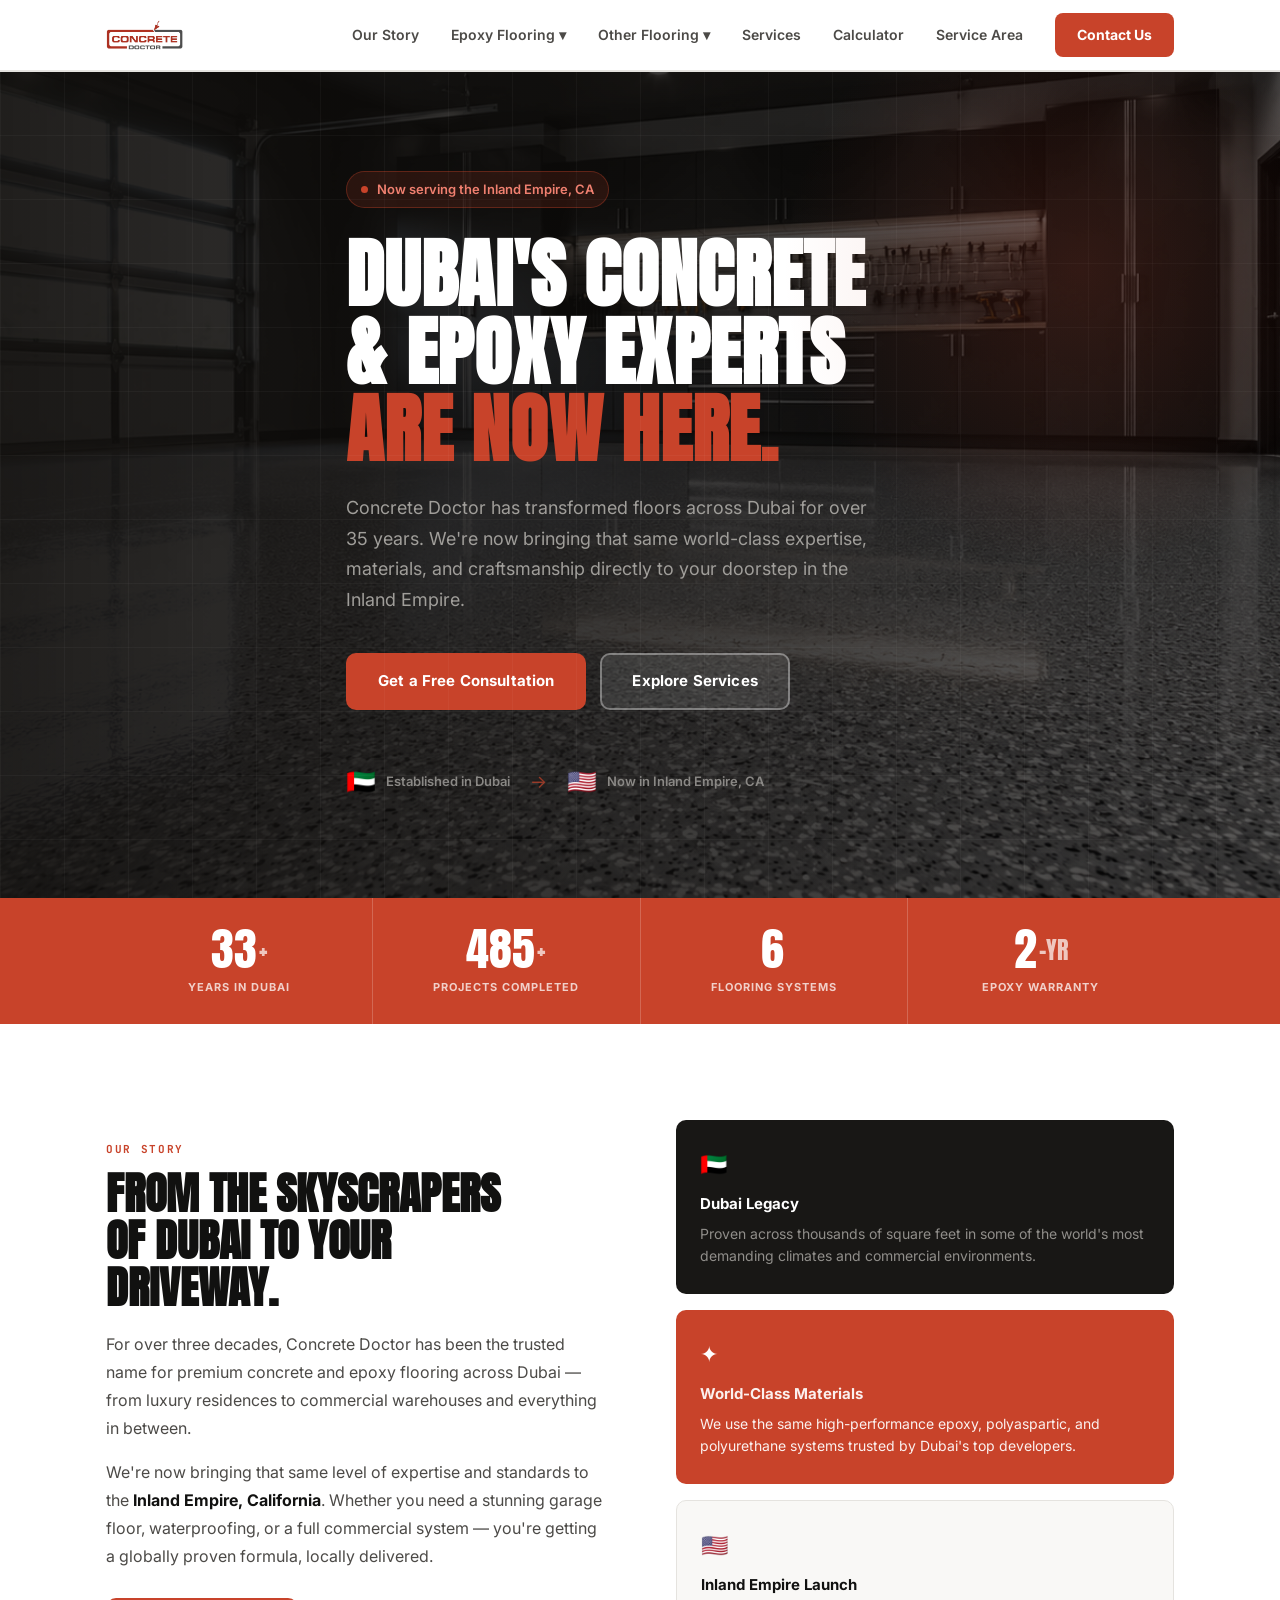
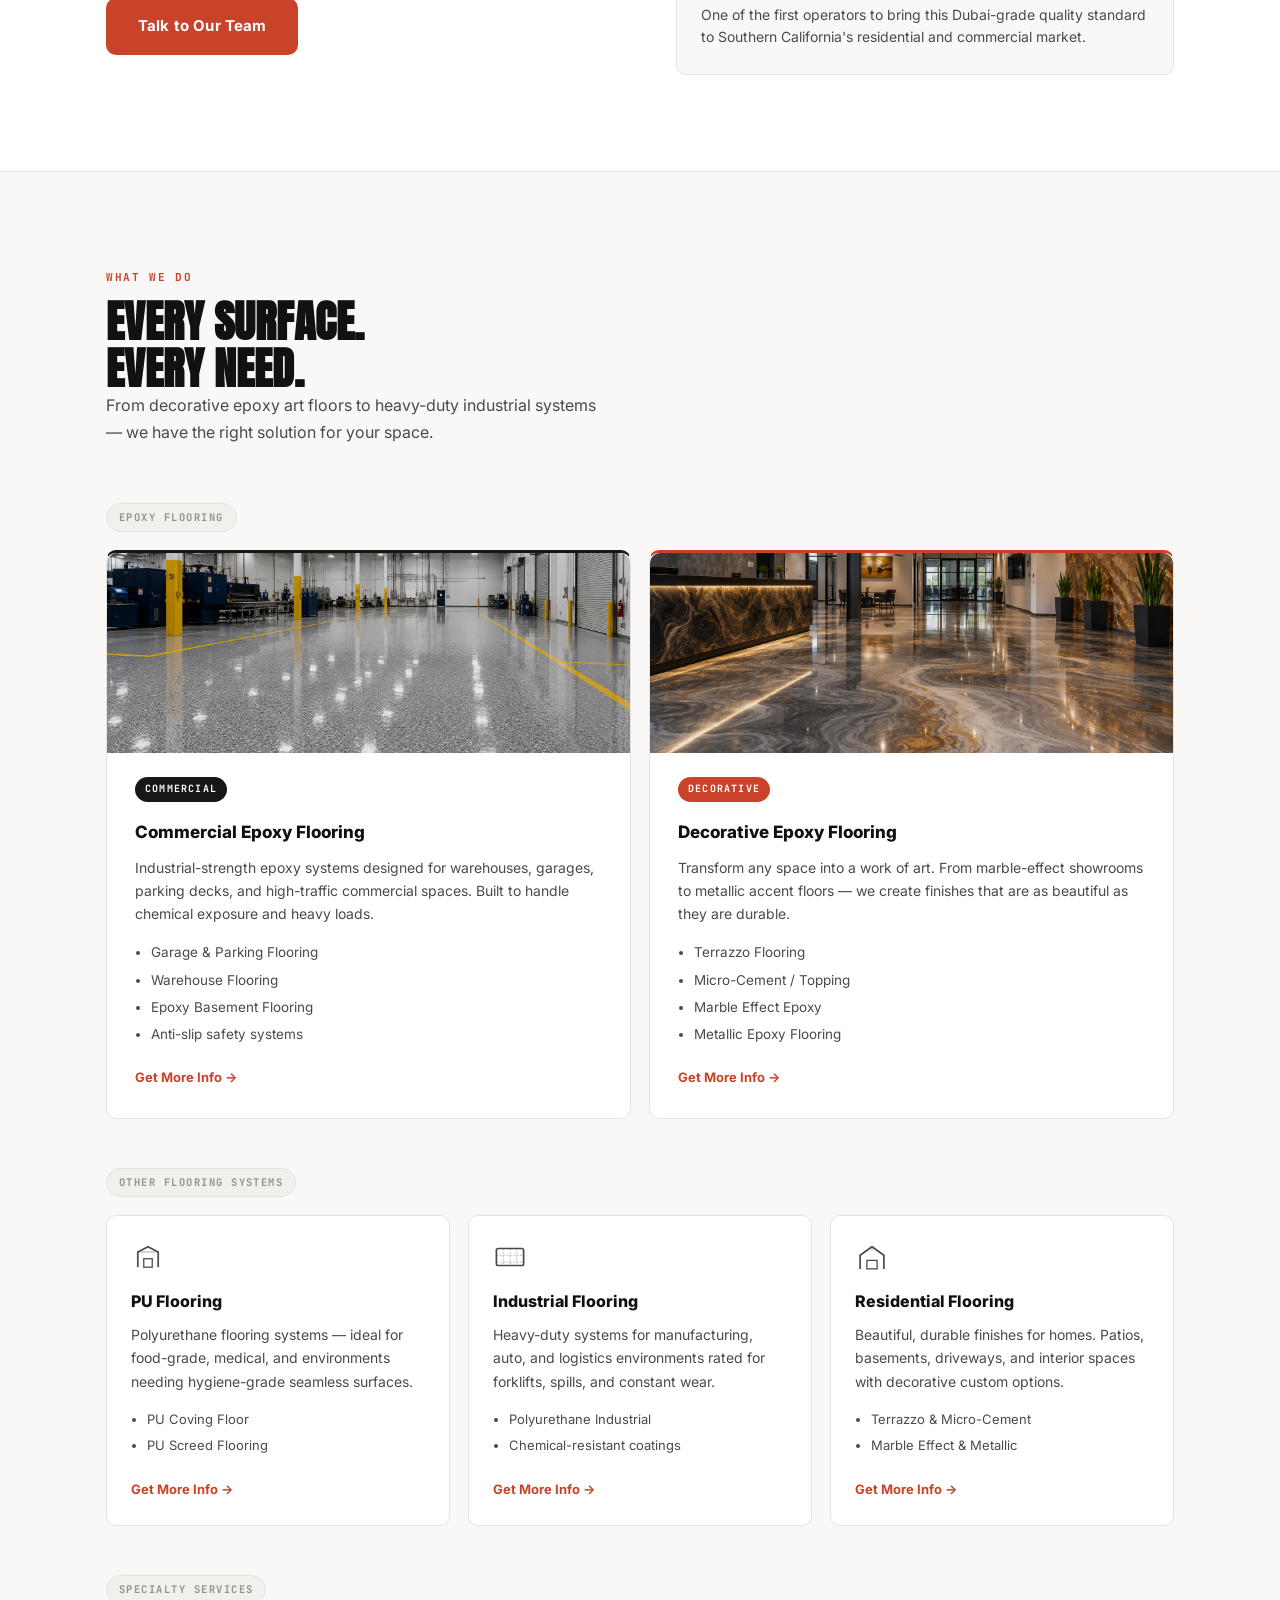
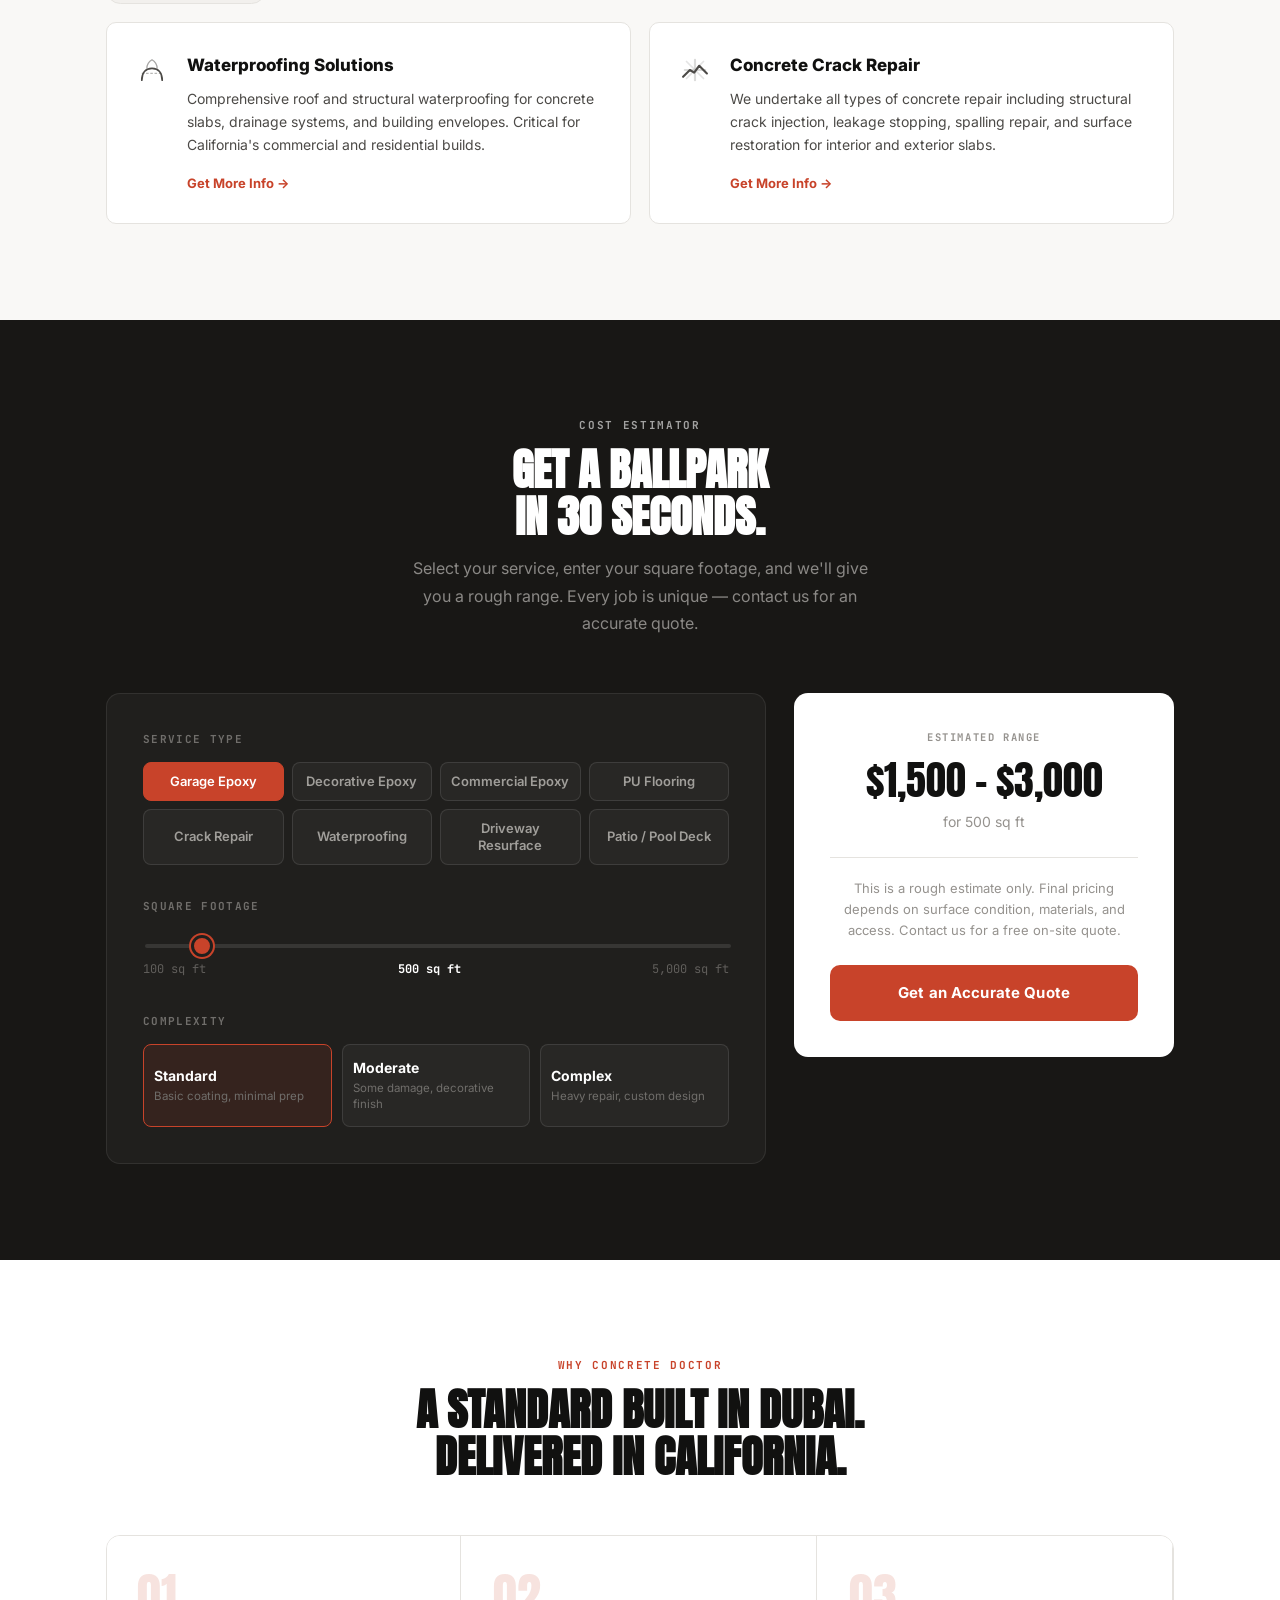
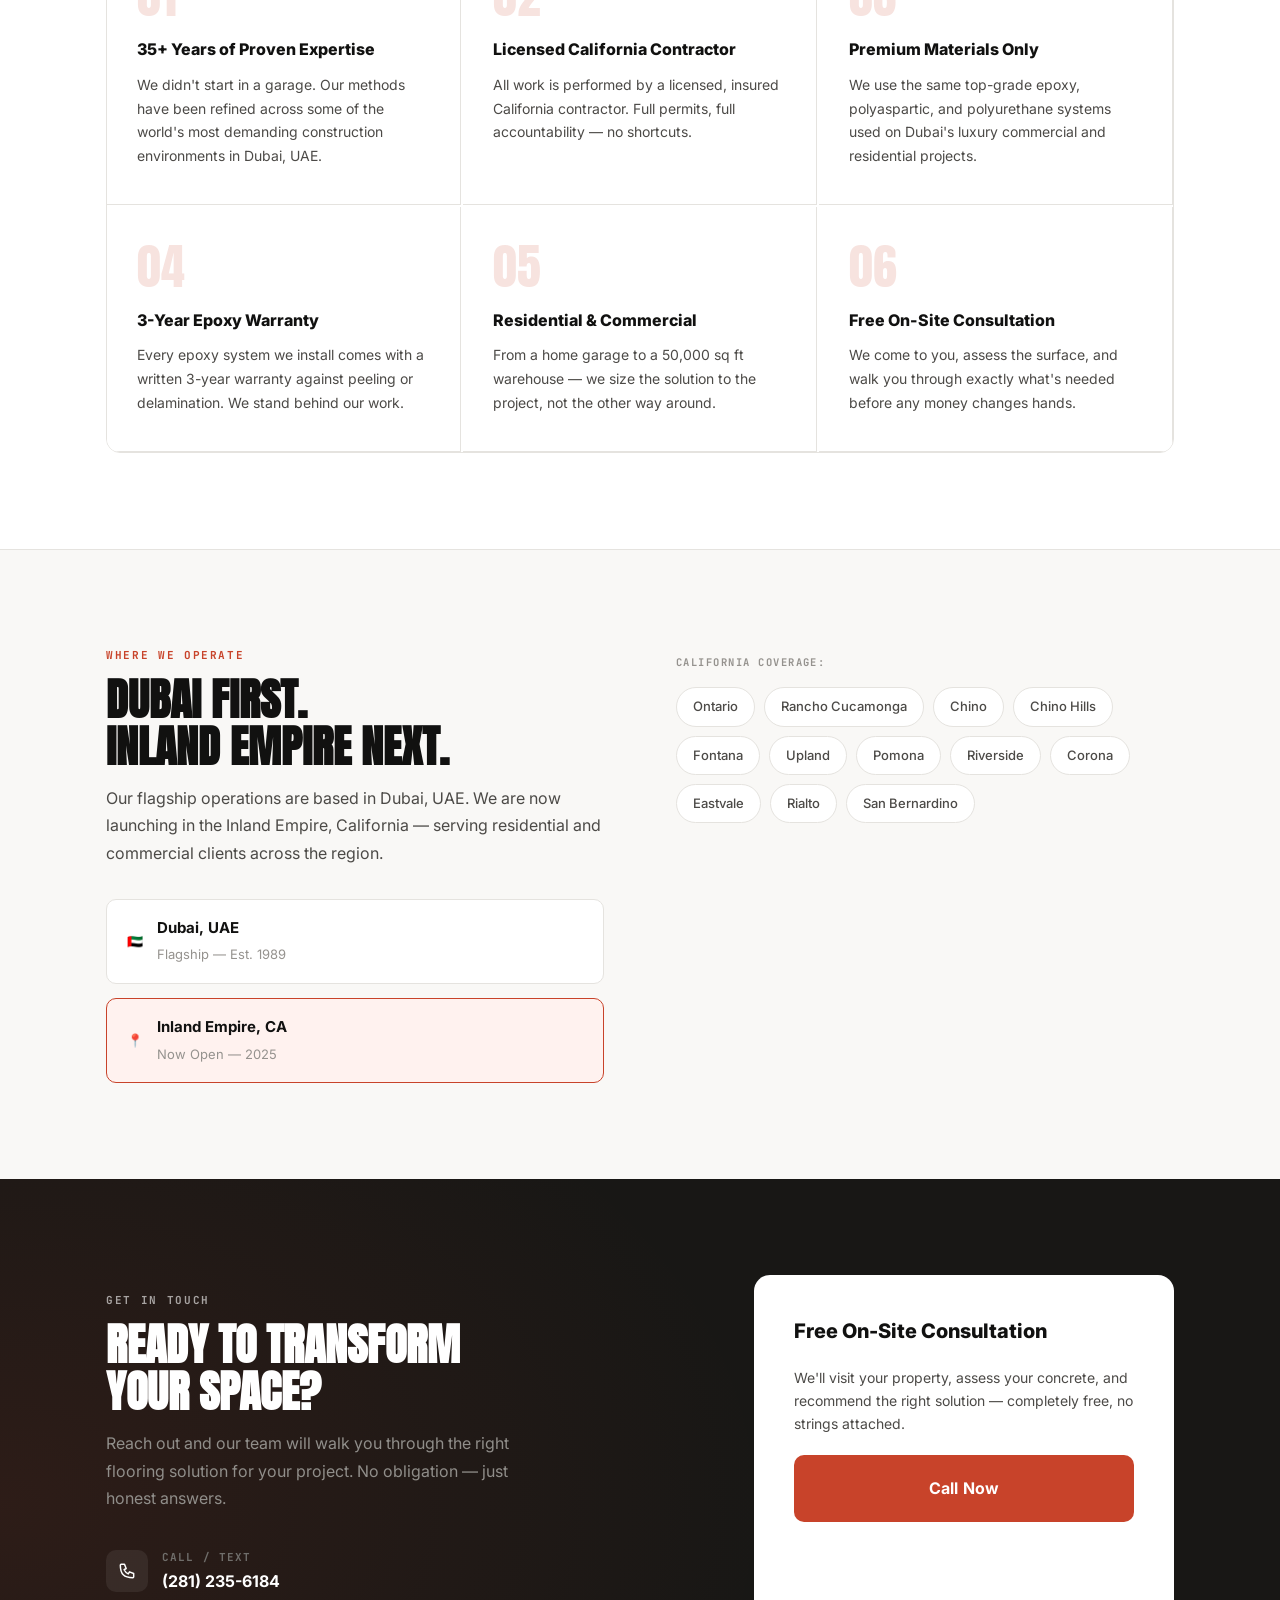
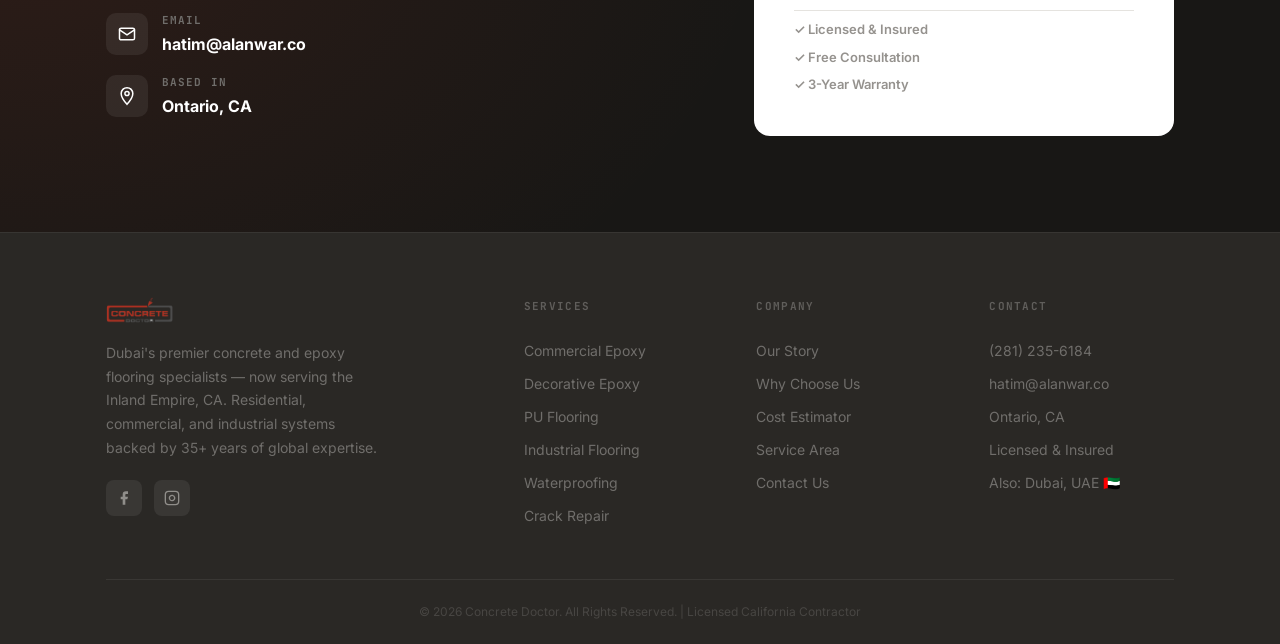
<file: index.html>
<!DOCTYPE html>
<html lang="en">
<head>
<meta charset="UTF-8">
<meta name="viewport" content="width=device-width, initial-scale=1.0">
<title>Concrete Doctor — Now in the Inland Empire, CA</title>
<meta name="description" content="Concrete Doctor brings Dubai's premier epoxy and concrete flooring expertise to the Inland Empire, CA. Garage epoxy, decorative floors, waterproofing, crack repair and more.">
<link rel="preconnect" href="https://fonts.googleapis.com">
<link rel="preconnect" href="https://fonts.gstatic.com" crossorigin>
<link href="https://fonts.googleapis.com/css2?family=Anton&family=Inter:wght@400;500;600;700;800&family=JetBrains+Mono:wght@500;700&display=swap" rel="stylesheet">
<link rel="stylesheet" href="styles.css">
</head>
<body>
<!-- PROMO POPUP -->
<div class="promo-overlay hidden" id="promoOverlay">
  <div class="promo-popup">
    <button class="promo-close" id="promoClose" aria-label="Close">✕</button>
    <div class="promo-flag">🇺🇸</div>
    <div class="promo-badge">LIMITED TIME OFFER</div>
    <h2 class="promo-title">July 4th Special</h2>
    <p class="promo-sub">Celebrate Independence Day with a fresh floor</p>
    <div class="promo-offers">
      <div class="promo-offer">
        <span class="offer-icon">🎯</span>
        <div>
          <strong>Free Consultation</strong>
          <span>On-site visit, no strings attached</span>
        </div>
      </div>
      <div class="promo-offer">
        <span class="offer-icon">🏷️</span>
        <div>
          <strong>15% Off Your Project</strong>
          <span>When you sign up before July 31st</span>
        </div>
      </div>
    </div>
    <div class="promo-form">
      <input type="text" class="promo-input" id="promoName" placeholder="Your Name">
      <input type="tel" class="promo-input" id="promoPhone" placeholder="Phone Number">
      <button class="promo-btn" id="promoSubmit">Claim My 15% Discount</button>
    </div>
    <p class="promo-fine">Offer valid on all new projects signed by July 31, 2025. Cannot be combined with other offers.</p>
  </div>
</div>
<!-- NAV -->
<header class="site-header" id="siteHeader">
  <div class="wrap header-inner">
    <a href="#top" class="brand">
      <img src="concrete-logo-300x117.png" alt="Concrete Doctor" class="brand-logo">
    </a>
    <nav class="main-nav" id="mainNav">
  <a href="#story">Our Story</a>
  <div class="nav-dropdown">
    <a href="#services" class="nav-parent">Epoxy Flooring ▾</a>
    <div class="dropdown-menu">
      <a href="commercial-flooring.html">Commercial Flooring</a>
      <a href="decorative-flooring.html">Decorative Flooring</a>
    </div>
  </div>
  <div class="nav-dropdown">
    <a href="#services" class="nav-parent">Other Flooring ▾</a>
    <div class="dropdown-menu">
      <a href="pu-flooring.html">PU Flooring</a>
      <a href="industrial.html">Industrial</a>
      <a href="residential-flooring.html">Residential Flooring</a>
    </div>
  </div>
  <a href="#services">Services</a>
  <a href="#calculator">Calculator</a>
  <a href="#area">Service Area</a>
  <a href="#contact" class="nav-cta">Contact Us</a>
</nav>
    <button class="nav-toggle" id="navToggle" aria-label="Toggle menu" aria-expanded="false">
      <span></span><span></span><span></span>
    </button>
  </div>
</header>

<!-- HERO -->
<section class="hero" id="top">
  <div class="hero-bg" aria-hidden="true">
    <div class="hero-kenburns">
        <img src="garage1.png" alt="" class="kb-img">
    </div>
    <div class="hero-overlay-dark"></div>
    <div class="hero-grid"></div>
    <div class="hero-glow"></div>
</div>
  <div class="wrap hero-inner">
    <div class="hero-badge">
      <span class="badge-dot"></span>
      <span>Now serving the Inland Empire, CA</span>
    </div>
    <h1 class="hero-title">
      Dubai's Concrete<br>&amp; Epoxy Experts<br>
      <span class="hero-title-accent">Are now Here.</span>
    </h1>
    <p class="hero-sub">
      Concrete Doctor has transformed floors across Dubai for over 35 years.
      We're now bringing that same world-class expertise, materials, and craftsmanship
      directly to your doorstep in the Inland Empire.
    </p>
    <div class="hero-actions">
      <a href="#contact" class="btn btn-primary">Get a Free Consultation</a>
      <a href="#services" class="btn btn-ghost">Explore Services</a>
    </div>
    <div class="hero-flags">
      <div class="flag-item">
        <span class="flag">🇦🇪</span>
        <span class="flag-label">Established in Dubai</span>
      </div>
      <div class="flag-arrow">→</div>
      <div class="flag-item">
        <span class="flag">🇺🇸</span>
        <span class="flag-label">Now in Inland Empire, CA</span>
      </div>
    </div>
  </div>
</section>

<!-- STATS -->
<div class="stats-bar">
  <div class="wrap stats-inner">
    <div class="stat">
      <div class="stat-top"><span class="stat-num" data-target="35">0</span><span class="stat-suffix">+</span></div>
      <span class="stat-label">Years in Dubai</span>
    </div>
    <div class="stat-divider"></div>
    <div class="stat">
      <div class="stat-top"><span class="stat-num" data-target="500">0</span><span class="stat-suffix">+</span></div>
      <span class="stat-label">Projects Completed</span>
    </div>
    <div class="stat-divider"></div>
    <div class="stat">
      <div class="stat-top"><span class="stat-num" data-target="7">0</span><span class="stat-suffix"></span></div>
      <span class="stat-label">Flooring Systems</span>
    </div>
    <div class="stat-divider"></div>
    <div class="stat">
      <div class="stat-top"><span class="stat-num" data-target="3">0</span><span class="stat-suffix">-YR</span></div>
      <span class="stat-label">Epoxy Warranty</span>
    </div>
  </div>
</div>

<!-- STORY SECTION -->
<section class="story" id="story">
  <div class="wrap story-inner">
    <div class="story-text">
      <p class="section-eyebrow">OUR STORY</p>
      <h2 class="section-title">From the Skyscrapers<br>of Dubai to Your<br>Driveway.</h2>
      <p class="story-body">For over three decades, Concrete Doctor has been the trusted name for premium concrete and epoxy flooring across Dubai — from luxury residences to commercial warehouses and everything in between.</p>
      <p class="story-body">We're now bringing that same level of expertise and standards to the <strong>Inland Empire, California</strong>. Whether you need a stunning garage floor, waterproofing, or a full commercial system — you're getting a globally proven formula, locally delivered.</p>
      <a href="#contact" class="btn btn-primary">Talk to Our Team</a>
    </div>
    <div class="story-cards">
      <div class="story-card story-card--dark">
        <div class="sc-icon">🇦🇪</div>
        <h4>Dubai Legacy</h4>
        <p>Proven across thousands of square feet in some of the world's most demanding climates and commercial environments.</p>
      </div>
      <div class="story-card story-card--accent">
        <div class="sc-icon">✦</div>
        <h4>World-Class Materials</h4>
        <p>We use the same high-performance epoxy, polyaspartic, and polyurethane systems trusted by Dubai's top developers.</p>
      </div>
      <div class="story-card story-card--light">
        <div class="sc-icon">🇺🇸</div>
        <h4>Inland Empire Launch</h4>
        <p>One of the first operators to bring this Dubai-grade quality standard to Southern California's residential and commercial market.</p>
      </div>
    </div>
  </div>
</section>

<!-- SERVICES -->
<section class="services" id="services">
  <div class="wrap">
    <div class="section-head">
      <p class="section-eyebrow">WHAT WE DO</p>
      <h2 class="section-title">Every Surface.<br>Every Need.</h2>
      <p class="section-sub">From decorative epoxy art floors to heavy-duty industrial systems — we have the right solution for your space.</p>
    </div>

    <!-- EPOXY FLOORING -->
  <div class="service-group">
  <div class="service-group-label">
    <span class="group-tag">EPOXY FLOORING</span>
  </div>
  <div class="service-cards-row">

    <div class="svc-card svc-card--primary">
      <div class="svc-card-img">
        <img src="commercial_flooring.png" alt="Commercial Epoxy Flooring">
      </div>
      <div class="svc-card-top">
        <span class="svc-tag">Commercial</span>
      </div>
      <h3>Commercial Epoxy Flooring</h3>
      <p>Industrial-strength epoxy systems designed for warehouses, garages, parking decks, and high-traffic commercial spaces. Built to handle chemical exposure and heavy loads.</p>
      <ul class="svc-list">
        <li>Garage & Parking Flooring</li>
        <li>Warehouse Flooring</li>
        <li>Epoxy Basement Flooring</li>
        <li>Anti-slip safety systems</li>
      </ul>
      <a href="#contact" class="svc-link">Get More Info →</a>
    </div>

    <div class="svc-card svc-card--secondary">
      <div class="svc-card-img">
        <img src="decorative_flooring.png" alt="Decorative Epoxy Flooring">
      </div>
      <div class="svc-card-top">
        <span class="svc-tag svc-tag--warm">Decorative</span>
      </div>
      <h3>Decorative Epoxy Flooring</h3>
      <p>Transform any space into a work of art. From marble-effect showrooms to metallic accent floors — we create finishes that are as beautiful as they are durable.</p>
      <ul class="svc-list">
        <li>Terrazzo Flooring</li>
        <li>Micro-Cement / Topping</li>
        <li>Marble Effect Epoxy</li>
        <li>Metallic Epoxy Flooring</li>
      </ul>
      <a href="#contact" class="svc-link">Get More Info →</a>
    </div>

  </div>
</div>
    <!-- OTHER FLOORING -->
    <div class="service-group">
      <div class="service-group-label">
        <span class="group-tag">OTHER FLOORING SYSTEMS</span>
      </div>
      <div class="service-cards-row three-col">
        <div class="svc-card svc-card--sm">
          <div class="svc-icon svc-icon--sm">
            <svg viewBox="0 0 40 40" fill="none"><path d="M8 32V14l12-6 12 6v18" stroke="currentColor" stroke-width="2" stroke-linejoin="round"/><rect x="15" y="22" width="10" height="10" stroke="currentColor" stroke-width="1.5"/><path d="M8 14h24" stroke="currentColor" stroke-width="1.5" opacity="0.4"/></svg>
          </div>
          <h3>PU Flooring</h3>
          <p>Polyurethane flooring systems — ideal for food-grade, medical, and environments needing hygiene-grade seamless surfaces.</p>
          <ul class="svc-list svc-list--sm">
            <li>PU Coving Floor</li>
            <li>PU Screed Flooring</li>
          </ul>
          <a href="#contact" class="svc-link">Get More Info →</a>
        </div>
        <div class="svc-card svc-card--sm">
          <div class="svc-icon svc-icon--sm">
            <svg viewBox="0 0 40 40" fill="none"><rect x="4" y="10" width="32" height="20" rx="2" stroke="currentColor" stroke-width="2"/><path d="M4 18h32M4 26h32M12 10v20M20 10v20M28 10v20" stroke="currentColor" stroke-width="1.2" stroke-dasharray="2 2" opacity="0.4"/></svg>
          </div>
          <h3>Industrial Flooring</h3>
          <p>Heavy-duty systems for manufacturing, auto, and logistics environments rated for forklifts, spills, and constant wear.</p>
          <ul class="svc-list svc-list--sm">
            <li>Polyurethane Industrial</li>
            <li>Chemical-resistant coatings</li>
          </ul>
          <a href="#contact" class="svc-link">Get More Info →</a>
        </div>
        <div class="svc-card svc-card--sm">
          <div class="svc-icon svc-icon--sm">
            <svg viewBox="0 0 40 40" fill="none"><path d="M6 34V18L20 8l14 10v16" stroke="currentColor" stroke-width="2" stroke-linejoin="round"/><rect x="14" y="24" width="12" height="10" stroke="currentColor" stroke-width="1.5"/><path d="M20 8v4" stroke="currentColor" stroke-width="1.5" stroke-linecap="round" opacity="0.4"/></svg>
          </div>
          <h3>Residential Flooring</h3>
          <p>Beautiful, durable finishes for homes. Patios, basements, driveways, and interior spaces with decorative custom options.</p>
          <ul class="svc-list svc-list--sm">
            <li>Terrazzo & Micro-Cement</li>
            <li>Marble Effect & Metallic</li>
          </ul>
          <a href="#contact" class="svc-link">Get More Info →</a>
        </div>
      </div>
    </div>

    <!-- SPECIALTY SERVICES -->
    <div class="service-group">
      <div class="service-group-label">
        <span class="group-tag">SPECIALTY SERVICES</span>
      </div>
      <div class="service-cards-row two-col">
        <div class="svc-card svc-specialty">
          <div class="spec-left">
            <div class="svc-icon svc-icon--sm">
              <svg viewBox="0 0 40 40" fill="none"><path d="M8 32c0-8 4-14 12-14s12 6 12 14" stroke="currentColor" stroke-width="2" stroke-linecap="round"/><path d="M14 18c0-4 2.7-8 6-10M26 18c0-4-2.7-8-6-10" stroke="currentColor" stroke-width="1.5" stroke-linecap="round" opacity="0.5"/><path d="M8 24h24" stroke="currentColor" stroke-width="1.5" stroke-dasharray="3 2" opacity="0.4"/></svg>
            </div>
            <div>
              <h3>Waterproofing Solutions</h3>
              <p>Comprehensive roof and structural waterproofing for concrete slabs, drainage systems, and building envelopes. Critical for California's commercial and residential builds.</p>
              <a href="#contact" class="svc-link">Get More Info →</a>
            </div>
          </div>
        </div>
        <div class="svc-card svc-specialty">
          <div class="spec-left">
            <div class="svc-icon svc-icon--sm">
              <svg viewBox="0 0 40 40" fill="none"><path d="M8 20h24M20 8v24" stroke="currentColor" stroke-width="2.5" stroke-linecap="round" opacity="0.2"/><path d="M10 30L30 10M10 10l20 20" stroke="currentColor" stroke-width="2" stroke-linecap="round" opacity="0.15"/><path d="M6 28l8-8 5 3 6-8 9 9" stroke="currentColor" stroke-width="2.5" stroke-linecap="round" stroke-linejoin="round"/></svg>
            </div>
            <div>
              <h3>Concrete Crack Repair</h3>
              <p>We undertake all types of concrete repair including structural crack injection, leakage stopping, spalling repair, and surface restoration for interior and exterior slabs.</p>
              <a href="#contact" class="svc-link">Get More Info →</a>
            </div>
          </div>
        </div>
      </div>
    </div>
  </div>
</section>

<!-- COST CALCULATOR -->
<section class="calculator-section" id="calculator">
  <div class="wrap">
    <div class="calc-wrapper">
      <div class="calc-header">
        <p class="section-eyebrow light-eye">COST ESTIMATOR</p>
        <h2 class="section-title light-title">Get a Ballpark<br>in 30 Seconds.</h2>
        <p class="calc-sub">Select your service, enter your square footage, and we'll give you a rough range. Every job is unique — contact us for an accurate quote.</p>
      </div>

      <div class="calc-body">
        <div class="calc-form">
          <div class="calc-field">
            <label class="calc-label">Service Type</label>
            <div class="calc-options" id="serviceOptions">
              <button class="calc-option active" data-service="garage-epoxy" data-low="3" data-high="6">Garage Epoxy</button>
              <button class="calc-option" data-service="decorative-epoxy" data-low="5" data-high="12">Decorative Epoxy</button>
              <button class="calc-option" data-service="commercial-epoxy" data-low="3" data-high="8">Commercial Epoxy</button>
              <button class="calc-option" data-service="pu-flooring" data-low="4" data-high="9">PU Flooring</button>
              <button class="calc-option" data-service="crack-repair" data-low="150" data-high="500" data-unit="per crack">Crack Repair</button>
              <button class="calc-option" data-service="waterproofing" data-low="3" data-high="7">Waterproofing</button>
              <button class="calc-option" data-service="driveway" data-low="2" data-high="7">Driveway Resurface</button>
              <button class="calc-option" data-service="patio" data-low="2" data-high="5">Patio / Pool Deck</button>
            </div>
          </div>

          <div class="calc-field" id="sqftField">
            <label class="calc-label">Square Footage</label>
            <div class="calc-slider-wrap">
              <input type="range" class="calc-slider" id="sqftSlider" min="100" max="5000" value="500" step="50">
              <div class="slider-labels">
                <span>100 sq ft</span>
                <span id="sqftDisplay">500 sq ft</span>
                <span>5,000 sq ft</span>
              </div>
            </div>
          </div>

          <div class="calc-field" id="crackField" style="display:none">
            <label class="calc-label">Number of Cracks</label>
            <div class="calc-slider-wrap">
              <input type="range" class="calc-slider" id="crackSlider" min="1" max="20" value="3" step="1">
              <div class="slider-labels">
                <span>1 crack</span>
                <span id="crackDisplay">3 cracks</span>
                <span>20 cracks</span>
              </div>
            </div>
          </div>

          <div class="calc-field">
            <label class="calc-label">Complexity</label>
            <div class="calc-complexity">
              <button class="cmplx-btn active" data-mult="1.0">
                <span class="cmplx-title">Standard</span>
                <span class="cmplx-desc">Basic coating, minimal prep</span>
              </button>
              <button class="cmplx-btn" data-mult="1.25">
                <span class="cmplx-title">Moderate</span>
                <span class="cmplx-desc">Some damage, decorative finish</span>
              </button>
              <button class="cmplx-btn" data-mult="1.6">
                <span class="cmplx-title">Complex</span>
                <span class="cmplx-desc">Heavy repair, custom design</span>
              </button>
            </div>
          </div>
        </div>

        <div class="calc-result" id="calcResult">
          <div class="result-label">Estimated Range</div>
          <div class="result-range" id="resultRange">$1,500 – $3,000</div>
          <div class="result-unit" id="resultUnit">for 500 sq ft</div>
          <div class="result-divider"></div>
          <div class="result-note">This is a rough estimate only. Final pricing depends on surface condition, materials, and access. Contact us for a free on-site quote.</div>
          <a href="#contact" class="btn btn-primary result-cta">Get an Accurate Quote</a>
        </div>
      </div>
    </div>
  </div>
</section>

<!-- WHY US -->
<section class="why-us" id="why-us">
  <div class="wrap">
    <div class="section-head centered">
      <p class="section-eyebrow">WHY CONCRETE DOCTOR</p>
      <h2 class="section-title">A Standard Built in Dubai.<br>Delivered in California.</h2>
    </div>
    <div class="why-grid">
      <div class="why-card">
        <div class="why-num">01</div>
        <h4>35+ Years of Proven Expertise</h4>
        <p>We didn't start in a garage. Our methods have been refined across some of the world's most demanding construction environments in Dubai, UAE.</p>
      </div>
      <div class="why-card">
        <div class="why-num">02</div>
        <h4>Licensed California Contractor</h4>
        <p>All work is performed by a licensed, insured California contractor. Full permits, full accountability — no shortcuts.</p>
      </div>
      <div class="why-card">
        <div class="why-num">03</div>
        <h4>Premium Materials Only</h4>
        <p>We use the same top-grade epoxy, polyaspartic, and polyurethane systems used on Dubai's luxury commercial and residential projects.</p>
      </div>
      <div class="why-card">
        <div class="why-num">04</div>
        <h4>3-Year Epoxy Warranty</h4>
        <p>Every epoxy system we install comes with a written 3-year warranty against peeling or delamination. We stand behind our work.</p>
      </div>
      <div class="why-card">
        <div class="why-num">05</div>
        <h4>Residential & Commercial</h4>
        <p>From a home garage to a 50,000 sq ft warehouse — we size the solution to the project, not the other way around.</p>
      </div>
      <div class="why-card">
        <div class="why-num">06</div>
        <h4>Free On-Site Consultation</h4>
        <p>We come to you, assess the surface, and walk you through exactly what's needed before any money changes hands.</p>
      </div>
    </div>
  </div>
</section>

<!-- SERVICE AREA -->
<section class="area" id="area">
  <div class="wrap area-inner">
    <div class="area-text">
      <p class="section-eyebrow">WHERE WE OPERATE</p>
      <h2 class="section-title">Dubai First.<br>Inland Empire Next.</h2>
      <p class="section-sub">Our flagship operations are based in Dubai, UAE. We are now launching in the Inland Empire, California — serving residential and commercial clients across the region.</p>
      <div class="area-locations">
        <div class="area-loc">
          <span class="loc-flag">🇦🇪</span>
          <div>
            <strong>Dubai, UAE</strong>
            <span>Flagship — Est. 1989</span>
          </div>
        </div>
        <div class="area-loc area-loc--new">
          <span class="loc-flag">📍</span>
          <div>
            <strong>Inland Empire, CA</strong>
            <span>Now Open — 2025</span>
          </div>
        </div>
      </div>
    </div>
    <div class="area-tags-wrap">
      <p class="area-tags-label">California Coverage:</p>
      <div class="area-tags">
        <span>Ontario</span><span>Rancho Cucamonga</span><span>Chino</span>
        <span>Chino Hills</span><span>Fontana</span><span>Upland</span>
        <span>Pomona</span><span>Riverside</span><span>Corona</span>
        <span>Eastvale</span><span>Rialto</span><span>San Bernardino</span>
      </div>
    </div>
  </div>
</section>

<!-- CONTACT -->
<section class="contact" id="contact">
  <div class="contact-bg" aria-hidden="true"></div>
  <div class="wrap contact-inner">
    <div class="contact-text">
      <p class="section-eyebrow light-eye">GET IN TOUCH</p>
      <h2 class="section-title light-title">Ready to Transform<br>Your Space?</h2>
      <p class="contact-sub">Reach out and our team will walk you through the right flooring solution for your project. No obligation — just honest answers.</p>
      <div class="contact-items">
        <a href="tel:+12812356184" class="contact-item">
          <div class="ci-icon">
            <svg viewBox="0 0 24 24" fill="none"><path d="M5 4h4l2 5-2.5 1.5c1.1 2.1 2.9 3.9 5 5L15 13l5 2v4c0 .6-.4 1-1 1C8.4 20 4 15.6 4 5c0-.6.4-1 1-1z" stroke="currentColor" stroke-width="1.8" stroke-linejoin="round"/></svg>
          </div>
          <div><span class="ci-label">Call / Text</span><span class="ci-val">(281) 235-6184</span></div>
        </a>
        <a href="mailto:hatim@alanwar.co" class="contact-item">
          <div class="ci-icon">
            <svg viewBox="0 0 24 24" fill="none"><rect x="3" y="5" width="18" height="14" rx="2" stroke="currentColor" stroke-width="1.8"/><path d="M3 7l9 6 9-6" stroke="currentColor" stroke-width="1.8" stroke-linecap="round"/></svg>
          </div>
          <div><span class="ci-label">Email</span><span class="ci-val">hatim@alanwar.co</span></div>
        </a>
        <div class="contact-item">
          <div class="ci-icon">
            <svg viewBox="0 0 24 24" fill="none"><path d="M12 2C8.13 2 5 5.13 5 9c0 5.25 7 13 7 13s7-7.75 7-13c0-3.87-3.13-7-7-7z" stroke="currentColor" stroke-width="1.8"/><circle cx="12" cy="9" r="2.5" stroke="currentColor" stroke-width="1.8"/></svg>
          </div>
          <div><span class="ci-label">Based In</span><span class="ci-val">Ontario, CA</span></div>
        </div>
      </div>
    </div>
    <div class="contact-cta-box">
      <h3>Free On-Site Consultation</h3>
      <p>We'll visit your property, assess your concrete, and recommend the right solution — completely free, no strings attached.</p>
      <a href="tel:+12812356184" class="btn btn-primary btn-large">Call Now</a>
      <a href="mailto:hatim@alanwar.co" class="btn btn-outline-dark">Send an Email</a>
      <div class="cta-box-trust">
        <span>✓ Licensed & Insured</span>
        <span>✓ Free Consultation</span>
        <span>✓ 3-Year Warranty</span>
      </div>
    </div>
  </div>
</section>

<!-- FOOTER -->
<footer class="site-footer">
  <div class="wrap footer-inner">
    <div class="footer-top">
      <div class="footer-brand">
        <img src="concrete-logo-300x117.png" alt="Concrete Doctor" class="footer-logo">
        <p>Dubai's premier concrete and epoxy flooring specialists — now serving the Inland Empire, CA. Residential, commercial, and industrial systems backed by 35+ years of global expertise.</p>
        <div class="footer-socials">
          <a href="#" aria-label="Facebook">
            <svg viewBox="0 0 24 24" fill="currentColor"><path d="M18 2h-3a5 5 0 0 0-5 5v3H7v4h3v8h4v-8h3l1-4h-4V7a1 1 0 0 1 1-1h3z"/></svg>
          </a>
          <a href="#" aria-label="Instagram">
            <svg viewBox="0 0 24 24" fill="none" stroke="currentColor" stroke-width="2"><rect x="2" y="2" width="20" height="20" rx="5"/><path d="M16 11.37A4 4 0 1 1 12.63 8 4 4 0 0 1 16 11.37z"/><line x1="17.5" y1="6.5" x2="17.51" y2="6.5"/></svg>
          </a>
        </div>
      </div>
      <div class="footer-col">
        <h5>Services</h5>
        <a href="#services">Commercial Epoxy</a>
        <a href="#services">Decorative Epoxy</a>
        <a href="#services">PU Flooring</a>
        <a href="#services">Industrial Flooring</a>
        <a href="#services">Waterproofing</a>
        <a href="#services">Crack Repair</a>
      </div>
      <div class="footer-col">
        <h5>Company</h5>
        <a href="#story">Our Story</a>
        <a href="#why-us">Why Choose Us</a>
        <a href="#calculator">Cost Estimator</a>
        <a href="#area">Service Area</a>
        <a href="#contact">Contact Us</a>
      </div>
      <div class="footer-col">
        <h5>Contact</h5>
        <a href="tel:+12812356184">(281) 235-6184</a>
        <a href="mailto:hatim@alanwar.co">hatim@alanwar.co</a>
        <span>Ontario, CA</span>
        <span>Licensed &amp; Insured</span>
        <span>Also: Dubai, UAE 🇦🇪</span>
      </div>
    </div>
    <div class="footer-bottom">
      <p>© <span id="year"></span> Concrete Doctor. All Rights Reserved. | Licensed California Contractor</p>
    </div>
  </div>
</footer>

<script src="script.js"></script>
</body>
</html>
</file>
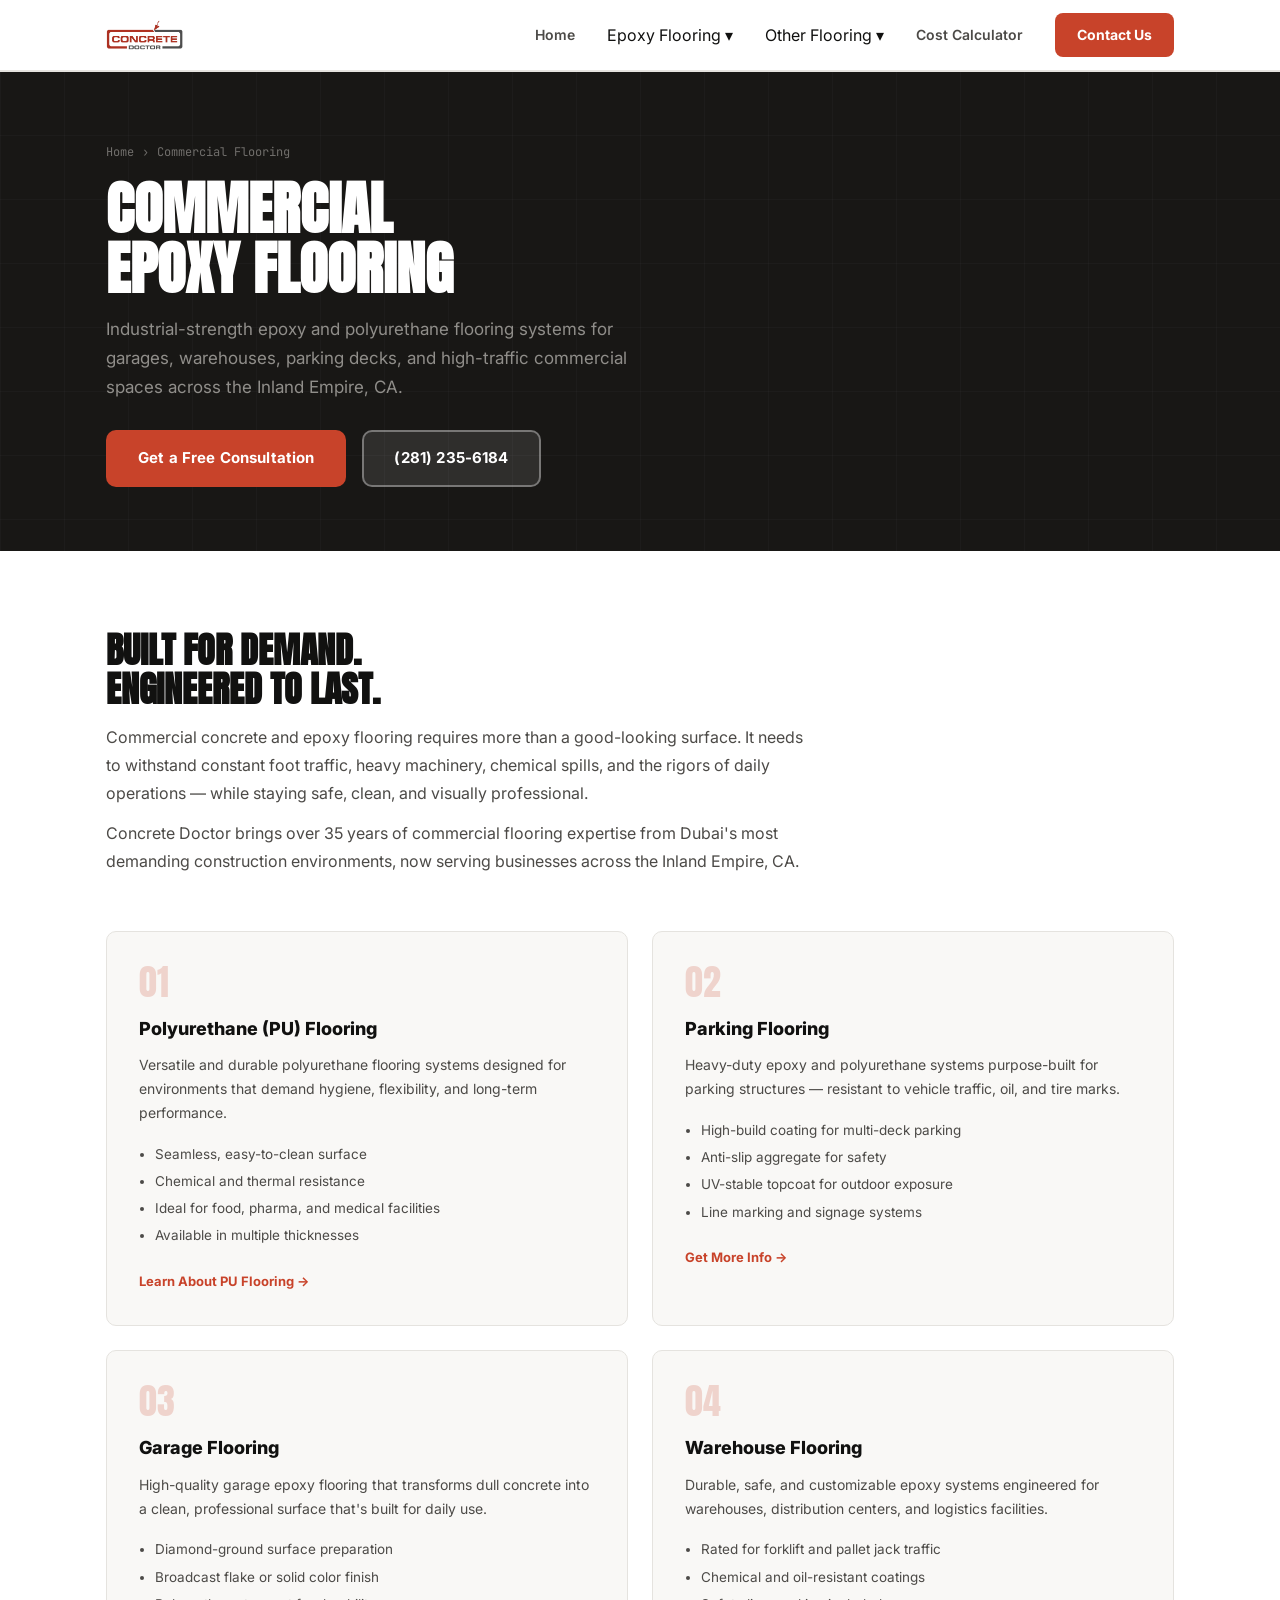
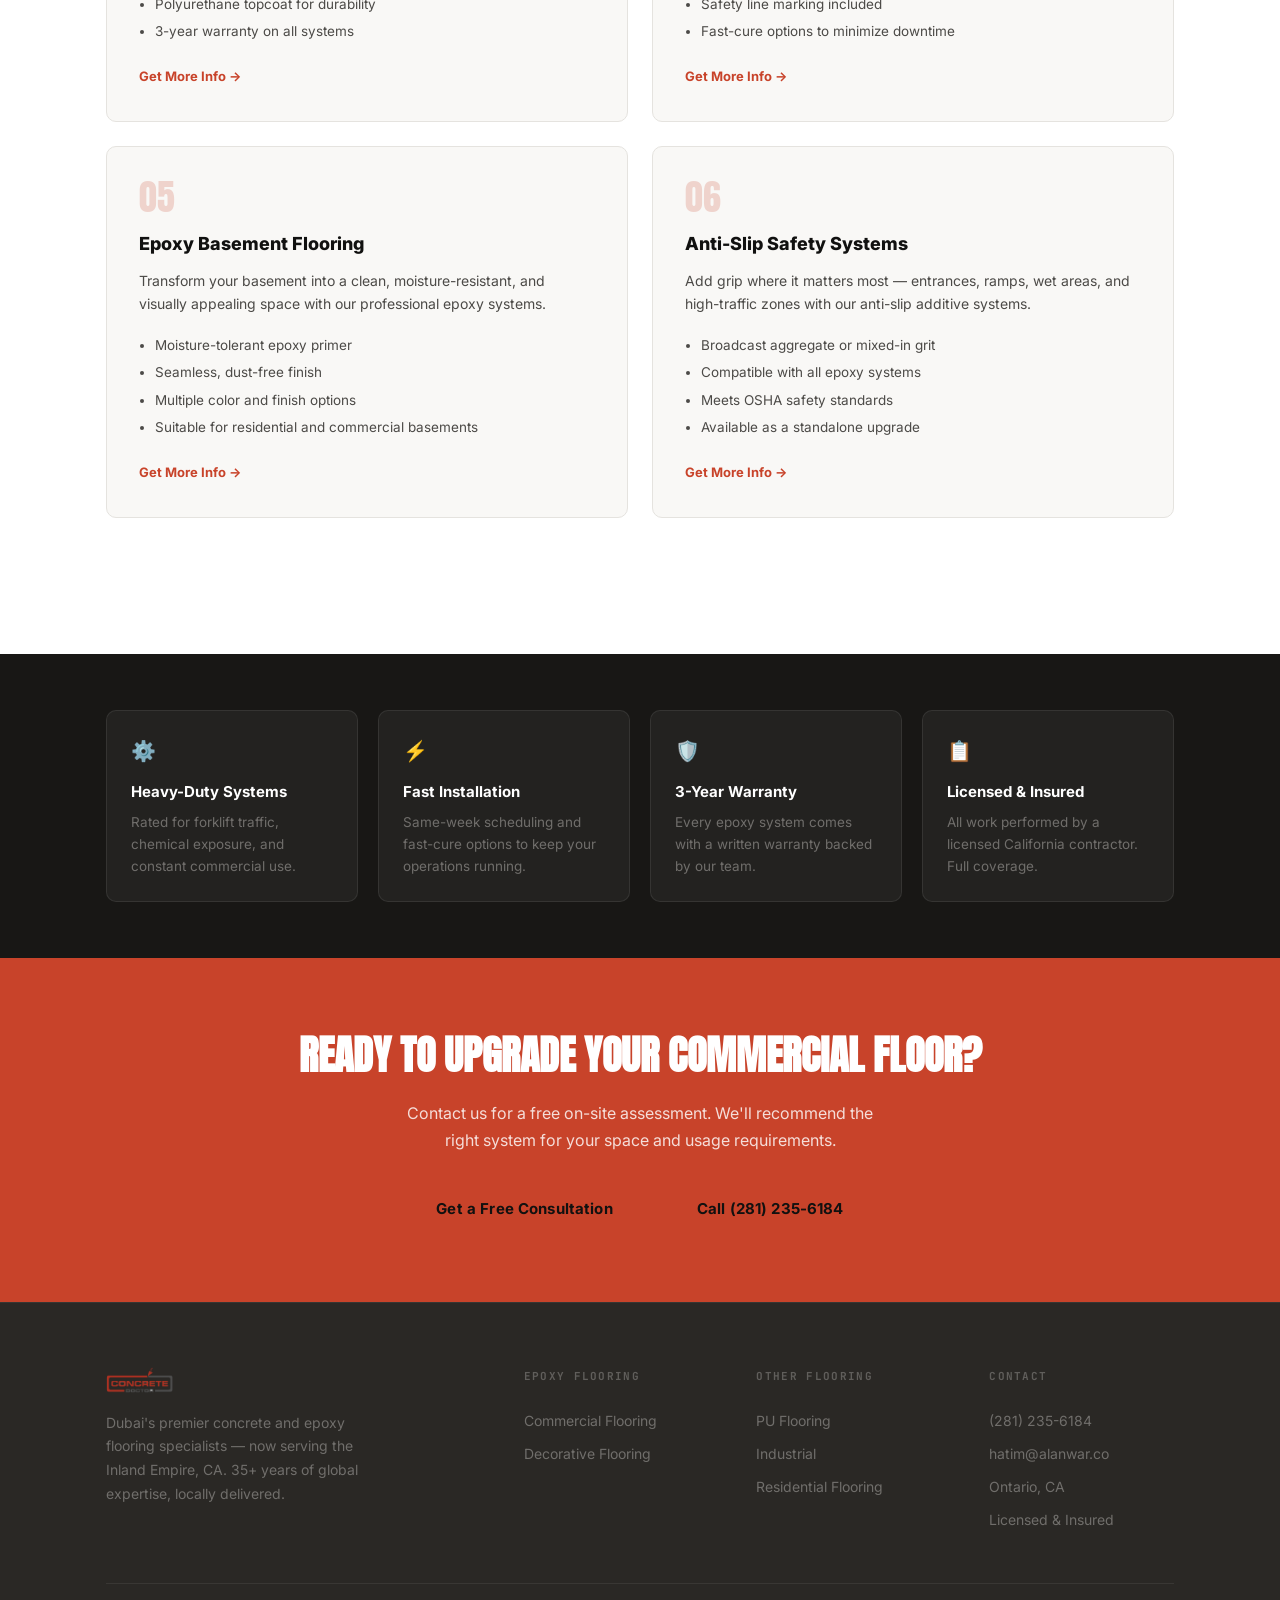
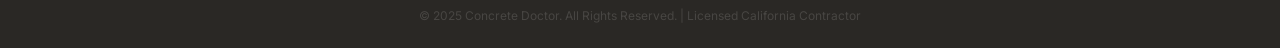
<file: commercial-flooring.html>
<!DOCTYPE html>
<html lang="en">
<head>
<meta charset="UTF-8">
<meta name="viewport" content="width=device-width, initial-scale=1.0">
<title>Commercial Flooring — Concrete Doctor | Inland Empire, CA</title>
<meta name="description" content="Industrial-strength epoxy and polyurethane flooring systems for garages, warehouses, parking decks, and high-traffic commercial spaces across the Inland Empire, CA.">
<link rel="preconnect" href="https://fonts.googleapis.com">
<link rel="preconnect" href="https://fonts.gstatic.com" crossorigin>
<link href="https://fonts.googleapis.com/css2?family=Anton&family=Inter:wght@400;500;600;700;800&family=JetBrains+Mono:wght@500;700&display=swap" rel="stylesheet">

<style>
/* ============================================================
   CONCRETE DOCTOR — Full Redesign
   ============================================================ */
:root {
  --white:       #ffffff;
  --off-white:   #f9f8f6;
  --light:       #f2f0ed;
  --border:      #e5e3df;
  --text:        #111110;
  --text-2:      #4c4a47;
  --text-3:      #95928e;
  --red:         #c8432a;
  --red-hover:   #b83a23;
  --red-bg:      #fff2ef;
  --dark:        #181715;
  --dark-2:      #201f1d;
  --dark-3:      #2a2825;

  --font-display: 'Anton', sans-serif;
  --font-body:    'Inter', -apple-system, sans-serif;
  --font-mono:    'JetBrains Mono', monospace;
  --wrap: 1140px;
  --r: 10px;
}

*, *::before, *::after { box-sizing: border-box; }
html { scroll-behavior: smooth; }
body { margin: 0; background: var(--white); color: var(--text); font-family: var(--font-body); line-height: 1.65; -webkit-font-smoothing: antialiased; }
img { max-width: 100%; display: block; }
a { color: inherit; text-decoration: none; }
p { margin: 0; }
h1,h2,h3,h4,h5 { margin: 0; }
.wrap { max-width: var(--wrap); margin: 0 auto; padding: 0 36px; }

/* ============================================================ BUTTONS */
.btn {
  display: inline-flex; align-items: center; justify-content: center;
  padding: 14px 30px; border-radius: var(--r);
  font-weight: 700; font-size: 15px; letter-spacing: 0.01em;
  transition: all 0.2s; cursor: pointer; border: 2px solid transparent;
  white-space: nowrap;
}
.btn-primary { background: var(--red); color: #fff; }
.btn-primary:hover { background: var(--red-hover); transform: translateY(-1px); box-shadow: 0 6px 20px rgba(200,67,42,0.35); }
.btn-ghost { background: rgba(255,255,255,0.1); color: #fff; border-color: rgba(255,255,255,0.35); }
.btn-ghost:hover { background: rgba(255,255,255,0.18); border-color: rgba(255,255,255,0.6); }
.btn-outline-dark { background: transparent; color: var(--white); border-color: rgba(255,255,255,0.4); }
.btn-outline-dark:hover { border-color: rgba(255,255,255,0.8); background: rgba(255,255,255,0.08); }
.btn-large { padding: 18px 40px; font-size: 16px; }

/* ============================================================ HEADER */
.site-header {
  position: sticky; top: 0; z-index: 200;
  background: rgba(255,255,255,0.97);
  backdrop-filter: blur(12px);
  border-bottom: 1px solid var(--border);
  box-shadow: 0 1px 0 var(--border);
}
.header-inner { display: flex; align-items: center; justify-content: space-between; height: 70px; }
.brand-logo { height: 30px; width: auto; }
.main-nav { display: flex; align-items: center; gap: 32px; }
.main-nav > a { font-size: 14px; font-weight: 600; color: var(--text-2); transition: color 0.18s; }
.main-nav > a:hover { color: var(--text); }
.nav-cta { background: var(--red) !important; color: #fff !important; padding: 10px 22px; border-radius: 8px; font-weight: 700 !important; font-size: 14px; transition: background 0.18s; }
.nav-cta:hover { background: var(--red-hover) !important; }
.nav-toggle { display: none; flex-direction: column; justify-content: center; gap: 5px; width: 36px; height: 36px; background: none; border: none; cursor: pointer; padding: 0; }
.nav-toggle span { display: block; height: 2px; background: var(--text); border-radius: 2px; transition: all 0.2s; }

/* ============================================================ HERO */
.hero {
  position: relative; overflow: hidden;
  background: var(--dark);
  padding: 100px 0 96px;
}
.hero-bg { position: absolute; inset: 0; pointer-events: none; }
.hero-grid {
  position: absolute; inset: 0;
  background-image:
    linear-gradient(rgba(255,255,255,0.03) 1px, transparent 1px),
    linear-gradient(90deg, rgba(255,255,255,0.03) 1px, transparent 1px);
  background-size: 64px 64px;
}
.hero-glow {
  position: absolute; top: -100px; right: -100px;
  width: 600px; height: 600px; border-radius: 50%;
  background: radial-gradient(circle, rgba(200,67,42,0.18) 0%, transparent 70%);
}
.hero-inner { position: relative; z-index: 1; max-width: 660px; }
.hero-badge {
  display: inline-flex; align-items: center; gap: 9px;
  background: rgba(200,67,42,0.15); border: 1px solid rgba(200,67,42,0.35);
  color: #f08070; padding: 7px 14px; border-radius: 100px;
  font-size: 13px; font-weight: 600; margin-bottom: 28px;
}
.badge-dot { width: 7px; height: 7px; background: var(--red); border-radius: 50%; animation: pulse 2s infinite; }
@keyframes pulse { 0%,100%{opacity:1;transform:scale(1)} 50%{opacity:0.6;transform:scale(1.3)} }
.hero-title { font-family: var(--font-display); font-size: clamp(42px, 6.5vw, 76px); line-height: 1.02; text-transform: uppercase; color: #fff; margin-bottom: 24px; letter-spacing: 0.01em; }
.hero-title-accent { color: var(--red); display: block; }
.hero-sub { font-size: 18px; color: #a09e9a; line-height: 1.7; margin-bottom: 38px; max-width: 540px; }
.hero-actions { display: flex; gap: 14px; flex-wrap: wrap; margin-bottom: 52px; }
.hero-flags { display: flex; align-items: center; gap: 20px; }
.flag-item { display: flex; align-items: center; gap: 10px; }
.flag { font-size: 24px; }
.flag-label { font-size: 13px; font-weight: 600; color: #8a8885; }
.flag-arrow { font-size: 18px; color: var(--red); opacity: 0.7; }

/* ============================================================ STATS */
.stats-bar { background: var(--red); }
.stats-inner { display: flex; align-items: stretch; }
.stat { flex: 1; display: flex; flex-direction: column; align-items: center; justify-content: center; padding: 28px 16px; gap: 6px; }
.stat-top { display: flex; align-items: flex-start; }
.stat-num { font-family: var(--font-display); font-size: 46px; color: #fff; line-height: 1; }
.stat-suffix { font-family: var(--font-display); font-size: 24px; color: rgba(255,255,255,0.7); margin-top: 5px; margin-left: 2px; }
.stat-label { font-size: 11px; font-weight: 700; color: rgba(255,255,255,0.75); text-transform: uppercase; letter-spacing: 0.09em; }
.stat-divider { width: 1px; background: rgba(255,255,255,0.2); align-self: stretch; }

/* ============================================================ SHARED SECTION */
section { padding: 96px 0; }
.section-eyebrow { font-family: var(--font-mono); font-size: 11px; font-weight: 700; letter-spacing: 0.15em; text-transform: uppercase; color: var(--red); margin-bottom: 12px; display: block; }
.section-eyebrow.light-eye { color: rgba(255,255,255,0.6); }
.section-title { font-family: var(--font-display); font-size: clamp(28px, 4vw, 44px); line-height: 1.06; text-transform: uppercase; color: var(--text); }
.section-title.light-title { color: #fff; }
.section-sub { font-size: 16px; color: var(--text-2); line-height: 1.7; max-width: 500px; }
.section-head { margin-bottom: 56px; }
.section-head.centered { text-align: center; }
.section-head.centered .section-sub { margin: 14px auto 0; }

/* ============================================================ STORY */
.story { background: var(--white); border-bottom: 1px solid var(--border); }
.story-inner { display: grid; grid-template-columns: 1fr 1fr; gap: 72px; align-items: center; }
.story-text .section-title { margin: 12px 0 20px; }
.story-body { font-size: 16px; color: var(--text-2); line-height: 1.75; margin-bottom: 16px; }
.story-body strong { color: var(--text); font-weight: 700; }
.story-text .btn { margin-top: 12px; }
.story-cards { display: flex; flex-direction: column; gap: 16px; }
.story-card { padding: 26px 24px; border-radius: var(--r); }
.story-card--dark { background: var(--dark); color: #fff; }
.story-card--dark h4 { color: #fff; }
.story-card--dark p { color: #908e8a; }
.story-card--accent { background: var(--red); color: #fff; }
.story-card--accent h4, .story-card--accent p { color: rgba(255,255,255,0.92); }
.story-card--light { background: var(--off-white); border: 1px solid var(--border); }
.story-card--light h4 { color: var(--text); }
.story-card--light p { color: var(--text-2); }
.sc-icon { font-size: 22px; margin-bottom: 10px; }
.story-card h4 { font-size: 15px; font-weight: 700; margin-bottom: 6px; }
.story-card p { font-size: 14px; line-height: 1.6; }

/* ============================================================ SERVICES */
.services { background: var(--off-white); }
.service-group { margin-bottom: 48px; }
.service-group:last-child { margin-bottom: 0; }
.service-group-label { margin-bottom: 18px; }
.group-tag { display: inline-block; font-family: var(--font-mono); font-size: 10.5px; font-weight: 700; letter-spacing: 0.14em; text-transform: uppercase; color: var(--text-3); background: var(--light); border: 1px solid var(--border); padding: 5px 12px; border-radius: 100px; }
.service-cards-row { display: grid; gap: 18px; }
.service-cards-row:not(.three-col):not(.two-col) { grid-template-columns: 1fr 1fr; }
.service-cards-row.three-col { grid-template-columns: repeat(3,1fr); }
.service-cards-row.two-col { grid-template-columns: 1fr 1fr; }

.svc-card { background: var(--white); border: 1px solid var(--border); border-radius: var(--r); padding: 28px; transition: box-shadow 0.2s, border-color 0.2s, transform 0.2s; }
.svc-card:hover { box-shadow: 0 8px 30px rgba(0,0,0,0.09); border-color: var(--red); transform: translateY(-2px); }
.svc-card--primary { border-top: 3px solid var(--dark); }
.svc-card--secondary { border-top: 3px solid var(--red); }
.svc-card-top { display: flex; align-items: center; justify-content: space-between; margin-bottom: 16px; }
.svc-icon { width: 40px; height: 40px; color: var(--text-2); }
.svc-icon--sm { width: 34px; height: 34px; }
.svc-icon svg, .svc-icon--sm svg { width: 100%; height: 100%; }
.svc-tag { font-family: var(--font-mono); font-size: 10px; font-weight: 700; letter-spacing: 0.12em; text-transform: uppercase; background: var(--dark); color: #fff; padding: 4px 10px; border-radius: 100px; }
.svc-tag--warm { background: var(--red); }
.svc-card h3 { font-size: 17px; font-weight: 800; color: var(--text); margin-bottom: 10px; }
.svc-card p { font-size: 14px; color: var(--text-2); line-height: 1.65; margin-bottom: 16px; }
.svc-list { margin: 0 0 18px; padding: 0 0 0 16px; }
.svc-list li { font-size: 13.5px; color: var(--text-2); margin-bottom: 5px; }
.svc-list--sm li { font-size: 13px; }
.svc-link { font-size: 13px; font-weight: 700; color: var(--red); transition: color 0.18s; }
.svc-link:hover { color: var(--red-hover); }
.svc-card--sm { padding: 24px; }
.svc-card--sm .svc-icon--sm { margin-bottom: 14px; }
.svc-card--sm h3 { font-size: 16px; margin-bottom: 9px; }
.svc-specialty { }
.spec-left { display: flex; gap: 18px; align-items: flex-start; }
.spec-left .svc-icon--sm { flex-shrink: 0; margin-top: 2px; }
.spec-left h3 { font-size: 17px; font-weight: 800; margin-bottom: 8px; }
.spec-left p { font-size: 14px; color: var(--text-2); line-height: 1.65; margin-bottom: 12px; }

/* ============================================================ CALCULATOR */
.calculator-section { background: var(--dark); padding: 96px 0; }
.calc-wrapper { }
.calc-header { text-align: center; margin-bottom: 56px; }
.calc-header .section-title { margin: 12px 0 16px; }
.calc-sub { font-size: 16px; color: #8a8885; max-width: 460px; margin: 0 auto; line-height: 1.7; }

.calc-body { display: grid; grid-template-columns: 1fr 380px; gap: 28px; align-items: start; }
.calc-form { background: var(--dark-2); border: 1px solid rgba(255,255,255,0.08); border-radius: 14px; padding: 36px; display: flex; flex-direction: column; gap: 32px; }
.calc-label { display: block; font-size: 11px; font-weight: 700; letter-spacing: 0.12em; text-transform: uppercase; color: #706e6b; font-family: var(--font-mono); margin-bottom: 14px; }
.calc-options { display: grid; grid-template-columns: repeat(4, 1fr); gap: 8px; }
.calc-option {
  background: rgba(255,255,255,0.04); border: 1px solid rgba(255,255,255,0.1);
  color: #a09e9a; padding: 10px 8px; border-radius: 8px;
  font-size: 13px; font-weight: 600; cursor: pointer; font-family: var(--font-body);
  transition: all 0.18s; text-align: center; line-height: 1.3;
}
.calc-option:hover { background: rgba(255,255,255,0.08); color: #fff; border-color: rgba(255,255,255,0.2); }
.calc-option.active { background: var(--red); color: #fff; border-color: var(--red); }

.calc-slider-wrap { }
.calc-slider { -webkit-appearance: none; appearance: none; width: 100%; height: 4px; border-radius: 2px; background: rgba(255,255,255,0.1); outline: none; margin-bottom: 12px; cursor: pointer; }
.calc-slider::-webkit-slider-thumb { -webkit-appearance: none; width: 22px; height: 22px; border-radius: 50%; background: var(--red); cursor: pointer; border: 3px solid var(--dark-2); box-shadow: 0 0 0 2px var(--red); transition: transform 0.15s; }
.calc-slider::-webkit-slider-thumb:hover { transform: scale(1.15); }
.calc-slider::-moz-range-thumb { width: 20px; height: 20px; border-radius: 50%; background: var(--red); cursor: pointer; border: 3px solid var(--dark-2); }
.slider-labels { display: flex; justify-content: space-between; font-size: 12px; color: #605e5b; font-family: var(--font-mono); }
.slider-labels span:nth-child(2) { color: #fff; font-weight: 700; }

.calc-complexity { display: grid; grid-template-columns: repeat(3,1fr); gap: 10px; }
.cmplx-btn { background: rgba(255,255,255,0.04); border: 1px solid rgba(255,255,255,0.1); border-radius: 8px; padding: 14px 10px; cursor: pointer; font-family: var(--font-body); text-align: left; transition: all 0.18s; }
.cmplx-btn:hover { border-color: rgba(255,255,255,0.25); background: rgba(255,255,255,0.07); }
.cmplx-btn.active { border-color: var(--red); background: rgba(200,67,42,0.12); }
.cmplx-title { display: block; font-size: 14px; font-weight: 700; color: #fff; margin-bottom: 4px; }
.cmplx-desc { display: block; font-size: 11.5px; color: #706e6b; line-height: 1.4; }

.calc-result {
  background: var(--white); border-radius: 14px; padding: 36px;
  position: sticky; top: 90px;
  display: flex; flex-direction: column; align-items: center; text-align: center;
}
.result-label { font-family: var(--font-mono); font-size: 10.5px; font-weight: 700; letter-spacing: 0.15em; text-transform: uppercase; color: var(--text-3); margin-bottom: 12px; }
.result-range { font-family: var(--font-display); font-size: 40px; color: var(--text); line-height: 1.1; margin-bottom: 8px; }
.result-unit { font-size: 14px; color: var(--text-3); margin-bottom: 24px; }
.result-divider { width: 100%; height: 1px; background: var(--border); margin-bottom: 20px; }
.result-note { font-size: 13px; color: var(--text-3); line-height: 1.6; margin-bottom: 24px; }
.result-cta { width: 100%; }

/* ============================================================ WHY US */
.why-us { background: var(--white); }
.why-grid { display: grid; grid-template-columns: repeat(3,1fr); gap: 2px; border: 1px solid var(--border); border-radius: 14px; overflow: hidden; }
.why-card { padding: 36px 30px; background: var(--white); transition: background 0.2s; border-right: 1px solid var(--border); border-bottom: 1px solid var(--border); }
.why-card:hover { background: var(--off-white); }
.why-num { font-family: var(--font-display); font-size: 48px; color: var(--red); opacity: 0.15; line-height: 1; margin-bottom: 16px; }
.why-card h4 { font-size: 16px; font-weight: 800; color: var(--text); margin-bottom: 10px; }
.why-card p { font-size: 14px; color: var(--text-2); line-height: 1.7; }

/* ============================================================ AREA */
.area { background: var(--off-white); border-top: 1px solid var(--border); }
.area-inner { display: grid; grid-template-columns: 1fr 1fr; gap: 72px; align-items: start; }
.area-text .section-title { margin: 12px 0 16px; }
.area-text .section-sub { margin-bottom: 32px; }
.area-locations { display: flex; flex-direction: column; gap: 14px; }
.area-loc { display: flex; align-items: center; gap: 14px; background: var(--white); border: 1px solid var(--border); border-radius: var(--r); padding: 16px 20px; }
.area-loc--new { border-color: var(--red); background: var(--red-bg); }
.loc-flag { font-size: 28px; }
.area-loc strong { display: block; font-size: 15px; font-weight: 700; color: var(--text); }
.area-loc span { font-size: 13px; color: var(--text-3); }
.area-tags-wrap { padding-top: 8px; }
.area-tags-label { font-family: var(--font-mono); font-size: 10.5px; font-weight: 700; letter-spacing: 0.14em; text-transform: uppercase; color: var(--text-3); margin-bottom: 16px; }
.area-tags { display: flex; flex-wrap: wrap; gap: 9px; }
.area-tags span { font-size: 13px; font-weight: 500; color: var(--text-2); background: var(--white); border: 1px solid var(--border); padding: 8px 16px; border-radius: 100px; transition: all 0.18s; cursor: default; }
.area-tags span:hover { border-color: var(--red); color: var(--red); background: var(--red-bg); }

/* ============================================================ CONTACT */
.contact { position: relative; background: var(--dark); padding: 96px 0; overflow: hidden; }
.contact-bg { position: absolute; inset: 0; background: radial-gradient(ellipse 60% 80% at 0% 50%, rgba(200,67,42,0.12), transparent); pointer-events: none; }
.contact-inner { position: relative; z-index: 1; display: grid; grid-template-columns: 1fr 420px; gap: 72px; align-items: center; }
.contact-text .section-title { margin: 12px 0 16px; }
.contact-sub { font-size: 16px; color: #908e8a; line-height: 1.7; margin-bottom: 36px; max-width: 440px; }
.contact-items { display: flex; flex-direction: column; gap: 16px; }
.contact-item { display: flex; align-items: center; gap: 14px; transition: opacity 0.18s; }
.contact-item:hover { opacity: 0.8; }
.ci-icon { width: 42px; height: 42px; background: rgba(255,255,255,0.07); border-radius: 10px; display: flex; align-items: center; justify-content: center; flex-shrink: 0; color: #fff; }
.ci-icon svg { width: 20px; height: 20px; }
.ci-label { display: block; font-size: 11px; font-weight: 700; letter-spacing: 0.1em; text-transform: uppercase; color: #706e6b; margin-bottom: 2px; font-family: var(--font-mono); }
.ci-val { display: block; font-size: 16px; font-weight: 700; color: #fff; }

.contact-cta-box { background: var(--white); border-radius: 16px; padding: 40px; display: flex; flex-direction: column; gap: 14px; }
.contact-cta-box h3 { font-size: 20px; font-weight: 800; color: var(--text); margin-bottom: 4px; }
.contact-cta-box p { font-size: 14px; color: var(--text-2); line-height: 1.65; margin-bottom: 6px; }
.contact-cta-box .btn { width: 100%; }
.cta-box-trust { display: flex; flex-direction: column; gap: 6px; padding-top: 8px; border-top: 1px solid var(--border); margin-top: 4px; }
.cta-box-trust span { font-size: 13px; font-weight: 600; color: var(--text-3); }

/* ============================================================ FOOTER */
.site-footer { background: var(--dark-3); padding: 64px 0 0; border-top: 1px solid rgba(255,255,255,0.06); }
.footer-top { display: grid; grid-template-columns: 2fr 1fr 1fr 1fr; gap: 48px; padding-bottom: 48px; border-bottom: 1px solid rgba(255,255,255,0.07); }
.footer-logo { height: 26px; margin-bottom: 18px; }
.footer-brand p { font-size: 14px; color: #706e6b; line-height: 1.7; max-width: 280px; margin-bottom: 20px; }
.footer-socials { display: flex; gap: 12px; }
.footer-socials a { width: 36px; height: 36px; background: rgba(255,255,255,0.07); border-radius: 8px; display: flex; align-items: center; justify-content: center; color: #908e8a; transition: all 0.18s; }
.footer-socials a svg { width: 16px; height: 16px; }
.footer-socials a:hover { background: var(--red); color: #fff; }
.footer-col h5 { font-size: 11px; font-weight: 700; text-transform: uppercase; letter-spacing: 0.12em; color: #605e5b; margin-bottom: 18px; font-family: var(--font-mono); }
.footer-col { display: flex; flex-direction: column; gap: 2px; }
.footer-col a, .footer-col span { font-size: 14px; color: #706e6b; padding: 4px 0; transition: color 0.18s; }
.footer-col a:hover { color: #fff; }
.footer-bottom { padding: 22px 0; text-align: center; }
.footer-bottom p { font-size: 12px; color: #484643; }

/* ============================================================ RESPONSIVE */
@media (max-width: 1020px) {
  .story-inner { grid-template-columns: 1fr; gap: 48px; }
  .area-inner { grid-template-columns: 1fr; gap: 48px; }
  .contact-inner { grid-template-columns: 1fr; gap: 48px; }
  .contact-cta-box { max-width: 460px; }
  .calc-body { grid-template-columns: 1fr; }
  .calc-result { position: static; }
  .why-grid { grid-template-columns: repeat(2,1fr); }
  .footer-top { grid-template-columns: 1fr 1fr; }
  .footer-brand { grid-column: 1 / -1; }
}
@media (max-width: 760px) {
  .main-nav { display: none; }
  .nav-toggle { display: flex; }
  .service-cards-row, .service-cards-row.three-col, .service-cards-row.two-col { grid-template-columns: 1fr; }
  .calc-options { grid-template-columns: repeat(2,1fr); }
  .calc-complexity { grid-template-columns: 1fr; }
  .why-grid { grid-template-columns: 1fr; }
  .footer-top { grid-template-columns: 1fr; }
  section { padding: 72px 0; }
  .hero { padding: 72px 0 68px; }
  .stats-inner { flex-wrap: wrap; }
  .stat { min-width: 50%; }
  .stat-divider { display: none; }
  .spec-left { flex-direction: column; gap: 12px; }
}
@media (max-width: 500px) {
  .wrap { padding: 0 20px; }
  .calc-options { grid-template-columns: 1fr 1fr; }
  .hero-flags { flex-direction: column; align-items: flex-start; gap: 12px; }
  .flag-arrow { transform: rotate(90deg); }
}

/* MOBILE NAV */
.main-nav.open {
  display: flex; position: fixed;
  top: 70px; left: 0; right: 0;
  background: var(--white); border-bottom: 1px solid var(--border);
  flex-direction: column; padding: 24px 36px 32px; gap: 22px;
  z-index: 199; box-shadow: 0 8px 32px rgba(0,0,0,0.1);
}
.main-nav.open > a { color: var(--text-2); font-size: 16px; }

a:focus-visible, button:focus-visible { outline: 2px solid var(--red); outline-offset: 3px; }

/* ---- PAGE-SPECIFIC ---- */
.page-hero {
  background: var(--dark);
  padding: 72px 0 64px;
  position: relative;
  overflow: hidden;
}
.page-hero::before {
  content: '';
  position: absolute;
  inset: 0;
  background-image:
    linear-gradient(rgba(255,255,255,0.025) 1px, transparent 1px),
    linear-gradient(90deg, rgba(255,255,255,0.025) 1px, transparent 1px);
  background-size: 64px 64px;
}
.page-hero-inner { position: relative; z-index: 1; }
.page-breadcrumb {
  font-family: var(--font-mono);
  font-size: 12px;
  color: #706e6b;
  margin-bottom: 16px;
  display: flex;
  align-items: center;
  gap: 8px;
}
.page-breadcrumb a { color: #706e6b; transition: color 0.2s; }
.page-breadcrumb a:hover { color: #fff; }
.page-hero h1 {
  font-family: var(--font-display);
  font-size: clamp(36px, 5vw, 58px);
  text-transform: uppercase;
  color: #fff;
  line-height: 1.04;
  margin-bottom: 16px;
}
.page-hero p {
  font-size: 17px;
  color: #908e8a;
  max-width: 560px;
  line-height: 1.7;
  margin-bottom: 28px;
}
.page-hero .btn { margin-right: 12px; }

.page-body { padding: 80px 0; background: var(--white); }
.page-grid { display: grid; grid-template-columns: 1fr 1fr; gap: 24px; margin-bottom: 56px; }
.page-grid.three { grid-template-columns: repeat(3,1fr); }
.subservice-card {
  background: var(--off-white);
  border: 1px solid var(--border);
  border-radius: var(--r);
  padding: 32px;
  transition: box-shadow 0.2s, border-color 0.2s, transform 0.2s;
}
.subservice-card:hover {
  box-shadow: 0 8px 28px rgba(0,0,0,0.08);
  border-color: var(--red);
  transform: translateY(-2px);
}
.subservice-card .card-num {
  font-family: var(--font-display);
  font-size: 36px;
  color: var(--red);
  opacity: 0.2;
  line-height: 1;
  margin-bottom: 14px;
}
.subservice-card h3 {
  font-size: 18px;
  font-weight: 800;
  color: var(--text);
  margin-bottom: 10px;
}
.subservice-card p {
  font-size: 14px;
  color: var(--text-2);
  line-height: 1.7;
  margin-bottom: 18px;
}
.subservice-card ul {
  padding-left: 16px;
  margin: 0 0 20px;
}
.subservice-card ul li {
  font-size: 13.5px;
  color: var(--text-2);
  margin-bottom: 5px;
}

.page-intro { max-width: 700px; margin: 0 0 56px; }
.page-intro h2 {
  font-family: var(--font-display);
  font-size: clamp(24px, 3.5vw, 36px);
  text-transform: uppercase;
  color: var(--text);
  margin-bottom: 14px;
  line-height: 1.08;
}
.page-intro p { font-size: 16px; color: var(--text-2); line-height: 1.75; margin-bottom: 12px; }

.benefits-strip {
  background: var(--dark);
  padding: 56px 0;
}
.benefits-grid {
  display: grid;
  grid-template-columns: repeat(4,1fr);
  gap: 20px;
}
.benefit-item {
  padding: 24px;
  background: rgba(255,255,255,0.05);
  border: 1px solid rgba(255,255,255,0.08);
  border-radius: var(--r);
}
.benefit-item h4 { font-size: 15px; font-weight: 700; color: #fff; margin-bottom: 8px; }
.benefit-item p { font-size: 13.5px; color: #706e6b; line-height: 1.6; margin: 0; }
.benefit-icon { font-size: 20px; margin-bottom: 12px; }

.page-cta {
  background: var(--red);
  padding: 64px 0;
  text-align: center;
}
.page-cta h2 {
  font-family: var(--font-display);
  font-size: clamp(26px, 4vw, 40px);
  text-transform: uppercase;
  color: #fff;
  margin-bottom: 12px;
}
.page-cta p { font-size: 16px; color: rgba(255,255,255,0.82); margin-bottom: 28px; max-width: 480px; margin-left: auto; margin-right: auto; }
.page-cta .btn-white { margin: 0 8px; }
.page-cta .btn-outline-white { margin: 0 8px; }

.nav-dropdown { position: relative; }
.nav-parent { cursor: pointer; }
.dropdown-menu {
  display: none;
  position: absolute;
  top: calc(100% + 12px);
  left: 0;
  background: var(--white);
  border: 1px solid var(--border);
  border-radius: var(--r);
  padding: 8px 0;
  min-width: 200px;
  box-shadow: 0 8px 24px rgba(0,0,0,0.1);
  z-index: 300;
}
.nav-dropdown:hover .dropdown-menu { display: block; }
.dropdown-menu a {
  display: block;
  padding: 10px 18px;
  font-size: 14px;
  color: var(--text-2) !important;
  transition: background 0.15s, color 0.15s;
}
.dropdown-menu a:hover { background: var(--off-white); color: var(--text) !important; }

@media (max-width: 760px) {
  .page-grid, .page-grid.three { grid-template-columns: 1fr; }
  .benefits-grid { grid-template-columns: repeat(2,1fr); }
}
@media (max-width: 500px) {
  .benefits-grid { grid-template-columns: 1fr; }
}
</style>

</head>
<body>

<header class="site-header">
  <div class="wrap header-inner">
    <a href="index.html" class="brand">
      <img src="[data-uri]" alt="Concrete Doctor" class="brand-logo">
    </a>
    <nav class="main-nav" id="mainNav">
      <a href="index.html">Home</a>
      <div class="nav-dropdown">
        <a href="#" class="nav-parent">Epoxy Flooring ▾</a>
        <div class="dropdown-menu">
          <a href="commercial-flooring.html">Commercial Flooring</a>
          <a href="decorative-flooring.html">Decorative Flooring</a>
        </div>
      </div>
      <div class="nav-dropdown">
        <a href="#" class="nav-parent">Other Flooring ▾</a>
        <div class="dropdown-menu">
          <a href="pu-flooring.html">PU Flooring</a>
          <a href="industrial.html">Industrial</a>
          <a href="residential-flooring.html">Residential Flooring</a>
        </div>
      </div>
      <a href="index.html#calculator">Cost Calculator</a>
      <a href="index.html#contact" class="nav-cta">Contact Us</a>
    </nav>
    <button class="nav-toggle" id="navToggle" aria-label="Toggle menu"><span></span><span></span><span></span></button>
  </div>
</header>

<section class="page-hero">
  <div class="wrap page-hero-inner">
    <div class="page-breadcrumb">
      <a href="index.html">Home</a> <span>›</span> <span>Commercial Flooring</span>
    </div>
    <h1>Commercial<br>Epoxy Flooring</h1>
    <p>Industrial-strength epoxy and polyurethane flooring systems for garages, warehouses, parking decks, and high-traffic commercial spaces across the Inland Empire, CA.</p>
    <a href="index.html#contact" class="btn btn-primary">Get a Free Consultation</a>
    <a href="tel:+12812356184" class="btn btn-ghost">(281) 235-6184</a>
  </div>
</section>

<section class="page-body">
  <div class="wrap">
    <div class="page-intro">
      <h2>Built for Demand.<br>Engineered to Last.</h2>
      <p>Commercial concrete and epoxy flooring requires more than a good-looking surface. It needs to withstand constant foot traffic, heavy machinery, chemical spills, and the rigors of daily operations — while staying safe, clean, and visually professional.</p>
      <p>Concrete Doctor brings over 35 years of commercial flooring expertise from Dubai's most demanding construction environments, now serving businesses across the Inland Empire, CA.</p>
    </div>
    <div class="page-grid">
      <div class="subservice-card">
        <div class="card-num">01</div>
        <h3>Polyurethane (PU) Flooring</h3>
        <p>Versatile and durable polyurethane flooring systems designed for environments that demand hygiene, flexibility, and long-term performance.</p>
        <ul>
          <li>Seamless, easy-to-clean surface</li>
          <li>Chemical and thermal resistance</li>
          <li>Ideal for food, pharma, and medical facilities</li>
          <li>Available in multiple thicknesses</li>
        </ul>
        <a href="pu-flooring.html" class="svc-link">Learn About PU Flooring →</a>
      </div>
      <div class="subservice-card">
        <div class="card-num">02</div>
        <h3>Parking Flooring</h3>
        <p>Heavy-duty epoxy and polyurethane systems purpose-built for parking structures — resistant to vehicle traffic, oil, and tire marks.</p>
        <ul>
          <li>High-build coating for multi-deck parking</li>
          <li>Anti-slip aggregate for safety</li>
          <li>UV-stable topcoat for outdoor exposure</li>
          <li>Line marking and signage systems</li>
        </ul>
        <a href="index.html#contact" class="svc-link">Get More Info →</a>
      </div>
      <div class="subservice-card">
        <div class="card-num">03</div>
        <h3>Garage Flooring</h3>
        <p>High-quality garage epoxy flooring that transforms dull concrete into a clean, professional surface that's built for daily use.</p>
        <ul>
          <li>Diamond-ground surface preparation</li>
          <li>Broadcast flake or solid color finish</li>
          <li>Polyurethane topcoat for durability</li>
          <li>3-year warranty on all systems</li>
        </ul>
        <a href="index.html#contact" class="svc-link">Get More Info →</a>
      </div>
      <div class="subservice-card">
        <div class="card-num">04</div>
        <h3>Warehouse Flooring</h3>
        <p>Durable, safe, and customizable epoxy systems engineered for warehouses, distribution centers, and logistics facilities.</p>
        <ul>
          <li>Rated for forklift and pallet jack traffic</li>
          <li>Chemical and oil-resistant coatings</li>
          <li>Safety line marking included</li>
          <li>Fast-cure options to minimize downtime</li>
        </ul>
        <a href="index.html#contact" class="svc-link">Get More Info →</a>
      </div>
      <div class="subservice-card">
        <div class="card-num">05</div>
        <h3>Epoxy Basement Flooring</h3>
        <p>Transform your basement into a clean, moisture-resistant, and visually appealing space with our professional epoxy systems.</p>
        <ul>
          <li>Moisture-tolerant epoxy primer</li>
          <li>Seamless, dust-free finish</li>
          <li>Multiple color and finish options</li>
          <li>Suitable for residential and commercial basements</li>
        </ul>
        <a href="index.html#contact" class="svc-link">Get More Info →</a>
      </div>
      <div class="subservice-card">
        <div class="card-num">06</div>
        <h3>Anti-Slip Safety Systems</h3>
        <p>Add grip where it matters most — entrances, ramps, wet areas, and high-traffic zones with our anti-slip additive systems.</p>
        <ul>
          <li>Broadcast aggregate or mixed-in grit</li>
          <li>Compatible with all epoxy systems</li>
          <li>Meets OSHA safety standards</li>
          <li>Available as a standalone upgrade</li>
        </ul>
        <a href="index.html#contact" class="svc-link">Get More Info →</a>
      </div>
    </div>
  </div>
</section>
<div class="benefits-strip">
  <div class="wrap">
    <div class="benefits-grid">
      <div class="benefit-item"><div class="benefit-icon">⚙️</div><h4>Heavy-Duty Systems</h4><p>Rated for forklift traffic, chemical exposure, and constant commercial use.</p></div>
      <div class="benefit-item"><div class="benefit-icon">⚡</div><h4>Fast Installation</h4><p>Same-week scheduling and fast-cure options to keep your operations running.</p></div>
      <div class="benefit-item"><div class="benefit-icon">🛡️</div><h4>3-Year Warranty</h4><p>Every epoxy system comes with a written warranty backed by our team.</p></div>
      <div class="benefit-item"><div class="benefit-icon">📋</div><h4>Licensed & Insured</h4><p>All work performed by a licensed California contractor. Full coverage.</p></div>
    </div>
  </div>
</div>
<div class="page-cta">
  <div class="wrap">
    <h2>Ready to Upgrade Your Commercial Floor?</h2>
    <p>Contact us for a free on-site assessment. We'll recommend the right system for your space and usage requirements.</p>
    <a href="index.html#contact" class="btn btn-white">Get a Free Consultation</a>
    <a href="tel:+12812356184" class="btn btn-outline-white">Call (281) 235-6184</a>
  </div>
</div>

<footer class="site-footer">
  <div class="wrap footer-inner">
    <div class="footer-top">
      <div class="footer-brand">
        <img src="[data-uri]" alt="Concrete Doctor" class="footer-logo">
        <p>Dubai's premier concrete and epoxy flooring specialists — now serving the Inland Empire, CA. 35+ years of global expertise, locally delivered.</p>
      </div>
      <div class="footer-col">
        <h5>Epoxy Flooring</h5>
        <a href="commercial-flooring.html">Commercial Flooring</a>
        <a href="decorative-flooring.html">Decorative Flooring</a>
      </div>
      <div class="footer-col">
        <h5>Other Flooring</h5>
        <a href="pu-flooring.html">PU Flooring</a>
        <a href="industrial.html">Industrial</a>
        <a href="residential-flooring.html">Residential Flooring</a>
      </div>
      <div class="footer-col">
        <h5>Contact</h5>
        <a href="tel:+12812356184">(281) 235-6184</a>
        <a href="mailto:hatim@alanwar.co">hatim@alanwar.co</a>
        <span>Ontario, CA</span>
        <span>Licensed &amp; Insured</span>
      </div>
    </div>
    <div class="footer-bottom">
      <p>© 2025 Concrete Doctor. All Rights Reserved. | Licensed California Contractor</p>
    </div>
  </div>
</footer>

<script>
const nt = document.getElementById('navToggle');
const mn = document.getElementById('mainNav');
if(nt) nt.addEventListener('click', () => {
  const o = mn.classList.toggle('open');
  nt.setAttribute('aria-expanded', o);
});
</script>
</body>
</html>
</file>
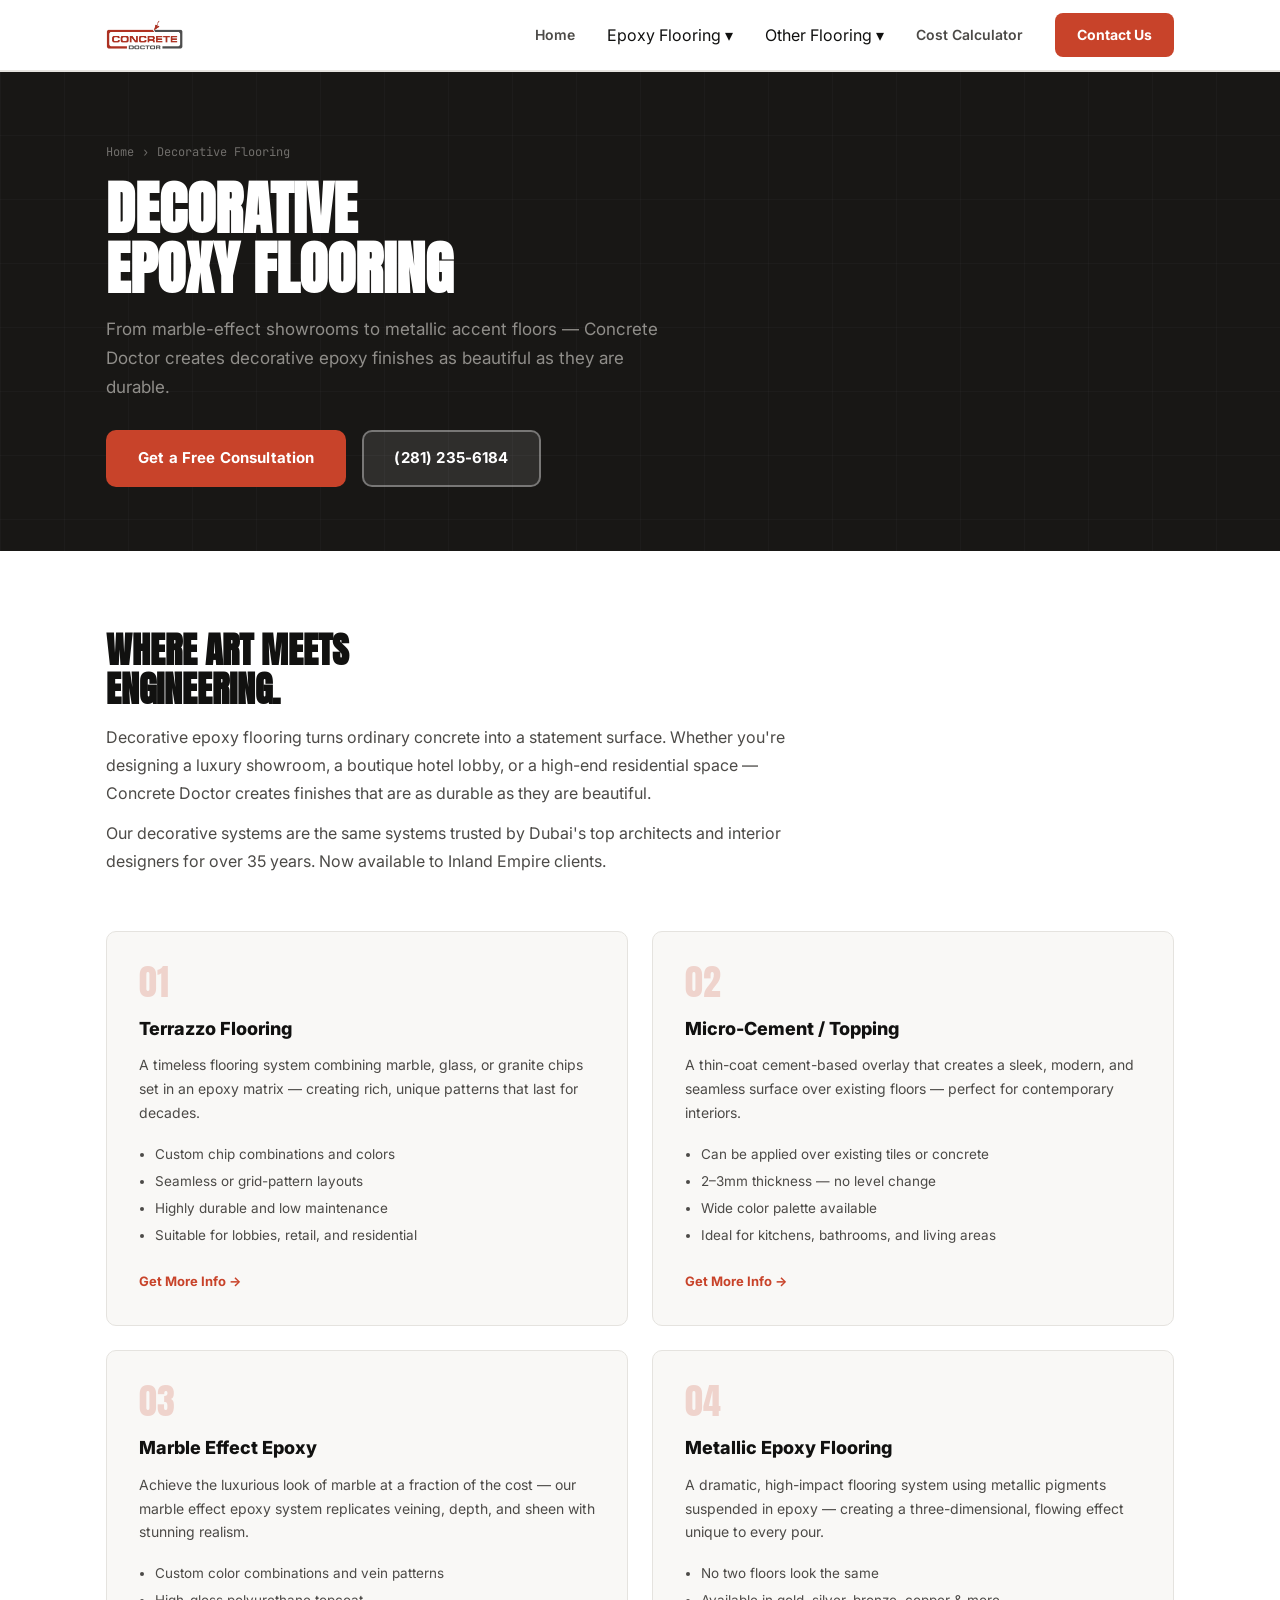
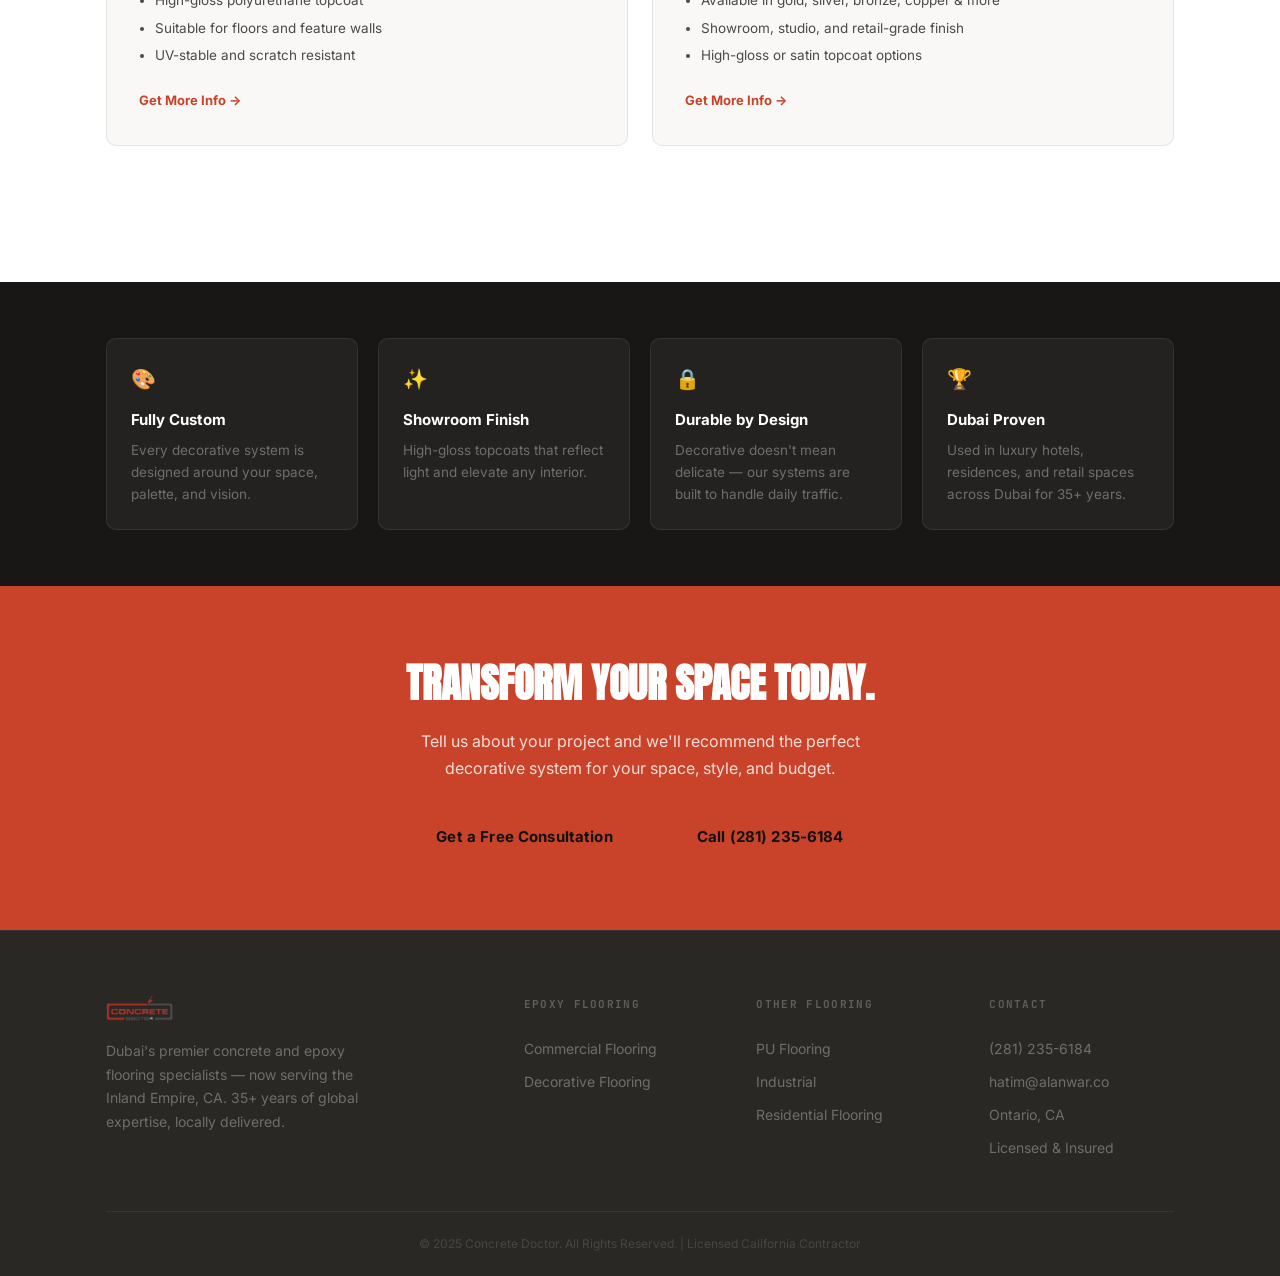
<file: decorative-flooring.html>
<!DOCTYPE html>
<html lang="en">
<head>
<meta charset="UTF-8">
<meta name="viewport" content="width=device-width, initial-scale=1.0">
<title>Decorative Flooring — Concrete Doctor | Inland Empire, CA</title>
<meta name="description" content="From marble-effect showrooms to metallic accent floors — Concrete Doctor creates decorative epoxy finishes as beautiful as they are durable.">
<link rel="preconnect" href="https://fonts.googleapis.com">
<link rel="preconnect" href="https://fonts.gstatic.com" crossorigin>
<link href="https://fonts.googleapis.com/css2?family=Anton&family=Inter:wght@400;500;600;700;800&family=JetBrains+Mono:wght@500;700&display=swap" rel="stylesheet">

<style>
/* ============================================================
   CONCRETE DOCTOR — Full Redesign
   ============================================================ */
:root {
  --white:       #ffffff;
  --off-white:   #f9f8f6;
  --light:       #f2f0ed;
  --border:      #e5e3df;
  --text:        #111110;
  --text-2:      #4c4a47;
  --text-3:      #95928e;
  --red:         #c8432a;
  --red-hover:   #b83a23;
  --red-bg:      #fff2ef;
  --dark:        #181715;
  --dark-2:      #201f1d;
  --dark-3:      #2a2825;

  --font-display: 'Anton', sans-serif;
  --font-body:    'Inter', -apple-system, sans-serif;
  --font-mono:    'JetBrains Mono', monospace;
  --wrap: 1140px;
  --r: 10px;
}

*, *::before, *::after { box-sizing: border-box; }
html { scroll-behavior: smooth; }
body { margin: 0; background: var(--white); color: var(--text); font-family: var(--font-body); line-height: 1.65; -webkit-font-smoothing: antialiased; }
img { max-width: 100%; display: block; }
a { color: inherit; text-decoration: none; }
p { margin: 0; }
h1,h2,h3,h4,h5 { margin: 0; }
.wrap { max-width: var(--wrap); margin: 0 auto; padding: 0 36px; }

/* ============================================================ BUTTONS */
.btn {
  display: inline-flex; align-items: center; justify-content: center;
  padding: 14px 30px; border-radius: var(--r);
  font-weight: 700; font-size: 15px; letter-spacing: 0.01em;
  transition: all 0.2s; cursor: pointer; border: 2px solid transparent;
  white-space: nowrap;
}
.btn-primary { background: var(--red); color: #fff; }
.btn-primary:hover { background: var(--red-hover); transform: translateY(-1px); box-shadow: 0 6px 20px rgba(200,67,42,0.35); }
.btn-ghost { background: rgba(255,255,255,0.1); color: #fff; border-color: rgba(255,255,255,0.35); }
.btn-ghost:hover { background: rgba(255,255,255,0.18); border-color: rgba(255,255,255,0.6); }
.btn-outline-dark { background: transparent; color: var(--white); border-color: rgba(255,255,255,0.4); }
.btn-outline-dark:hover { border-color: rgba(255,255,255,0.8); background: rgba(255,255,255,0.08); }
.btn-large { padding: 18px 40px; font-size: 16px; }

/* ============================================================ HEADER */
.site-header {
  position: sticky; top: 0; z-index: 200;
  background: rgba(255,255,255,0.97);
  backdrop-filter: blur(12px);
  border-bottom: 1px solid var(--border);
  box-shadow: 0 1px 0 var(--border);
}
.header-inner { display: flex; align-items: center; justify-content: space-between; height: 70px; }
.brand-logo { height: 30px; width: auto; }
.main-nav { display: flex; align-items: center; gap: 32px; }
.main-nav > a { font-size: 14px; font-weight: 600; color: var(--text-2); transition: color 0.18s; }
.main-nav > a:hover { color: var(--text); }
.nav-cta { background: var(--red) !important; color: #fff !important; padding: 10px 22px; border-radius: 8px; font-weight: 700 !important; font-size: 14px; transition: background 0.18s; }
.nav-cta:hover { background: var(--red-hover) !important; }
.nav-toggle { display: none; flex-direction: column; justify-content: center; gap: 5px; width: 36px; height: 36px; background: none; border: none; cursor: pointer; padding: 0; }
.nav-toggle span { display: block; height: 2px; background: var(--text); border-radius: 2px; transition: all 0.2s; }

/* ============================================================ HERO */
.hero {
  position: relative; overflow: hidden;
  background: var(--dark);
  padding: 100px 0 96px;
}
.hero-bg { position: absolute; inset: 0; pointer-events: none; }
.hero-grid {
  position: absolute; inset: 0;
  background-image:
    linear-gradient(rgba(255,255,255,0.03) 1px, transparent 1px),
    linear-gradient(90deg, rgba(255,255,255,0.03) 1px, transparent 1px);
  background-size: 64px 64px;
}
.hero-glow {
  position: absolute; top: -100px; right: -100px;
  width: 600px; height: 600px; border-radius: 50%;
  background: radial-gradient(circle, rgba(200,67,42,0.18) 0%, transparent 70%);
}
.hero-inner { position: relative; z-index: 1; max-width: 660px; }
.hero-badge {
  display: inline-flex; align-items: center; gap: 9px;
  background: rgba(200,67,42,0.15); border: 1px solid rgba(200,67,42,0.35);
  color: #f08070; padding: 7px 14px; border-radius: 100px;
  font-size: 13px; font-weight: 600; margin-bottom: 28px;
}
.badge-dot { width: 7px; height: 7px; background: var(--red); border-radius: 50%; animation: pulse 2s infinite; }
@keyframes pulse { 0%,100%{opacity:1;transform:scale(1)} 50%{opacity:0.6;transform:scale(1.3)} }
.hero-title { font-family: var(--font-display); font-size: clamp(42px, 6.5vw, 76px); line-height: 1.02; text-transform: uppercase; color: #fff; margin-bottom: 24px; letter-spacing: 0.01em; }
.hero-title-accent { color: var(--red); display: block; }
.hero-sub { font-size: 18px; color: #a09e9a; line-height: 1.7; margin-bottom: 38px; max-width: 540px; }
.hero-actions { display: flex; gap: 14px; flex-wrap: wrap; margin-bottom: 52px; }
.hero-flags { display: flex; align-items: center; gap: 20px; }
.flag-item { display: flex; align-items: center; gap: 10px; }
.flag { font-size: 24px; }
.flag-label { font-size: 13px; font-weight: 600; color: #8a8885; }
.flag-arrow { font-size: 18px; color: var(--red); opacity: 0.7; }

/* ============================================================ STATS */
.stats-bar { background: var(--red); }
.stats-inner { display: flex; align-items: stretch; }
.stat { flex: 1; display: flex; flex-direction: column; align-items: center; justify-content: center; padding: 28px 16px; gap: 6px; }
.stat-top { display: flex; align-items: flex-start; }
.stat-num { font-family: var(--font-display); font-size: 46px; color: #fff; line-height: 1; }
.stat-suffix { font-family: var(--font-display); font-size: 24px; color: rgba(255,255,255,0.7); margin-top: 5px; margin-left: 2px; }
.stat-label { font-size: 11px; font-weight: 700; color: rgba(255,255,255,0.75); text-transform: uppercase; letter-spacing: 0.09em; }
.stat-divider { width: 1px; background: rgba(255,255,255,0.2); align-self: stretch; }

/* ============================================================ SHARED SECTION */
section { padding: 96px 0; }
.section-eyebrow { font-family: var(--font-mono); font-size: 11px; font-weight: 700; letter-spacing: 0.15em; text-transform: uppercase; color: var(--red); margin-bottom: 12px; display: block; }
.section-eyebrow.light-eye { color: rgba(255,255,255,0.6); }
.section-title { font-family: var(--font-display); font-size: clamp(28px, 4vw, 44px); line-height: 1.06; text-transform: uppercase; color: var(--text); }
.section-title.light-title { color: #fff; }
.section-sub { font-size: 16px; color: var(--text-2); line-height: 1.7; max-width: 500px; }
.section-head { margin-bottom: 56px; }
.section-head.centered { text-align: center; }
.section-head.centered .section-sub { margin: 14px auto 0; }

/* ============================================================ STORY */
.story { background: var(--white); border-bottom: 1px solid var(--border); }
.story-inner { display: grid; grid-template-columns: 1fr 1fr; gap: 72px; align-items: center; }
.story-text .section-title { margin: 12px 0 20px; }
.story-body { font-size: 16px; color: var(--text-2); line-height: 1.75; margin-bottom: 16px; }
.story-body strong { color: var(--text); font-weight: 700; }
.story-text .btn { margin-top: 12px; }
.story-cards { display: flex; flex-direction: column; gap: 16px; }
.story-card { padding: 26px 24px; border-radius: var(--r); }
.story-card--dark { background: var(--dark); color: #fff; }
.story-card--dark h4 { color: #fff; }
.story-card--dark p { color: #908e8a; }
.story-card--accent { background: var(--red); color: #fff; }
.story-card--accent h4, .story-card--accent p { color: rgba(255,255,255,0.92); }
.story-card--light { background: var(--off-white); border: 1px solid var(--border); }
.story-card--light h4 { color: var(--text); }
.story-card--light p { color: var(--text-2); }
.sc-icon { font-size: 22px; margin-bottom: 10px; }
.story-card h4 { font-size: 15px; font-weight: 700; margin-bottom: 6px; }
.story-card p { font-size: 14px; line-height: 1.6; }

/* ============================================================ SERVICES */
.services { background: var(--off-white); }
.service-group { margin-bottom: 48px; }
.service-group:last-child { margin-bottom: 0; }
.service-group-label { margin-bottom: 18px; }
.group-tag { display: inline-block; font-family: var(--font-mono); font-size: 10.5px; font-weight: 700; letter-spacing: 0.14em; text-transform: uppercase; color: var(--text-3); background: var(--light); border: 1px solid var(--border); padding: 5px 12px; border-radius: 100px; }
.service-cards-row { display: grid; gap: 18px; }
.service-cards-row:not(.three-col):not(.two-col) { grid-template-columns: 1fr 1fr; }
.service-cards-row.three-col { grid-template-columns: repeat(3,1fr); }
.service-cards-row.two-col { grid-template-columns: 1fr 1fr; }

.svc-card { background: var(--white); border: 1px solid var(--border); border-radius: var(--r); padding: 28px; transition: box-shadow 0.2s, border-color 0.2s, transform 0.2s; }
.svc-card:hover { box-shadow: 0 8px 30px rgba(0,0,0,0.09); border-color: var(--red); transform: translateY(-2px); }
.svc-card--primary { border-top: 3px solid var(--dark); }
.svc-card--secondary { border-top: 3px solid var(--red); }
.svc-card-top { display: flex; align-items: center; justify-content: space-between; margin-bottom: 16px; }
.svc-icon { width: 40px; height: 40px; color: var(--text-2); }
.svc-icon--sm { width: 34px; height: 34px; }
.svc-icon svg, .svc-icon--sm svg { width: 100%; height: 100%; }
.svc-tag { font-family: var(--font-mono); font-size: 10px; font-weight: 700; letter-spacing: 0.12em; text-transform: uppercase; background: var(--dark); color: #fff; padding: 4px 10px; border-radius: 100px; }
.svc-tag--warm { background: var(--red); }
.svc-card h3 { font-size: 17px; font-weight: 800; color: var(--text); margin-bottom: 10px; }
.svc-card p { font-size: 14px; color: var(--text-2); line-height: 1.65; margin-bottom: 16px; }
.svc-list { margin: 0 0 18px; padding: 0 0 0 16px; }
.svc-list li { font-size: 13.5px; color: var(--text-2); margin-bottom: 5px; }
.svc-list--sm li { font-size: 13px; }
.svc-link { font-size: 13px; font-weight: 700; color: var(--red); transition: color 0.18s; }
.svc-link:hover { color: var(--red-hover); }
.svc-card--sm { padding: 24px; }
.svc-card--sm .svc-icon--sm { margin-bottom: 14px; }
.svc-card--sm h3 { font-size: 16px; margin-bottom: 9px; }
.svc-specialty { }
.spec-left { display: flex; gap: 18px; align-items: flex-start; }
.spec-left .svc-icon--sm { flex-shrink: 0; margin-top: 2px; }
.spec-left h3 { font-size: 17px; font-weight: 800; margin-bottom: 8px; }
.spec-left p { font-size: 14px; color: var(--text-2); line-height: 1.65; margin-bottom: 12px; }

/* ============================================================ CALCULATOR */
.calculator-section { background: var(--dark); padding: 96px 0; }
.calc-wrapper { }
.calc-header { text-align: center; margin-bottom: 56px; }
.calc-header .section-title { margin: 12px 0 16px; }
.calc-sub { font-size: 16px; color: #8a8885; max-width: 460px; margin: 0 auto; line-height: 1.7; }

.calc-body { display: grid; grid-template-columns: 1fr 380px; gap: 28px; align-items: start; }
.calc-form { background: var(--dark-2); border: 1px solid rgba(255,255,255,0.08); border-radius: 14px; padding: 36px; display: flex; flex-direction: column; gap: 32px; }
.calc-label { display: block; font-size: 11px; font-weight: 700; letter-spacing: 0.12em; text-transform: uppercase; color: #706e6b; font-family: var(--font-mono); margin-bottom: 14px; }
.calc-options { display: grid; grid-template-columns: repeat(4, 1fr); gap: 8px; }
.calc-option {
  background: rgba(255,255,255,0.04); border: 1px solid rgba(255,255,255,0.1);
  color: #a09e9a; padding: 10px 8px; border-radius: 8px;
  font-size: 13px; font-weight: 600; cursor: pointer; font-family: var(--font-body);
  transition: all 0.18s; text-align: center; line-height: 1.3;
}
.calc-option:hover { background: rgba(255,255,255,0.08); color: #fff; border-color: rgba(255,255,255,0.2); }
.calc-option.active { background: var(--red); color: #fff; border-color: var(--red); }

.calc-slider-wrap { }
.calc-slider { -webkit-appearance: none; appearance: none; width: 100%; height: 4px; border-radius: 2px; background: rgba(255,255,255,0.1); outline: none; margin-bottom: 12px; cursor: pointer; }
.calc-slider::-webkit-slider-thumb { -webkit-appearance: none; width: 22px; height: 22px; border-radius: 50%; background: var(--red); cursor: pointer; border: 3px solid var(--dark-2); box-shadow: 0 0 0 2px var(--red); transition: transform 0.15s; }
.calc-slider::-webkit-slider-thumb:hover { transform: scale(1.15); }
.calc-slider::-moz-range-thumb { width: 20px; height: 20px; border-radius: 50%; background: var(--red); cursor: pointer; border: 3px solid var(--dark-2); }
.slider-labels { display: flex; justify-content: space-between; font-size: 12px; color: #605e5b; font-family: var(--font-mono); }
.slider-labels span:nth-child(2) { color: #fff; font-weight: 700; }

.calc-complexity { display: grid; grid-template-columns: repeat(3,1fr); gap: 10px; }
.cmplx-btn { background: rgba(255,255,255,0.04); border: 1px solid rgba(255,255,255,0.1); border-radius: 8px; padding: 14px 10px; cursor: pointer; font-family: var(--font-body); text-align: left; transition: all 0.18s; }
.cmplx-btn:hover { border-color: rgba(255,255,255,0.25); background: rgba(255,255,255,0.07); }
.cmplx-btn.active { border-color: var(--red); background: rgba(200,67,42,0.12); }
.cmplx-title { display: block; font-size: 14px; font-weight: 700; color: #fff; margin-bottom: 4px; }
.cmplx-desc { display: block; font-size: 11.5px; color: #706e6b; line-height: 1.4; }

.calc-result {
  background: var(--white); border-radius: 14px; padding: 36px;
  position: sticky; top: 90px;
  display: flex; flex-direction: column; align-items: center; text-align: center;
}
.result-label { font-family: var(--font-mono); font-size: 10.5px; font-weight: 700; letter-spacing: 0.15em; text-transform: uppercase; color: var(--text-3); margin-bottom: 12px; }
.result-range { font-family: var(--font-display); font-size: 40px; color: var(--text); line-height: 1.1; margin-bottom: 8px; }
.result-unit { font-size: 14px; color: var(--text-3); margin-bottom: 24px; }
.result-divider { width: 100%; height: 1px; background: var(--border); margin-bottom: 20px; }
.result-note { font-size: 13px; color: var(--text-3); line-height: 1.6; margin-bottom: 24px; }
.result-cta { width: 100%; }

/* ============================================================ WHY US */
.why-us { background: var(--white); }
.why-grid { display: grid; grid-template-columns: repeat(3,1fr); gap: 2px; border: 1px solid var(--border); border-radius: 14px; overflow: hidden; }
.why-card { padding: 36px 30px; background: var(--white); transition: background 0.2s; border-right: 1px solid var(--border); border-bottom: 1px solid var(--border); }
.why-card:hover { background: var(--off-white); }
.why-num { font-family: var(--font-display); font-size: 48px; color: var(--red); opacity: 0.15; line-height: 1; margin-bottom: 16px; }
.why-card h4 { font-size: 16px; font-weight: 800; color: var(--text); margin-bottom: 10px; }
.why-card p { font-size: 14px; color: var(--text-2); line-height: 1.7; }

/* ============================================================ AREA */
.area { background: var(--off-white); border-top: 1px solid var(--border); }
.area-inner { display: grid; grid-template-columns: 1fr 1fr; gap: 72px; align-items: start; }
.area-text .section-title { margin: 12px 0 16px; }
.area-text .section-sub { margin-bottom: 32px; }
.area-locations { display: flex; flex-direction: column; gap: 14px; }
.area-loc { display: flex; align-items: center; gap: 14px; background: var(--white); border: 1px solid var(--border); border-radius: var(--r); padding: 16px 20px; }
.area-loc--new { border-color: var(--red); background: var(--red-bg); }
.loc-flag { font-size: 28px; }
.area-loc strong { display: block; font-size: 15px; font-weight: 700; color: var(--text); }
.area-loc span { font-size: 13px; color: var(--text-3); }
.area-tags-wrap { padding-top: 8px; }
.area-tags-label { font-family: var(--font-mono); font-size: 10.5px; font-weight: 700; letter-spacing: 0.14em; text-transform: uppercase; color: var(--text-3); margin-bottom: 16px; }
.area-tags { display: flex; flex-wrap: wrap; gap: 9px; }
.area-tags span { font-size: 13px; font-weight: 500; color: var(--text-2); background: var(--white); border: 1px solid var(--border); padding: 8px 16px; border-radius: 100px; transition: all 0.18s; cursor: default; }
.area-tags span:hover { border-color: var(--red); color: var(--red); background: var(--red-bg); }

/* ============================================================ CONTACT */
.contact { position: relative; background: var(--dark); padding: 96px 0; overflow: hidden; }
.contact-bg { position: absolute; inset: 0; background: radial-gradient(ellipse 60% 80% at 0% 50%, rgba(200,67,42,0.12), transparent); pointer-events: none; }
.contact-inner { position: relative; z-index: 1; display: grid; grid-template-columns: 1fr 420px; gap: 72px; align-items: center; }
.contact-text .section-title { margin: 12px 0 16px; }
.contact-sub { font-size: 16px; color: #908e8a; line-height: 1.7; margin-bottom: 36px; max-width: 440px; }
.contact-items { display: flex; flex-direction: column; gap: 16px; }
.contact-item { display: flex; align-items: center; gap: 14px; transition: opacity 0.18s; }
.contact-item:hover { opacity: 0.8; }
.ci-icon { width: 42px; height: 42px; background: rgba(255,255,255,0.07); border-radius: 10px; display: flex; align-items: center; justify-content: center; flex-shrink: 0; color: #fff; }
.ci-icon svg { width: 20px; height: 20px; }
.ci-label { display: block; font-size: 11px; font-weight: 700; letter-spacing: 0.1em; text-transform: uppercase; color: #706e6b; margin-bottom: 2px; font-family: var(--font-mono); }
.ci-val { display: block; font-size: 16px; font-weight: 700; color: #fff; }

.contact-cta-box { background: var(--white); border-radius: 16px; padding: 40px; display: flex; flex-direction: column; gap: 14px; }
.contact-cta-box h3 { font-size: 20px; font-weight: 800; color: var(--text); margin-bottom: 4px; }
.contact-cta-box p { font-size: 14px; color: var(--text-2); line-height: 1.65; margin-bottom: 6px; }
.contact-cta-box .btn { width: 100%; }
.cta-box-trust { display: flex; flex-direction: column; gap: 6px; padding-top: 8px; border-top: 1px solid var(--border); margin-top: 4px; }
.cta-box-trust span { font-size: 13px; font-weight: 600; color: var(--text-3); }

/* ============================================================ FOOTER */
.site-footer { background: var(--dark-3); padding: 64px 0 0; border-top: 1px solid rgba(255,255,255,0.06); }
.footer-top { display: grid; grid-template-columns: 2fr 1fr 1fr 1fr; gap: 48px; padding-bottom: 48px; border-bottom: 1px solid rgba(255,255,255,0.07); }
.footer-logo { height: 26px; margin-bottom: 18px; }
.footer-brand p { font-size: 14px; color: #706e6b; line-height: 1.7; max-width: 280px; margin-bottom: 20px; }
.footer-socials { display: flex; gap: 12px; }
.footer-socials a { width: 36px; height: 36px; background: rgba(255,255,255,0.07); border-radius: 8px; display: flex; align-items: center; justify-content: center; color: #908e8a; transition: all 0.18s; }
.footer-socials a svg { width: 16px; height: 16px; }
.footer-socials a:hover { background: var(--red); color: #fff; }
.footer-col h5 { font-size: 11px; font-weight: 700; text-transform: uppercase; letter-spacing: 0.12em; color: #605e5b; margin-bottom: 18px; font-family: var(--font-mono); }
.footer-col { display: flex; flex-direction: column; gap: 2px; }
.footer-col a, .footer-col span { font-size: 14px; color: #706e6b; padding: 4px 0; transition: color 0.18s; }
.footer-col a:hover { color: #fff; }
.footer-bottom { padding: 22px 0; text-align: center; }
.footer-bottom p { font-size: 12px; color: #484643; }

/* ============================================================ RESPONSIVE */
@media (max-width: 1020px) {
  .story-inner { grid-template-columns: 1fr; gap: 48px; }
  .area-inner { grid-template-columns: 1fr; gap: 48px; }
  .contact-inner { grid-template-columns: 1fr; gap: 48px; }
  .contact-cta-box { max-width: 460px; }
  .calc-body { grid-template-columns: 1fr; }
  .calc-result { position: static; }
  .why-grid { grid-template-columns: repeat(2,1fr); }
  .footer-top { grid-template-columns: 1fr 1fr; }
  .footer-brand { grid-column: 1 / -1; }
}
@media (max-width: 760px) {
  .main-nav { display: none; }
  .nav-toggle { display: flex; }
  .service-cards-row, .service-cards-row.three-col, .service-cards-row.two-col { grid-template-columns: 1fr; }
  .calc-options { grid-template-columns: repeat(2,1fr); }
  .calc-complexity { grid-template-columns: 1fr; }
  .why-grid { grid-template-columns: 1fr; }
  .footer-top { grid-template-columns: 1fr; }
  section { padding: 72px 0; }
  .hero { padding: 72px 0 68px; }
  .stats-inner { flex-wrap: wrap; }
  .stat { min-width: 50%; }
  .stat-divider { display: none; }
  .spec-left { flex-direction: column; gap: 12px; }
}
@media (max-width: 500px) {
  .wrap { padding: 0 20px; }
  .calc-options { grid-template-columns: 1fr 1fr; }
  .hero-flags { flex-direction: column; align-items: flex-start; gap: 12px; }
  .flag-arrow { transform: rotate(90deg); }
}

/* MOBILE NAV */
.main-nav.open {
  display: flex; position: fixed;
  top: 70px; left: 0; right: 0;
  background: var(--white); border-bottom: 1px solid var(--border);
  flex-direction: column; padding: 24px 36px 32px; gap: 22px;
  z-index: 199; box-shadow: 0 8px 32px rgba(0,0,0,0.1);
}
.main-nav.open > a { color: var(--text-2); font-size: 16px; }

a:focus-visible, button:focus-visible { outline: 2px solid var(--red); outline-offset: 3px; }

/* ---- PAGE-SPECIFIC ---- */
.page-hero {
  background: var(--dark);
  padding: 72px 0 64px;
  position: relative;
  overflow: hidden;
}
.page-hero::before {
  content: '';
  position: absolute;
  inset: 0;
  background-image:
    linear-gradient(rgba(255,255,255,0.025) 1px, transparent 1px),
    linear-gradient(90deg, rgba(255,255,255,0.025) 1px, transparent 1px);
  background-size: 64px 64px;
}
.page-hero-inner { position: relative; z-index: 1; }
.page-breadcrumb {
  font-family: var(--font-mono);
  font-size: 12px;
  color: #706e6b;
  margin-bottom: 16px;
  display: flex;
  align-items: center;
  gap: 8px;
}
.page-breadcrumb a { color: #706e6b; transition: color 0.2s; }
.page-breadcrumb a:hover { color: #fff; }
.page-hero h1 {
  font-family: var(--font-display);
  font-size: clamp(36px, 5vw, 58px);
  text-transform: uppercase;
  color: #fff;
  line-height: 1.04;
  margin-bottom: 16px;
}
.page-hero p {
  font-size: 17px;
  color: #908e8a;
  max-width: 560px;
  line-height: 1.7;
  margin-bottom: 28px;
}
.page-hero .btn { margin-right: 12px; }

.page-body { padding: 80px 0; background: var(--white); }
.page-grid { display: grid; grid-template-columns: 1fr 1fr; gap: 24px; margin-bottom: 56px; }
.page-grid.three { grid-template-columns: repeat(3,1fr); }
.subservice-card {
  background: var(--off-white);
  border: 1px solid var(--border);
  border-radius: var(--r);
  padding: 32px;
  transition: box-shadow 0.2s, border-color 0.2s, transform 0.2s;
}
.subservice-card:hover {
  box-shadow: 0 8px 28px rgba(0,0,0,0.08);
  border-color: var(--red);
  transform: translateY(-2px);
}
.subservice-card .card-num {
  font-family: var(--font-display);
  font-size: 36px;
  color: var(--red);
  opacity: 0.2;
  line-height: 1;
  margin-bottom: 14px;
}
.subservice-card h3 {
  font-size: 18px;
  font-weight: 800;
  color: var(--text);
  margin-bottom: 10px;
}
.subservice-card p {
  font-size: 14px;
  color: var(--text-2);
  line-height: 1.7;
  margin-bottom: 18px;
}
.subservice-card ul {
  padding-left: 16px;
  margin: 0 0 20px;
}
.subservice-card ul li {
  font-size: 13.5px;
  color: var(--text-2);
  margin-bottom: 5px;
}

.page-intro { max-width: 700px; margin: 0 0 56px; }
.page-intro h2 {
  font-family: var(--font-display);
  font-size: clamp(24px, 3.5vw, 36px);
  text-transform: uppercase;
  color: var(--text);
  margin-bottom: 14px;
  line-height: 1.08;
}
.page-intro p { font-size: 16px; color: var(--text-2); line-height: 1.75; margin-bottom: 12px; }

.benefits-strip {
  background: var(--dark);
  padding: 56px 0;
}
.benefits-grid {
  display: grid;
  grid-template-columns: repeat(4,1fr);
  gap: 20px;
}
.benefit-item {
  padding: 24px;
  background: rgba(255,255,255,0.05);
  border: 1px solid rgba(255,255,255,0.08);
  border-radius: var(--r);
}
.benefit-item h4 { font-size: 15px; font-weight: 700; color: #fff; margin-bottom: 8px; }
.benefit-item p { font-size: 13.5px; color: #706e6b; line-height: 1.6; margin: 0; }
.benefit-icon { font-size: 20px; margin-bottom: 12px; }

.page-cta {
  background: var(--red);
  padding: 64px 0;
  text-align: center;
}
.page-cta h2 {
  font-family: var(--font-display);
  font-size: clamp(26px, 4vw, 40px);
  text-transform: uppercase;
  color: #fff;
  margin-bottom: 12px;
}
.page-cta p { font-size: 16px; color: rgba(255,255,255,0.82); margin-bottom: 28px; max-width: 480px; margin-left: auto; margin-right: auto; }
.page-cta .btn-white { margin: 0 8px; }
.page-cta .btn-outline-white { margin: 0 8px; }

.nav-dropdown { position: relative; }
.nav-parent { cursor: pointer; }
.dropdown-menu {
  display: none;
  position: absolute;
  top: calc(100% + 12px);
  left: 0;
  background: var(--white);
  border: 1px solid var(--border);
  border-radius: var(--r);
  padding: 8px 0;
  min-width: 200px;
  box-shadow: 0 8px 24px rgba(0,0,0,0.1);
  z-index: 300;
}
.nav-dropdown:hover .dropdown-menu { display: block; }
.dropdown-menu a {
  display: block;
  padding: 10px 18px;
  font-size: 14px;
  color: var(--text-2) !important;
  transition: background 0.15s, color 0.15s;
}
.dropdown-menu a:hover { background: var(--off-white); color: var(--text) !important; }

@media (max-width: 760px) {
  .page-grid, .page-grid.three { grid-template-columns: 1fr; }
  .benefits-grid { grid-template-columns: repeat(2,1fr); }
}
@media (max-width: 500px) {
  .benefits-grid { grid-template-columns: 1fr; }
}
</style>

</head>
<body>

<header class="site-header">
  <div class="wrap header-inner">
    <a href="index.html" class="brand">
      <img src="[data-uri]" alt="Concrete Doctor" class="brand-logo">
    </a>
    <nav class="main-nav" id="mainNav">
      <a href="index.html">Home</a>
      <div class="nav-dropdown">
        <a href="#" class="nav-parent">Epoxy Flooring ▾</a>
        <div class="dropdown-menu">
          <a href="commercial-flooring.html">Commercial Flooring</a>
          <a href="decorative-flooring.html">Decorative Flooring</a>
        </div>
      </div>
      <div class="nav-dropdown">
        <a href="#" class="nav-parent">Other Flooring ▾</a>
        <div class="dropdown-menu">
          <a href="pu-flooring.html">PU Flooring</a>
          <a href="industrial.html">Industrial</a>
          <a href="residential-flooring.html">Residential Flooring</a>
        </div>
      </div>
      <a href="index.html#calculator">Cost Calculator</a>
      <a href="index.html#contact" class="nav-cta">Contact Us</a>
    </nav>
    <button class="nav-toggle" id="navToggle" aria-label="Toggle menu"><span></span><span></span><span></span></button>
  </div>
</header>

<section class="page-hero">
  <div class="wrap page-hero-inner">
    <div class="page-breadcrumb">
      <a href="index.html">Home</a> <span>›</span> <span>Decorative Flooring</span>
    </div>
    <h1>Decorative<br>Epoxy Flooring</h1>
    <p>From marble-effect showrooms to metallic accent floors — Concrete Doctor creates decorative epoxy finishes as beautiful as they are durable.</p>
    <a href="index.html#contact" class="btn btn-primary">Get a Free Consultation</a>
    <a href="tel:+12812356184" class="btn btn-ghost">(281) 235-6184</a>
  </div>
</section>

<section class="page-body">
  <div class="wrap">
    <div class="page-intro">
      <h2>Where Art Meets<br>Engineering.</h2>
      <p>Decorative epoxy flooring turns ordinary concrete into a statement surface. Whether you're designing a luxury showroom, a boutique hotel lobby, or a high-end residential space — Concrete Doctor creates finishes that are as durable as they are beautiful.</p>
      <p>Our decorative systems are the same systems trusted by Dubai's top architects and interior designers for over 35 years. Now available to Inland Empire clients.</p>
    </div>
    <div class="page-grid">
      <div class="subservice-card">
        <div class="card-num">01</div>
        <h3>Terrazzo Flooring</h3>
        <p>A timeless flooring system combining marble, glass, or granite chips set in an epoxy matrix — creating rich, unique patterns that last for decades.</p>
        <ul>
          <li>Custom chip combinations and colors</li>
          <li>Seamless or grid-pattern layouts</li>
          <li>Highly durable and low maintenance</li>
          <li>Suitable for lobbies, retail, and residential</li>
        </ul>
        <a href="index.html#contact" class="svc-link">Get More Info →</a>
      </div>
      <div class="subservice-card">
        <div class="card-num">02</div>
        <h3>Micro-Cement / Topping</h3>
        <p>A thin-coat cement-based overlay that creates a sleek, modern, and seamless surface over existing floors — perfect for contemporary interiors.</p>
        <ul>
          <li>Can be applied over existing tiles or concrete</li>
          <li>2–3mm thickness — no level change</li>
          <li>Wide color palette available</li>
          <li>Ideal for kitchens, bathrooms, and living areas</li>
        </ul>
        <a href="index.html#contact" class="svc-link">Get More Info →</a>
      </div>
      <div class="subservice-card">
        <div class="card-num">03</div>
        <h3>Marble Effect Epoxy</h3>
        <p>Achieve the luxurious look of marble at a fraction of the cost — our marble effect epoxy system replicates veining, depth, and sheen with stunning realism.</p>
        <ul>
          <li>Custom color combinations and vein patterns</li>
          <li>High-gloss polyurethane topcoat</li>
          <li>Suitable for floors and feature walls</li>
          <li>UV-stable and scratch resistant</li>
        </ul>
        <a href="index.html#contact" class="svc-link">Get More Info →</a>
      </div>
      <div class="subservice-card">
        <div class="card-num">04</div>
        <h3>Metallic Epoxy Flooring</h3>
        <p>A dramatic, high-impact flooring system using metallic pigments suspended in epoxy — creating a three-dimensional, flowing effect unique to every pour.</p>
        <ul>
          <li>No two floors look the same</li>
          <li>Available in gold, silver, bronze, copper & more</li>
          <li>Showroom, studio, and retail-grade finish</li>
          <li>High-gloss or satin topcoat options</li>
        </ul>
        <a href="index.html#contact" class="svc-link">Get More Info →</a>
      </div>
    </div>
  </div>
</section>
<div class="benefits-strip">
  <div class="wrap">
    <div class="benefits-grid">
      <div class="benefit-item"><div class="benefit-icon">🎨</div><h4>Fully Custom</h4><p>Every decorative system is designed around your space, palette, and vision.</p></div>
      <div class="benefit-item"><div class="benefit-icon">✨</div><h4>Showroom Finish</h4><p>High-gloss topcoats that reflect light and elevate any interior.</p></div>
      <div class="benefit-item"><div class="benefit-icon">🔒</div><h4>Durable by Design</h4><p>Decorative doesn't mean delicate — our systems are built to handle daily traffic.</p></div>
      <div class="benefit-item"><div class="benefit-icon">🏆</div><h4>Dubai Proven</h4><p>Used in luxury hotels, residences, and retail spaces across Dubai for 35+ years.</p></div>
    </div>
  </div>
</div>
<div class="page-cta">
  <div class="wrap">
    <h2>Transform Your Space Today.</h2>
    <p>Tell us about your project and we'll recommend the perfect decorative system for your space, style, and budget.</p>
    <a href="index.html#contact" class="btn btn-white">Get a Free Consultation</a>
    <a href="tel:+12812356184" class="btn btn-outline-white">Call (281) 235-6184</a>
  </div>
</div>

<footer class="site-footer">
  <div class="wrap footer-inner">
    <div class="footer-top">
      <div class="footer-brand">
        <img src="[data-uri]" alt="Concrete Doctor" class="footer-logo">
        <p>Dubai's premier concrete and epoxy flooring specialists — now serving the Inland Empire, CA. 35+ years of global expertise, locally delivered.</p>
      </div>
      <div class="footer-col">
        <h5>Epoxy Flooring</h5>
        <a href="commercial-flooring.html">Commercial Flooring</a>
        <a href="decorative-flooring.html">Decorative Flooring</a>
      </div>
      <div class="footer-col">
        <h5>Other Flooring</h5>
        <a href="pu-flooring.html">PU Flooring</a>
        <a href="industrial.html">Industrial</a>
        <a href="residential-flooring.html">Residential Flooring</a>
      </div>
      <div class="footer-col">
        <h5>Contact</h5>
        <a href="tel:+12812356184">(281) 235-6184</a>
        <a href="mailto:hatim@alanwar.co">hatim@alanwar.co</a>
        <span>Ontario, CA</span>
        <span>Licensed &amp; Insured</span>
      </div>
    </div>
    <div class="footer-bottom">
      <p>© 2025 Concrete Doctor. All Rights Reserved. | Licensed California Contractor</p>
    </div>
  </div>
</footer>

<script>
const nt = document.getElementById('navToggle');
const mn = document.getElementById('mainNav');
if(nt) nt.addEventListener('click', () => {
  const o = mn.classList.toggle('open');
  nt.setAttribute('aria-expanded', o);
});
</script>
</body>
</html>
</file>
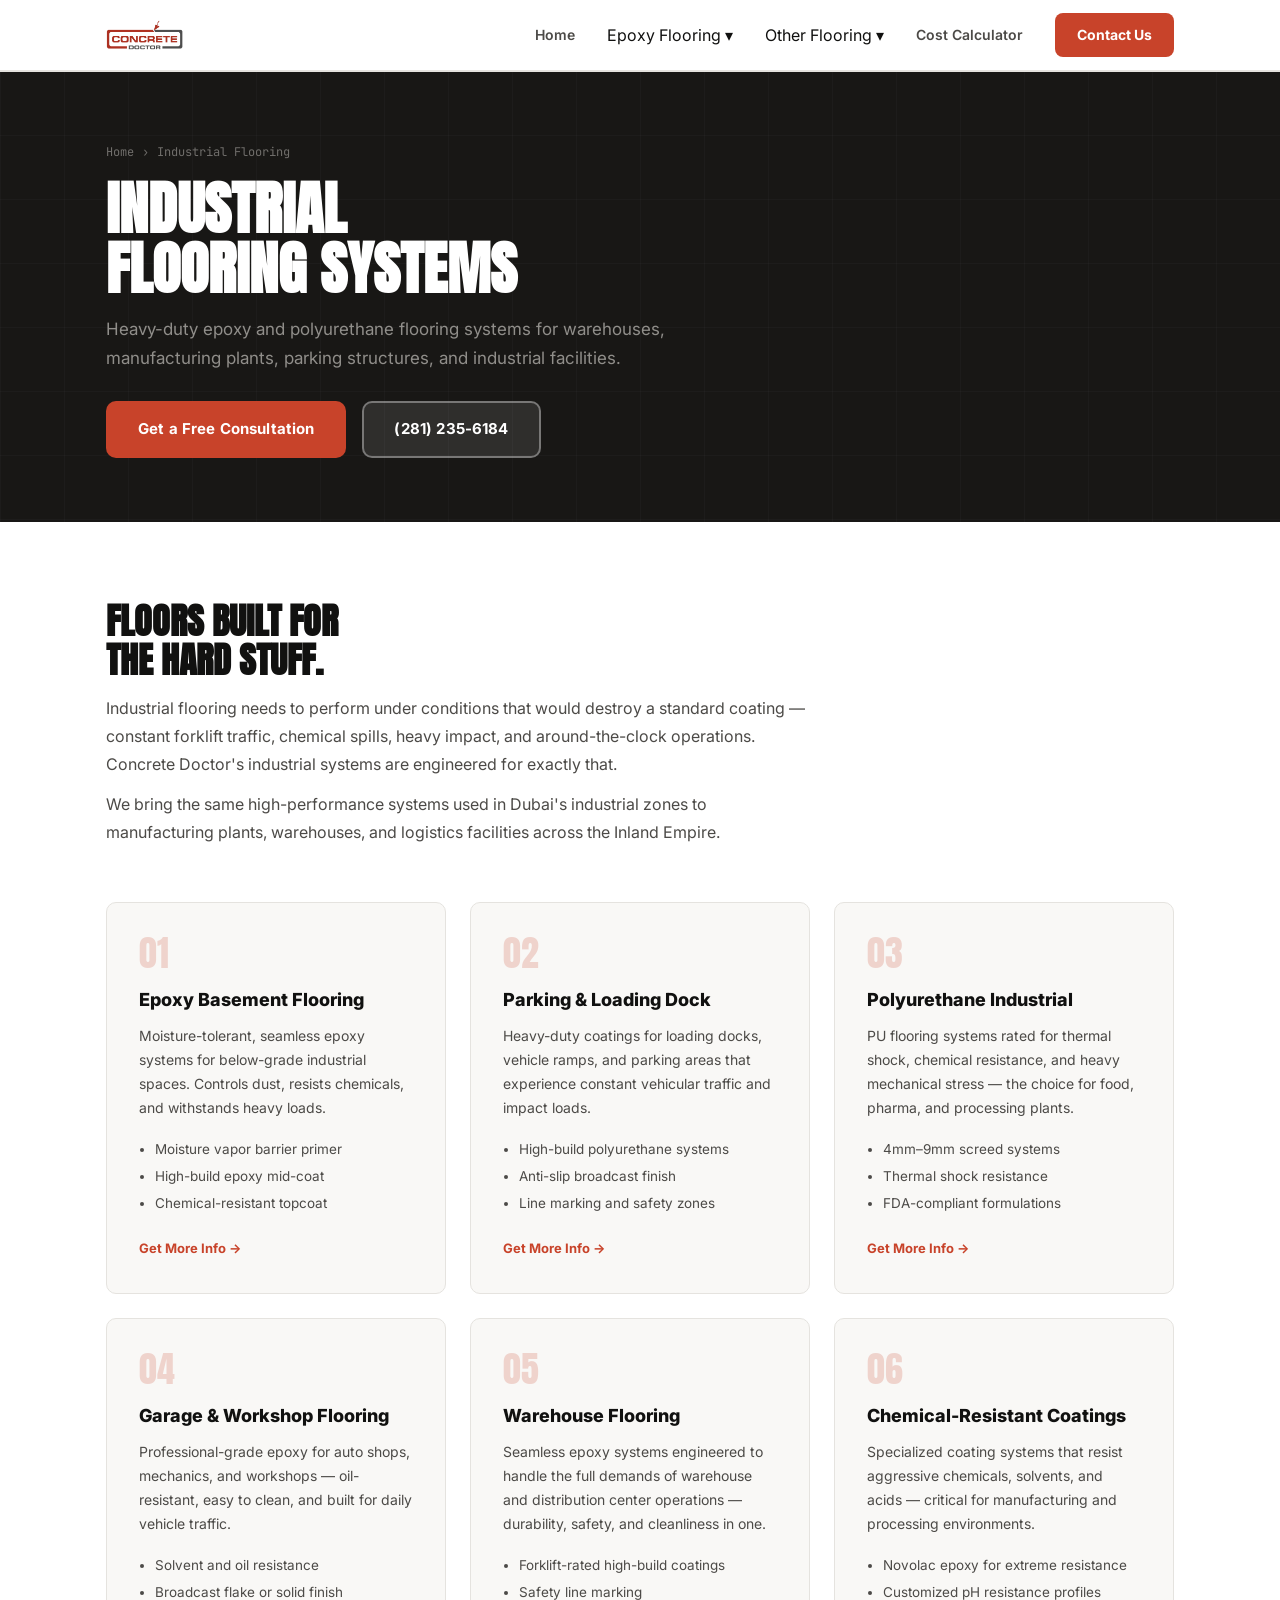
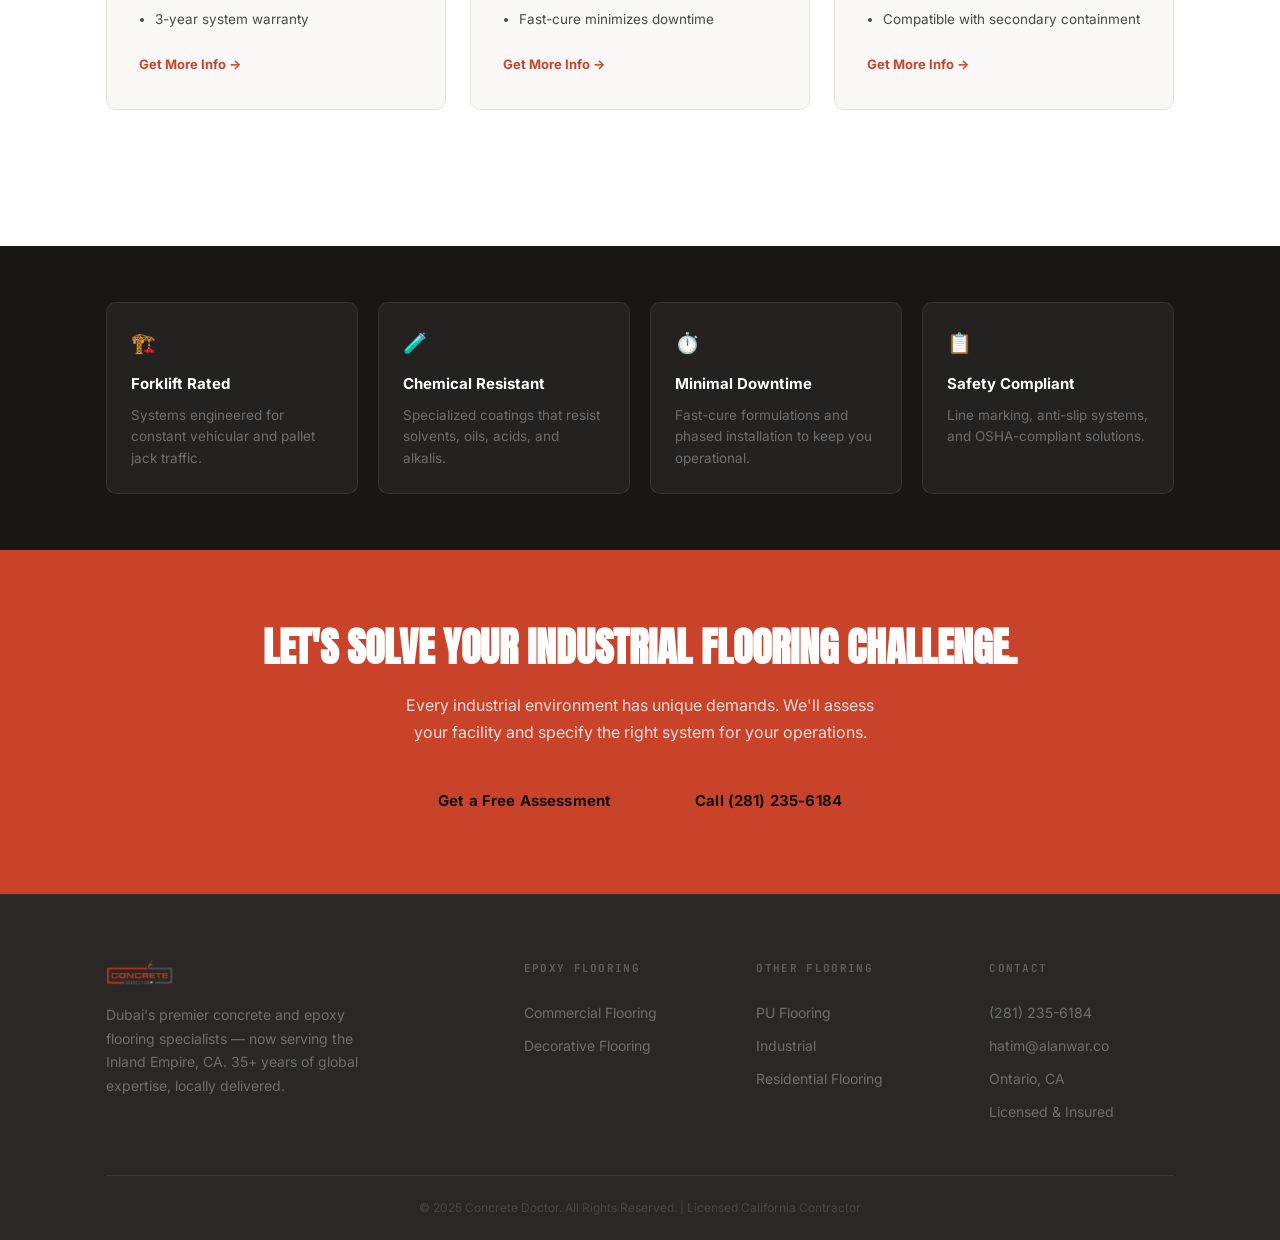
<file: industrial.html>
<!DOCTYPE html>
<html lang="en">
<head>
<meta charset="UTF-8">
<meta name="viewport" content="width=device-width, initial-scale=1.0">
<title>Industrial Flooring — Concrete Doctor | Inland Empire, CA</title>
<meta name="description" content="Heavy-duty epoxy and polyurethane flooring systems for warehouses, manufacturing plants, parking structures, and industrial facilities.">
<link rel="preconnect" href="https://fonts.googleapis.com">
<link rel="preconnect" href="https://fonts.gstatic.com" crossorigin>
<link href="https://fonts.googleapis.com/css2?family=Anton&family=Inter:wght@400;500;600;700;800&family=JetBrains+Mono:wght@500;700&display=swap" rel="stylesheet">

<style>
/* ============================================================
   CONCRETE DOCTOR — Full Redesign
   ============================================================ */
:root {
  --white:       #ffffff;
  --off-white:   #f9f8f6;
  --light:       #f2f0ed;
  --border:      #e5e3df;
  --text:        #111110;
  --text-2:      #4c4a47;
  --text-3:      #95928e;
  --red:         #c8432a;
  --red-hover:   #b83a23;
  --red-bg:      #fff2ef;
  --dark:        #181715;
  --dark-2:      #201f1d;
  --dark-3:      #2a2825;

  --font-display: 'Anton', sans-serif;
  --font-body:    'Inter', -apple-system, sans-serif;
  --font-mono:    'JetBrains Mono', monospace;
  --wrap: 1140px;
  --r: 10px;
}

*, *::before, *::after { box-sizing: border-box; }
html { scroll-behavior: smooth; }
body { margin: 0; background: var(--white); color: var(--text); font-family: var(--font-body); line-height: 1.65; -webkit-font-smoothing: antialiased; }
img { max-width: 100%; display: block; }
a { color: inherit; text-decoration: none; }
p { margin: 0; }
h1,h2,h3,h4,h5 { margin: 0; }
.wrap { max-width: var(--wrap); margin: 0 auto; padding: 0 36px; }

/* ============================================================ BUTTONS */
.btn {
  display: inline-flex; align-items: center; justify-content: center;
  padding: 14px 30px; border-radius: var(--r);
  font-weight: 700; font-size: 15px; letter-spacing: 0.01em;
  transition: all 0.2s; cursor: pointer; border: 2px solid transparent;
  white-space: nowrap;
}
.btn-primary { background: var(--red); color: #fff; }
.btn-primary:hover { background: var(--red-hover); transform: translateY(-1px); box-shadow: 0 6px 20px rgba(200,67,42,0.35); }
.btn-ghost { background: rgba(255,255,255,0.1); color: #fff; border-color: rgba(255,255,255,0.35); }
.btn-ghost:hover { background: rgba(255,255,255,0.18); border-color: rgba(255,255,255,0.6); }
.btn-outline-dark { background: transparent; color: var(--white); border-color: rgba(255,255,255,0.4); }
.btn-outline-dark:hover { border-color: rgba(255,255,255,0.8); background: rgba(255,255,255,0.08); }
.btn-large { padding: 18px 40px; font-size: 16px; }

/* ============================================================ HEADER */
.site-header {
  position: sticky; top: 0; z-index: 200;
  background: rgba(255,255,255,0.97);
  backdrop-filter: blur(12px);
  border-bottom: 1px solid var(--border);
  box-shadow: 0 1px 0 var(--border);
}
.header-inner { display: flex; align-items: center; justify-content: space-between; height: 70px; }
.brand-logo { height: 30px; width: auto; }
.main-nav { display: flex; align-items: center; gap: 32px; }
.main-nav > a { font-size: 14px; font-weight: 600; color: var(--text-2); transition: color 0.18s; }
.main-nav > a:hover { color: var(--text); }
.nav-cta { background: var(--red) !important; color: #fff !important; padding: 10px 22px; border-radius: 8px; font-weight: 700 !important; font-size: 14px; transition: background 0.18s; }
.nav-cta:hover { background: var(--red-hover) !important; }
.nav-toggle { display: none; flex-direction: column; justify-content: center; gap: 5px; width: 36px; height: 36px; background: none; border: none; cursor: pointer; padding: 0; }
.nav-toggle span { display: block; height: 2px; background: var(--text); border-radius: 2px; transition: all 0.2s; }

/* ============================================================ HERO */
.hero {
  position: relative; overflow: hidden;
  background: var(--dark);
  padding: 100px 0 96px;
}
.hero-bg { position: absolute; inset: 0; pointer-events: none; }
.hero-grid {
  position: absolute; inset: 0;
  background-image:
    linear-gradient(rgba(255,255,255,0.03) 1px, transparent 1px),
    linear-gradient(90deg, rgba(255,255,255,0.03) 1px, transparent 1px);
  background-size: 64px 64px;
}
.hero-glow {
  position: absolute; top: -100px; right: -100px;
  width: 600px; height: 600px; border-radius: 50%;
  background: radial-gradient(circle, rgba(200,67,42,0.18) 0%, transparent 70%);
}
.hero-inner { position: relative; z-index: 1; max-width: 660px; }
.hero-badge {
  display: inline-flex; align-items: center; gap: 9px;
  background: rgba(200,67,42,0.15); border: 1px solid rgba(200,67,42,0.35);
  color: #f08070; padding: 7px 14px; border-radius: 100px;
  font-size: 13px; font-weight: 600; margin-bottom: 28px;
}
.badge-dot { width: 7px; height: 7px; background: var(--red); border-radius: 50%; animation: pulse 2s infinite; }
@keyframes pulse { 0%,100%{opacity:1;transform:scale(1)} 50%{opacity:0.6;transform:scale(1.3)} }
.hero-title { font-family: var(--font-display); font-size: clamp(42px, 6.5vw, 76px); line-height: 1.02; text-transform: uppercase; color: #fff; margin-bottom: 24px; letter-spacing: 0.01em; }
.hero-title-accent { color: var(--red); display: block; }
.hero-sub { font-size: 18px; color: #a09e9a; line-height: 1.7; margin-bottom: 38px; max-width: 540px; }
.hero-actions { display: flex; gap: 14px; flex-wrap: wrap; margin-bottom: 52px; }
.hero-flags { display: flex; align-items: center; gap: 20px; }
.flag-item { display: flex; align-items: center; gap: 10px; }
.flag { font-size: 24px; }
.flag-label { font-size: 13px; font-weight: 600; color: #8a8885; }
.flag-arrow { font-size: 18px; color: var(--red); opacity: 0.7; }

/* ============================================================ STATS */
.stats-bar { background: var(--red); }
.stats-inner { display: flex; align-items: stretch; }
.stat { flex: 1; display: flex; flex-direction: column; align-items: center; justify-content: center; padding: 28px 16px; gap: 6px; }
.stat-top { display: flex; align-items: flex-start; }
.stat-num { font-family: var(--font-display); font-size: 46px; color: #fff; line-height: 1; }
.stat-suffix { font-family: var(--font-display); font-size: 24px; color: rgba(255,255,255,0.7); margin-top: 5px; margin-left: 2px; }
.stat-label { font-size: 11px; font-weight: 700; color: rgba(255,255,255,0.75); text-transform: uppercase; letter-spacing: 0.09em; }
.stat-divider { width: 1px; background: rgba(255,255,255,0.2); align-self: stretch; }

/* ============================================================ SHARED SECTION */
section { padding: 96px 0; }
.section-eyebrow { font-family: var(--font-mono); font-size: 11px; font-weight: 700; letter-spacing: 0.15em; text-transform: uppercase; color: var(--red); margin-bottom: 12px; display: block; }
.section-eyebrow.light-eye { color: rgba(255,255,255,0.6); }
.section-title { font-family: var(--font-display); font-size: clamp(28px, 4vw, 44px); line-height: 1.06; text-transform: uppercase; color: var(--text); }
.section-title.light-title { color: #fff; }
.section-sub { font-size: 16px; color: var(--text-2); line-height: 1.7; max-width: 500px; }
.section-head { margin-bottom: 56px; }
.section-head.centered { text-align: center; }
.section-head.centered .section-sub { margin: 14px auto 0; }

/* ============================================================ STORY */
.story { background: var(--white); border-bottom: 1px solid var(--border); }
.story-inner { display: grid; grid-template-columns: 1fr 1fr; gap: 72px; align-items: center; }
.story-text .section-title { margin: 12px 0 20px; }
.story-body { font-size: 16px; color: var(--text-2); line-height: 1.75; margin-bottom: 16px; }
.story-body strong { color: var(--text); font-weight: 700; }
.story-text .btn { margin-top: 12px; }
.story-cards { display: flex; flex-direction: column; gap: 16px; }
.story-card { padding: 26px 24px; border-radius: var(--r); }
.story-card--dark { background: var(--dark); color: #fff; }
.story-card--dark h4 { color: #fff; }
.story-card--dark p { color: #908e8a; }
.story-card--accent { background: var(--red); color: #fff; }
.story-card--accent h4, .story-card--accent p { color: rgba(255,255,255,0.92); }
.story-card--light { background: var(--off-white); border: 1px solid var(--border); }
.story-card--light h4 { color: var(--text); }
.story-card--light p { color: var(--text-2); }
.sc-icon { font-size: 22px; margin-bottom: 10px; }
.story-card h4 { font-size: 15px; font-weight: 700; margin-bottom: 6px; }
.story-card p { font-size: 14px; line-height: 1.6; }

/* ============================================================ SERVICES */
.services { background: var(--off-white); }
.service-group { margin-bottom: 48px; }
.service-group:last-child { margin-bottom: 0; }
.service-group-label { margin-bottom: 18px; }
.group-tag { display: inline-block; font-family: var(--font-mono); font-size: 10.5px; font-weight: 700; letter-spacing: 0.14em; text-transform: uppercase; color: var(--text-3); background: var(--light); border: 1px solid var(--border); padding: 5px 12px; border-radius: 100px; }
.service-cards-row { display: grid; gap: 18px; }
.service-cards-row:not(.three-col):not(.two-col) { grid-template-columns: 1fr 1fr; }
.service-cards-row.three-col { grid-template-columns: repeat(3,1fr); }
.service-cards-row.two-col { grid-template-columns: 1fr 1fr; }

.svc-card { background: var(--white); border: 1px solid var(--border); border-radius: var(--r); padding: 28px; transition: box-shadow 0.2s, border-color 0.2s, transform 0.2s; }
.svc-card:hover { box-shadow: 0 8px 30px rgba(0,0,0,0.09); border-color: var(--red); transform: translateY(-2px); }
.svc-card--primary { border-top: 3px solid var(--dark); }
.svc-card--secondary { border-top: 3px solid var(--red); }
.svc-card-top { display: flex; align-items: center; justify-content: space-between; margin-bottom: 16px; }
.svc-icon { width: 40px; height: 40px; color: var(--text-2); }
.svc-icon--sm { width: 34px; height: 34px; }
.svc-icon svg, .svc-icon--sm svg { width: 100%; height: 100%; }
.svc-tag { font-family: var(--font-mono); font-size: 10px; font-weight: 700; letter-spacing: 0.12em; text-transform: uppercase; background: var(--dark); color: #fff; padding: 4px 10px; border-radius: 100px; }
.svc-tag--warm { background: var(--red); }
.svc-card h3 { font-size: 17px; font-weight: 800; color: var(--text); margin-bottom: 10px; }
.svc-card p { font-size: 14px; color: var(--text-2); line-height: 1.65; margin-bottom: 16px; }
.svc-list { margin: 0 0 18px; padding: 0 0 0 16px; }
.svc-list li { font-size: 13.5px; color: var(--text-2); margin-bottom: 5px; }
.svc-list--sm li { font-size: 13px; }
.svc-link { font-size: 13px; font-weight: 700; color: var(--red); transition: color 0.18s; }
.svc-link:hover { color: var(--red-hover); }
.svc-card--sm { padding: 24px; }
.svc-card--sm .svc-icon--sm { margin-bottom: 14px; }
.svc-card--sm h3 { font-size: 16px; margin-bottom: 9px; }
.svc-specialty { }
.spec-left { display: flex; gap: 18px; align-items: flex-start; }
.spec-left .svc-icon--sm { flex-shrink: 0; margin-top: 2px; }
.spec-left h3 { font-size: 17px; font-weight: 800; margin-bottom: 8px; }
.spec-left p { font-size: 14px; color: var(--text-2); line-height: 1.65; margin-bottom: 12px; }

/* ============================================================ CALCULATOR */
.calculator-section { background: var(--dark); padding: 96px 0; }
.calc-wrapper { }
.calc-header { text-align: center; margin-bottom: 56px; }
.calc-header .section-title { margin: 12px 0 16px; }
.calc-sub { font-size: 16px; color: #8a8885; max-width: 460px; margin: 0 auto; line-height: 1.7; }

.calc-body { display: grid; grid-template-columns: 1fr 380px; gap: 28px; align-items: start; }
.calc-form { background: var(--dark-2); border: 1px solid rgba(255,255,255,0.08); border-radius: 14px; padding: 36px; display: flex; flex-direction: column; gap: 32px; }
.calc-label { display: block; font-size: 11px; font-weight: 700; letter-spacing: 0.12em; text-transform: uppercase; color: #706e6b; font-family: var(--font-mono); margin-bottom: 14px; }
.calc-options { display: grid; grid-template-columns: repeat(4, 1fr); gap: 8px; }
.calc-option {
  background: rgba(255,255,255,0.04); border: 1px solid rgba(255,255,255,0.1);
  color: #a09e9a; padding: 10px 8px; border-radius: 8px;
  font-size: 13px; font-weight: 600; cursor: pointer; font-family: var(--font-body);
  transition: all 0.18s; text-align: center; line-height: 1.3;
}
.calc-option:hover { background: rgba(255,255,255,0.08); color: #fff; border-color: rgba(255,255,255,0.2); }
.calc-option.active { background: var(--red); color: #fff; border-color: var(--red); }

.calc-slider-wrap { }
.calc-slider { -webkit-appearance: none; appearance: none; width: 100%; height: 4px; border-radius: 2px; background: rgba(255,255,255,0.1); outline: none; margin-bottom: 12px; cursor: pointer; }
.calc-slider::-webkit-slider-thumb { -webkit-appearance: none; width: 22px; height: 22px; border-radius: 50%; background: var(--red); cursor: pointer; border: 3px solid var(--dark-2); box-shadow: 0 0 0 2px var(--red); transition: transform 0.15s; }
.calc-slider::-webkit-slider-thumb:hover { transform: scale(1.15); }
.calc-slider::-moz-range-thumb { width: 20px; height: 20px; border-radius: 50%; background: var(--red); cursor: pointer; border: 3px solid var(--dark-2); }
.slider-labels { display: flex; justify-content: space-between; font-size: 12px; color: #605e5b; font-family: var(--font-mono); }
.slider-labels span:nth-child(2) { color: #fff; font-weight: 700; }

.calc-complexity { display: grid; grid-template-columns: repeat(3,1fr); gap: 10px; }
.cmplx-btn { background: rgba(255,255,255,0.04); border: 1px solid rgba(255,255,255,0.1); border-radius: 8px; padding: 14px 10px; cursor: pointer; font-family: var(--font-body); text-align: left; transition: all 0.18s; }
.cmplx-btn:hover { border-color: rgba(255,255,255,0.25); background: rgba(255,255,255,0.07); }
.cmplx-btn.active { border-color: var(--red); background: rgba(200,67,42,0.12); }
.cmplx-title { display: block; font-size: 14px; font-weight: 700; color: #fff; margin-bottom: 4px; }
.cmplx-desc { display: block; font-size: 11.5px; color: #706e6b; line-height: 1.4; }

.calc-result {
  background: var(--white); border-radius: 14px; padding: 36px;
  position: sticky; top: 90px;
  display: flex; flex-direction: column; align-items: center; text-align: center;
}
.result-label { font-family: var(--font-mono); font-size: 10.5px; font-weight: 700; letter-spacing: 0.15em; text-transform: uppercase; color: var(--text-3); margin-bottom: 12px; }
.result-range { font-family: var(--font-display); font-size: 40px; color: var(--text); line-height: 1.1; margin-bottom: 8px; }
.result-unit { font-size: 14px; color: var(--text-3); margin-bottom: 24px; }
.result-divider { width: 100%; height: 1px; background: var(--border); margin-bottom: 20px; }
.result-note { font-size: 13px; color: var(--text-3); line-height: 1.6; margin-bottom: 24px; }
.result-cta { width: 100%; }

/* ============================================================ WHY US */
.why-us { background: var(--white); }
.why-grid { display: grid; grid-template-columns: repeat(3,1fr); gap: 2px; border: 1px solid var(--border); border-radius: 14px; overflow: hidden; }
.why-card { padding: 36px 30px; background: var(--white); transition: background 0.2s; border-right: 1px solid var(--border); border-bottom: 1px solid var(--border); }
.why-card:hover { background: var(--off-white); }
.why-num { font-family: var(--font-display); font-size: 48px; color: var(--red); opacity: 0.15; line-height: 1; margin-bottom: 16px; }
.why-card h4 { font-size: 16px; font-weight: 800; color: var(--text); margin-bottom: 10px; }
.why-card p { font-size: 14px; color: var(--text-2); line-height: 1.7; }

/* ============================================================ AREA */
.area { background: var(--off-white); border-top: 1px solid var(--border); }
.area-inner { display: grid; grid-template-columns: 1fr 1fr; gap: 72px; align-items: start; }
.area-text .section-title { margin: 12px 0 16px; }
.area-text .section-sub { margin-bottom: 32px; }
.area-locations { display: flex; flex-direction: column; gap: 14px; }
.area-loc { display: flex; align-items: center; gap: 14px; background: var(--white); border: 1px solid var(--border); border-radius: var(--r); padding: 16px 20px; }
.area-loc--new { border-color: var(--red); background: var(--red-bg); }
.loc-flag { font-size: 28px; }
.area-loc strong { display: block; font-size: 15px; font-weight: 700; color: var(--text); }
.area-loc span { font-size: 13px; color: var(--text-3); }
.area-tags-wrap { padding-top: 8px; }
.area-tags-label { font-family: var(--font-mono); font-size: 10.5px; font-weight: 700; letter-spacing: 0.14em; text-transform: uppercase; color: var(--text-3); margin-bottom: 16px; }
.area-tags { display: flex; flex-wrap: wrap; gap: 9px; }
.area-tags span { font-size: 13px; font-weight: 500; color: var(--text-2); background: var(--white); border: 1px solid var(--border); padding: 8px 16px; border-radius: 100px; transition: all 0.18s; cursor: default; }
.area-tags span:hover { border-color: var(--red); color: var(--red); background: var(--red-bg); }

/* ============================================================ CONTACT */
.contact { position: relative; background: var(--dark); padding: 96px 0; overflow: hidden; }
.contact-bg { position: absolute; inset: 0; background: radial-gradient(ellipse 60% 80% at 0% 50%, rgba(200,67,42,0.12), transparent); pointer-events: none; }
.contact-inner { position: relative; z-index: 1; display: grid; grid-template-columns: 1fr 420px; gap: 72px; align-items: center; }
.contact-text .section-title { margin: 12px 0 16px; }
.contact-sub { font-size: 16px; color: #908e8a; line-height: 1.7; margin-bottom: 36px; max-width: 440px; }
.contact-items { display: flex; flex-direction: column; gap: 16px; }
.contact-item { display: flex; align-items: center; gap: 14px; transition: opacity 0.18s; }
.contact-item:hover { opacity: 0.8; }
.ci-icon { width: 42px; height: 42px; background: rgba(255,255,255,0.07); border-radius: 10px; display: flex; align-items: center; justify-content: center; flex-shrink: 0; color: #fff; }
.ci-icon svg { width: 20px; height: 20px; }
.ci-label { display: block; font-size: 11px; font-weight: 700; letter-spacing: 0.1em; text-transform: uppercase; color: #706e6b; margin-bottom: 2px; font-family: var(--font-mono); }
.ci-val { display: block; font-size: 16px; font-weight: 700; color: #fff; }

.contact-cta-box { background: var(--white); border-radius: 16px; padding: 40px; display: flex; flex-direction: column; gap: 14px; }
.contact-cta-box h3 { font-size: 20px; font-weight: 800; color: var(--text); margin-bottom: 4px; }
.contact-cta-box p { font-size: 14px; color: var(--text-2); line-height: 1.65; margin-bottom: 6px; }
.contact-cta-box .btn { width: 100%; }
.cta-box-trust { display: flex; flex-direction: column; gap: 6px; padding-top: 8px; border-top: 1px solid var(--border); margin-top: 4px; }
.cta-box-trust span { font-size: 13px; font-weight: 600; color: var(--text-3); }

/* ============================================================ FOOTER */
.site-footer { background: var(--dark-3); padding: 64px 0 0; border-top: 1px solid rgba(255,255,255,0.06); }
.footer-top { display: grid; grid-template-columns: 2fr 1fr 1fr 1fr; gap: 48px; padding-bottom: 48px; border-bottom: 1px solid rgba(255,255,255,0.07); }
.footer-logo { height: 26px; margin-bottom: 18px; }
.footer-brand p { font-size: 14px; color: #706e6b; line-height: 1.7; max-width: 280px; margin-bottom: 20px; }
.footer-socials { display: flex; gap: 12px; }
.footer-socials a { width: 36px; height: 36px; background: rgba(255,255,255,0.07); border-radius: 8px; display: flex; align-items: center; justify-content: center; color: #908e8a; transition: all 0.18s; }
.footer-socials a svg { width: 16px; height: 16px; }
.footer-socials a:hover { background: var(--red); color: #fff; }
.footer-col h5 { font-size: 11px; font-weight: 700; text-transform: uppercase; letter-spacing: 0.12em; color: #605e5b; margin-bottom: 18px; font-family: var(--font-mono); }
.footer-col { display: flex; flex-direction: column; gap: 2px; }
.footer-col a, .footer-col span { font-size: 14px; color: #706e6b; padding: 4px 0; transition: color 0.18s; }
.footer-col a:hover { color: #fff; }
.footer-bottom { padding: 22px 0; text-align: center; }
.footer-bottom p { font-size: 12px; color: #484643; }

/* ============================================================ RESPONSIVE */
@media (max-width: 1020px) {
  .story-inner { grid-template-columns: 1fr; gap: 48px; }
  .area-inner { grid-template-columns: 1fr; gap: 48px; }
  .contact-inner { grid-template-columns: 1fr; gap: 48px; }
  .contact-cta-box { max-width: 460px; }
  .calc-body { grid-template-columns: 1fr; }
  .calc-result { position: static; }
  .why-grid { grid-template-columns: repeat(2,1fr); }
  .footer-top { grid-template-columns: 1fr 1fr; }
  .footer-brand { grid-column: 1 / -1; }
}
@media (max-width: 760px) {
  .main-nav { display: none; }
  .nav-toggle { display: flex; }
  .service-cards-row, .service-cards-row.three-col, .service-cards-row.two-col { grid-template-columns: 1fr; }
  .calc-options { grid-template-columns: repeat(2,1fr); }
  .calc-complexity { grid-template-columns: 1fr; }
  .why-grid { grid-template-columns: 1fr; }
  .footer-top { grid-template-columns: 1fr; }
  section { padding: 72px 0; }
  .hero { padding: 72px 0 68px; }
  .stats-inner { flex-wrap: wrap; }
  .stat { min-width: 50%; }
  .stat-divider { display: none; }
  .spec-left { flex-direction: column; gap: 12px; }
}
@media (max-width: 500px) {
  .wrap { padding: 0 20px; }
  .calc-options { grid-template-columns: 1fr 1fr; }
  .hero-flags { flex-direction: column; align-items: flex-start; gap: 12px; }
  .flag-arrow { transform: rotate(90deg); }
}

/* MOBILE NAV */
.main-nav.open {
  display: flex; position: fixed;
  top: 70px; left: 0; right: 0;
  background: var(--white); border-bottom: 1px solid var(--border);
  flex-direction: column; padding: 24px 36px 32px; gap: 22px;
  z-index: 199; box-shadow: 0 8px 32px rgba(0,0,0,0.1);
}
.main-nav.open > a { color: var(--text-2); font-size: 16px; }

a:focus-visible, button:focus-visible { outline: 2px solid var(--red); outline-offset: 3px; }

/* ---- PAGE-SPECIFIC ---- */
.page-hero {
  background: var(--dark);
  padding: 72px 0 64px;
  position: relative;
  overflow: hidden;
}
.page-hero::before {
  content: '';
  position: absolute;
  inset: 0;
  background-image:
    linear-gradient(rgba(255,255,255,0.025) 1px, transparent 1px),
    linear-gradient(90deg, rgba(255,255,255,0.025) 1px, transparent 1px);
  background-size: 64px 64px;
}
.page-hero-inner { position: relative; z-index: 1; }
.page-breadcrumb {
  font-family: var(--font-mono);
  font-size: 12px;
  color: #706e6b;
  margin-bottom: 16px;
  display: flex;
  align-items: center;
  gap: 8px;
}
.page-breadcrumb a { color: #706e6b; transition: color 0.2s; }
.page-breadcrumb a:hover { color: #fff; }
.page-hero h1 {
  font-family: var(--font-display);
  font-size: clamp(36px, 5vw, 58px);
  text-transform: uppercase;
  color: #fff;
  line-height: 1.04;
  margin-bottom: 16px;
}
.page-hero p {
  font-size: 17px;
  color: #908e8a;
  max-width: 560px;
  line-height: 1.7;
  margin-bottom: 28px;
}
.page-hero .btn { margin-right: 12px; }

.page-body { padding: 80px 0; background: var(--white); }
.page-grid { display: grid; grid-template-columns: 1fr 1fr; gap: 24px; margin-bottom: 56px; }
.page-grid.three { grid-template-columns: repeat(3,1fr); }
.subservice-card {
  background: var(--off-white);
  border: 1px solid var(--border);
  border-radius: var(--r);
  padding: 32px;
  transition: box-shadow 0.2s, border-color 0.2s, transform 0.2s;
}
.subservice-card:hover {
  box-shadow: 0 8px 28px rgba(0,0,0,0.08);
  border-color: var(--red);
  transform: translateY(-2px);
}
.subservice-card .card-num {
  font-family: var(--font-display);
  font-size: 36px;
  color: var(--red);
  opacity: 0.2;
  line-height: 1;
  margin-bottom: 14px;
}
.subservice-card h3 {
  font-size: 18px;
  font-weight: 800;
  color: var(--text);
  margin-bottom: 10px;
}
.subservice-card p {
  font-size: 14px;
  color: var(--text-2);
  line-height: 1.7;
  margin-bottom: 18px;
}
.subservice-card ul {
  padding-left: 16px;
  margin: 0 0 20px;
}
.subservice-card ul li {
  font-size: 13.5px;
  color: var(--text-2);
  margin-bottom: 5px;
}

.page-intro { max-width: 700px; margin: 0 0 56px; }
.page-intro h2 {
  font-family: var(--font-display);
  font-size: clamp(24px, 3.5vw, 36px);
  text-transform: uppercase;
  color: var(--text);
  margin-bottom: 14px;
  line-height: 1.08;
}
.page-intro p { font-size: 16px; color: var(--text-2); line-height: 1.75; margin-bottom: 12px; }

.benefits-strip {
  background: var(--dark);
  padding: 56px 0;
}
.benefits-grid {
  display: grid;
  grid-template-columns: repeat(4,1fr);
  gap: 20px;
}
.benefit-item {
  padding: 24px;
  background: rgba(255,255,255,0.05);
  border: 1px solid rgba(255,255,255,0.08);
  border-radius: var(--r);
}
.benefit-item h4 { font-size: 15px; font-weight: 700; color: #fff; margin-bottom: 8px; }
.benefit-item p { font-size: 13.5px; color: #706e6b; line-height: 1.6; margin: 0; }
.benefit-icon { font-size: 20px; margin-bottom: 12px; }

.page-cta {
  background: var(--red);
  padding: 64px 0;
  text-align: center;
}
.page-cta h2 {
  font-family: var(--font-display);
  font-size: clamp(26px, 4vw, 40px);
  text-transform: uppercase;
  color: #fff;
  margin-bottom: 12px;
}
.page-cta p { font-size: 16px; color: rgba(255,255,255,0.82); margin-bottom: 28px; max-width: 480px; margin-left: auto; margin-right: auto; }
.page-cta .btn-white { margin: 0 8px; }
.page-cta .btn-outline-white { margin: 0 8px; }

.nav-dropdown { position: relative; }
.nav-parent { cursor: pointer; }
.dropdown-menu {
  display: none;
  position: absolute;
  top: calc(100% + 12px);
  left: 0;
  background: var(--white);
  border: 1px solid var(--border);
  border-radius: var(--r);
  padding: 8px 0;
  min-width: 200px;
  box-shadow: 0 8px 24px rgba(0,0,0,0.1);
  z-index: 300;
}
.nav-dropdown:hover .dropdown-menu { display: block; }
.dropdown-menu a {
  display: block;
  padding: 10px 18px;
  font-size: 14px;
  color: var(--text-2) !important;
  transition: background 0.15s, color 0.15s;
}
.dropdown-menu a:hover { background: var(--off-white); color: var(--text) !important; }

@media (max-width: 760px) {
  .page-grid, .page-grid.three { grid-template-columns: 1fr; }
  .benefits-grid { grid-template-columns: repeat(2,1fr); }
}
@media (max-width: 500px) {
  .benefits-grid { grid-template-columns: 1fr; }
}
</style>

</head>
<body>

<header class="site-header">
  <div class="wrap header-inner">
    <a href="index.html" class="brand">
      <img src="[data-uri]" alt="Concrete Doctor" class="brand-logo">
    </a>
    <nav class="main-nav" id="mainNav">
      <a href="index.html">Home</a>
      <div class="nav-dropdown">
        <a href="#" class="nav-parent">Epoxy Flooring ▾</a>
        <div class="dropdown-menu">
          <a href="commercial-flooring.html">Commercial Flooring</a>
          <a href="decorative-flooring.html">Decorative Flooring</a>
        </div>
      </div>
      <div class="nav-dropdown">
        <a href="#" class="nav-parent">Other Flooring ▾</a>
        <div class="dropdown-menu">
          <a href="pu-flooring.html">PU Flooring</a>
          <a href="industrial.html">Industrial</a>
          <a href="residential-flooring.html">Residential Flooring</a>
        </div>
      </div>
      <a href="index.html#calculator">Cost Calculator</a>
      <a href="index.html#contact" class="nav-cta">Contact Us</a>
    </nav>
    <button class="nav-toggle" id="navToggle" aria-label="Toggle menu"><span></span><span></span><span></span></button>
  </div>
</header>

<section class="page-hero">
  <div class="wrap page-hero-inner">
    <div class="page-breadcrumb">
      <a href="index.html">Home</a> <span>›</span> <span>Industrial Flooring</span>
    </div>
    <h1>Industrial<br>Flooring Systems</h1>
    <p>Heavy-duty epoxy and polyurethane flooring systems for warehouses, manufacturing plants, parking structures, and industrial facilities.</p>
    <a href="index.html#contact" class="btn btn-primary">Get a Free Consultation</a>
    <a href="tel:+12812356184" class="btn btn-ghost">(281) 235-6184</a>
  </div>
</section>

<section class="page-body">
  <div class="wrap">
    <div class="page-intro">
      <h2>Floors Built for<br>the Hard Stuff.</h2>
      <p>Industrial flooring needs to perform under conditions that would destroy a standard coating — constant forklift traffic, chemical spills, heavy impact, and around-the-clock operations. Concrete Doctor's industrial systems are engineered for exactly that.</p>
      <p>We bring the same high-performance systems used in Dubai's industrial zones to manufacturing plants, warehouses, and logistics facilities across the Inland Empire.</p>
    </div>
    <div class="page-grid three">
      <div class="subservice-card">
        <div class="card-num">01</div>
        <h3>Epoxy Basement Flooring</h3>
        <p>Moisture-tolerant, seamless epoxy systems for below-grade industrial spaces. Controls dust, resists chemicals, and withstands heavy loads.</p>
        <ul>
          <li>Moisture vapor barrier primer</li>
          <li>High-build epoxy mid-coat</li>
          <li>Chemical-resistant topcoat</li>
        </ul>
        <a href="index.html#contact" class="svc-link">Get More Info →</a>
      </div>
      <div class="subservice-card">
        <div class="card-num">02</div>
        <h3>Parking & Loading Dock</h3>
        <p>Heavy-duty coatings for loading docks, vehicle ramps, and parking areas that experience constant vehicular traffic and impact loads.</p>
        <ul>
          <li>High-build polyurethane systems</li>
          <li>Anti-slip broadcast finish</li>
          <li>Line marking and safety zones</li>
        </ul>
        <a href="index.html#contact" class="svc-link">Get More Info →</a>
      </div>
      <div class="subservice-card">
        <div class="card-num">03</div>
        <h3>Polyurethane Industrial</h3>
        <p>PU flooring systems rated for thermal shock, chemical resistance, and heavy mechanical stress — the choice for food, pharma, and processing plants.</p>
        <ul>
          <li>4mm–9mm screed systems</li>
          <li>Thermal shock resistance</li>
          <li>FDA-compliant formulations</li>
        </ul>
        <a href="index.html#contact" class="svc-link">Get More Info →</a>
      </div>
      <div class="subservice-card">
        <div class="card-num">04</div>
        <h3>Garage & Workshop Flooring</h3>
        <p>Professional-grade epoxy for auto shops, mechanics, and workshops — oil-resistant, easy to clean, and built for daily vehicle traffic.</p>
        <ul>
          <li>Solvent and oil resistance</li>
          <li>Broadcast flake or solid finish</li>
          <li>3-year system warranty</li>
        </ul>
        <a href="index.html#contact" class="svc-link">Get More Info →</a>
      </div>
      <div class="subservice-card">
        <div class="card-num">05</div>
        <h3>Warehouse Flooring</h3>
        <p>Seamless epoxy systems engineered to handle the full demands of warehouse and distribution center operations — durability, safety, and cleanliness in one.</p>
        <ul>
          <li>Forklift-rated high-build coatings</li>
          <li>Safety line marking</li>
          <li>Fast-cure minimizes downtime</li>
        </ul>
        <a href="index.html#contact" class="svc-link">Get More Info →</a>
      </div>
      <div class="subservice-card">
        <div class="card-num">06</div>
        <h3>Chemical-Resistant Coatings</h3>
        <p>Specialized coating systems that resist aggressive chemicals, solvents, and acids — critical for manufacturing and processing environments.</p>
        <ul>
          <li>Novolac epoxy for extreme resistance</li>
          <li>Customized pH resistance profiles</li>
          <li>Compatible with secondary containment</li>
        </ul>
        <a href="index.html#contact" class="svc-link">Get More Info →</a>
      </div>
    </div>
  </div>
</section>
<div class="benefits-strip">
  <div class="wrap">
    <div class="benefits-grid">
      <div class="benefit-item"><div class="benefit-icon">🏗️</div><h4>Forklift Rated</h4><p>Systems engineered for constant vehicular and pallet jack traffic.</p></div>
      <div class="benefit-item"><div class="benefit-icon">🧪</div><h4>Chemical Resistant</h4><p>Specialized coatings that resist solvents, oils, acids, and alkalis.</p></div>
      <div class="benefit-item"><div class="benefit-icon">⏱️</div><h4>Minimal Downtime</h4><p>Fast-cure formulations and phased installation to keep you operational.</p></div>
      <div class="benefit-item"><div class="benefit-icon">📋</div><h4>Safety Compliant</h4><p>Line marking, anti-slip systems, and OSHA-compliant solutions.</p></div>
    </div>
  </div>
</div>
<div class="page-cta">
  <div class="wrap">
    <h2>Let's Solve Your Industrial Flooring Challenge.</h2>
    <p>Every industrial environment has unique demands. We'll assess your facility and specify the right system for your operations.</p>
    <a href="index.html#contact" class="btn btn-white">Get a Free Assessment</a>
    <a href="tel:+12812356184" class="btn btn-outline-white">Call (281) 235-6184</a>
  </div>
</div>

<footer class="site-footer">
  <div class="wrap footer-inner">
    <div class="footer-top">
      <div class="footer-brand">
        <img src="[data-uri]" alt="Concrete Doctor" class="footer-logo">
        <p>Dubai's premier concrete and epoxy flooring specialists — now serving the Inland Empire, CA. 35+ years of global expertise, locally delivered.</p>
      </div>
      <div class="footer-col">
        <h5>Epoxy Flooring</h5>
        <a href="commercial-flooring.html">Commercial Flooring</a>
        <a href="decorative-flooring.html">Decorative Flooring</a>
      </div>
      <div class="footer-col">
        <h5>Other Flooring</h5>
        <a href="pu-flooring.html">PU Flooring</a>
        <a href="industrial.html">Industrial</a>
        <a href="residential-flooring.html">Residential Flooring</a>
      </div>
      <div class="footer-col">
        <h5>Contact</h5>
        <a href="tel:+12812356184">(281) 235-6184</a>
        <a href="mailto:hatim@alanwar.co">hatim@alanwar.co</a>
        <span>Ontario, CA</span>
        <span>Licensed &amp; Insured</span>
      </div>
    </div>
    <div class="footer-bottom">
      <p>© 2025 Concrete Doctor. All Rights Reserved. | Licensed California Contractor</p>
    </div>
  </div>
</footer>

<script>
const nt = document.getElementById('navToggle');
const mn = document.getElementById('mainNav');
if(nt) nt.addEventListener('click', () => {
  const o = mn.classList.toggle('open');
  nt.setAttribute('aria-expanded', o);
});
</script>
</body>
</html>
</file>
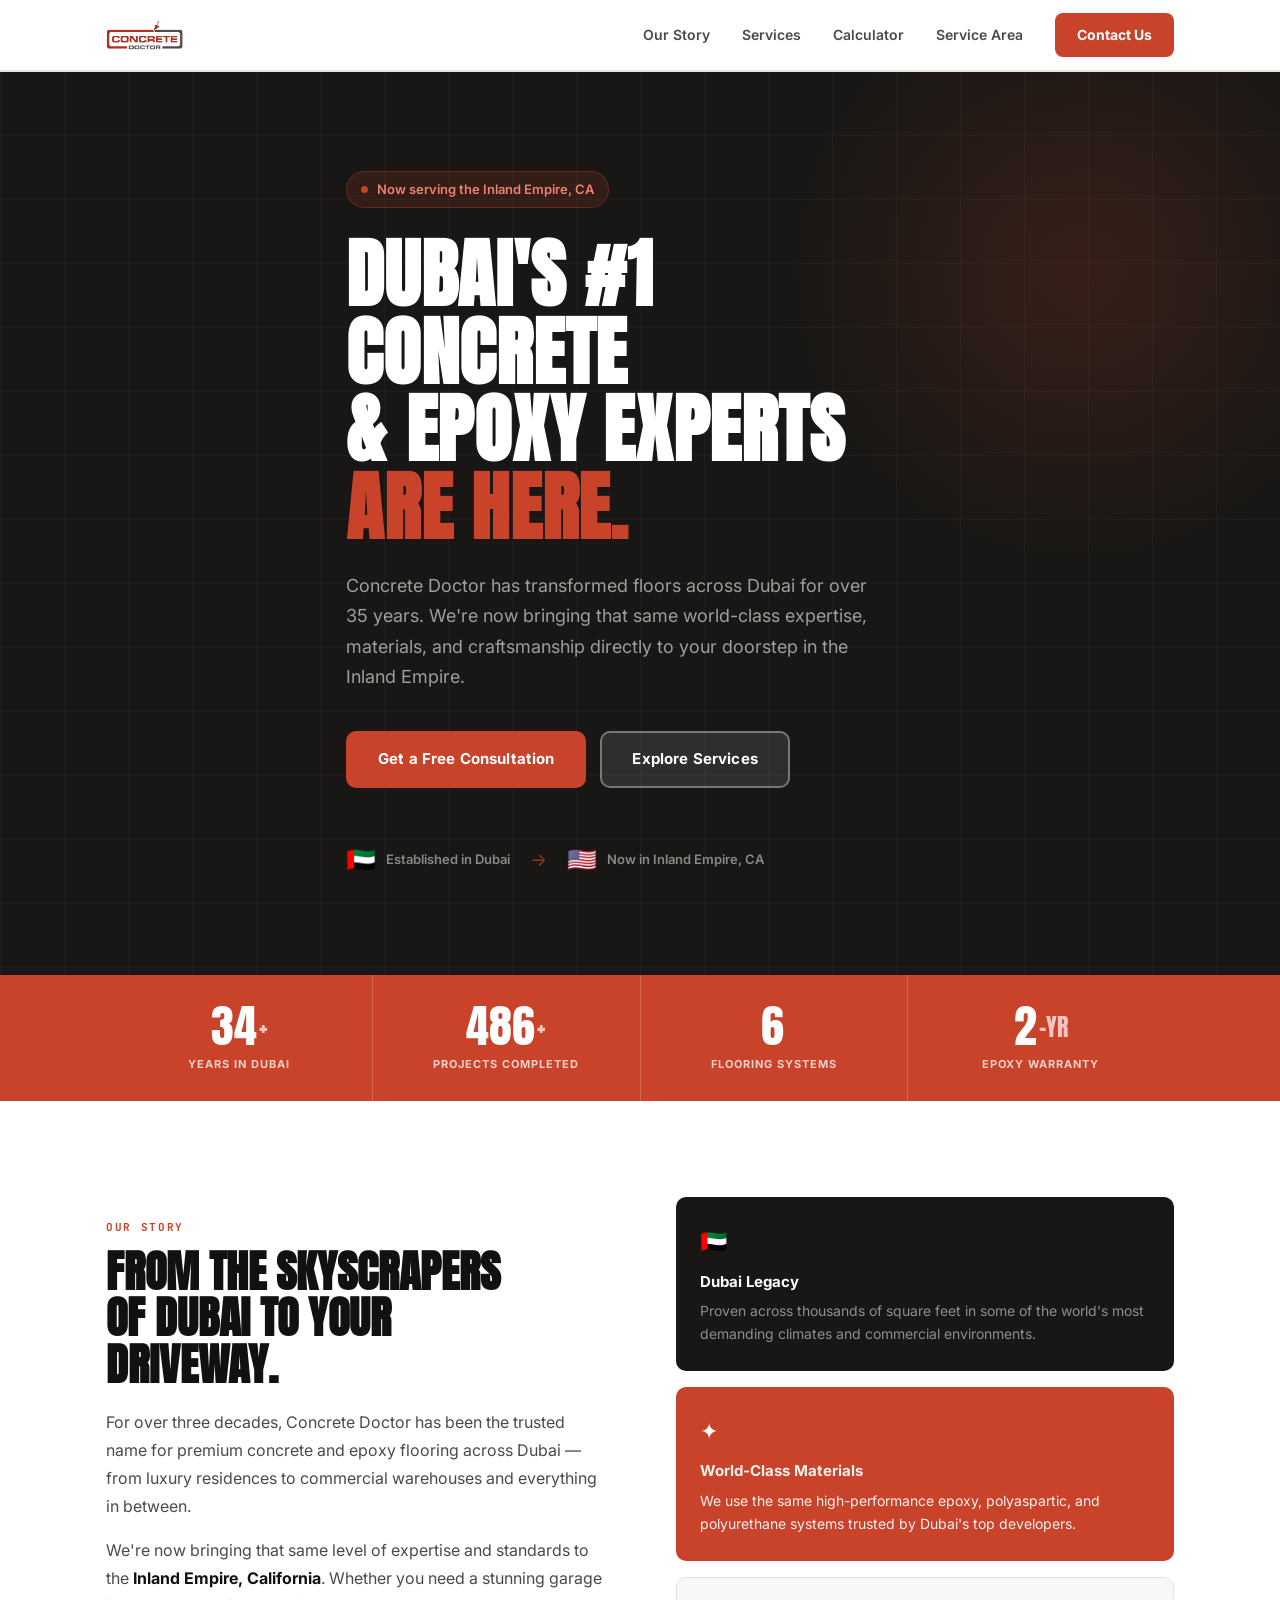
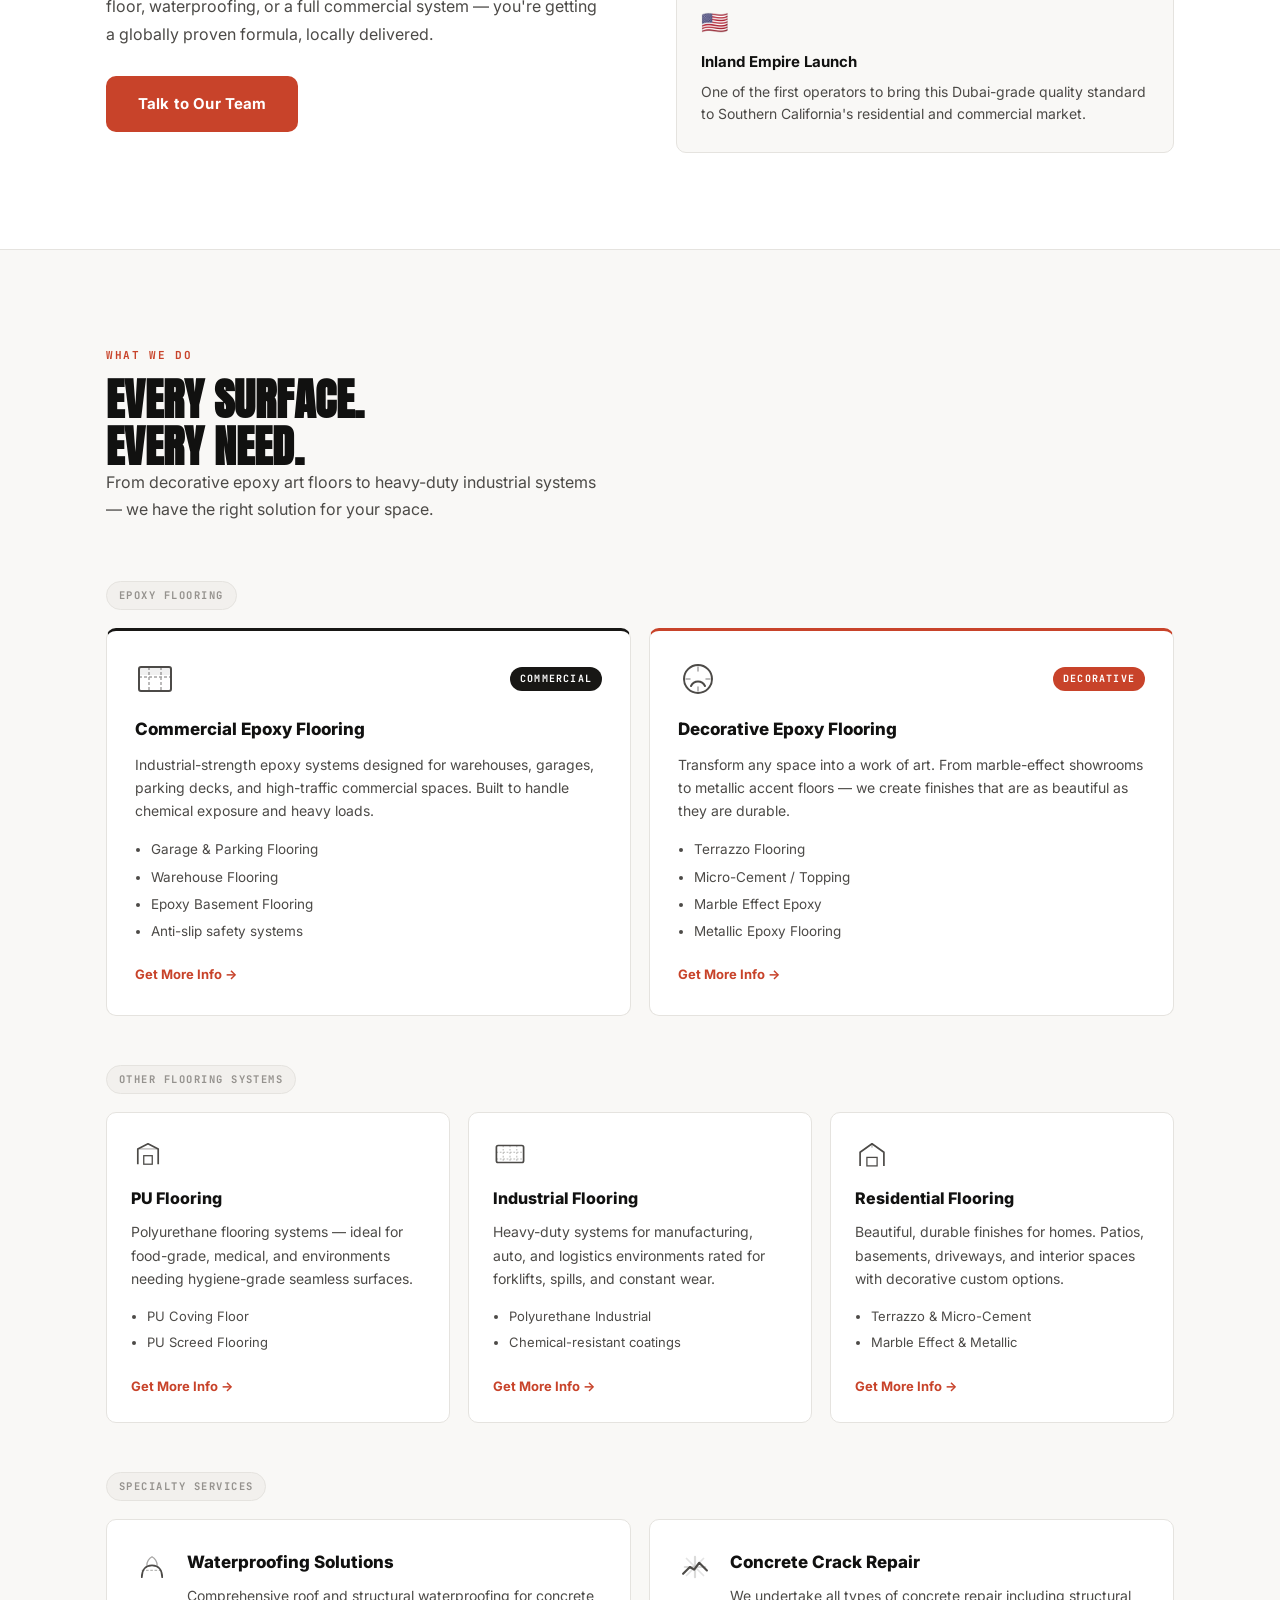
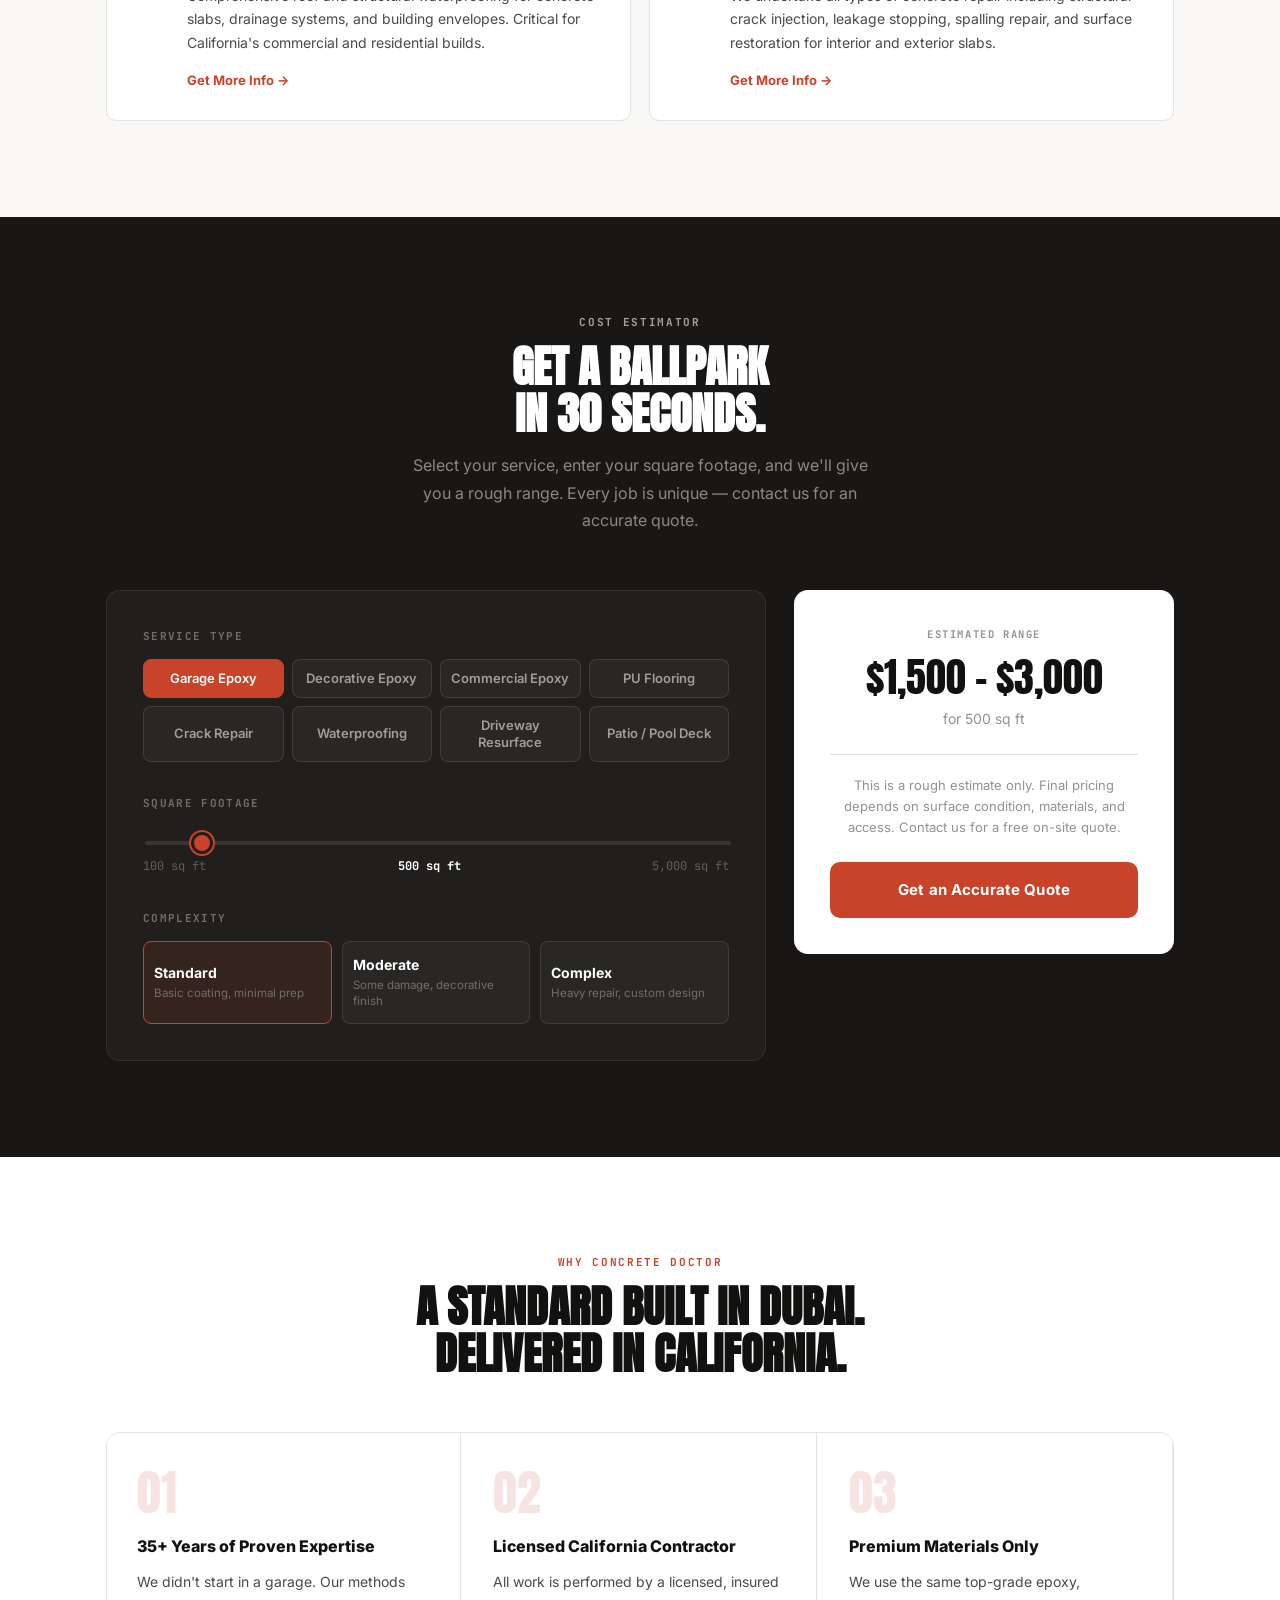
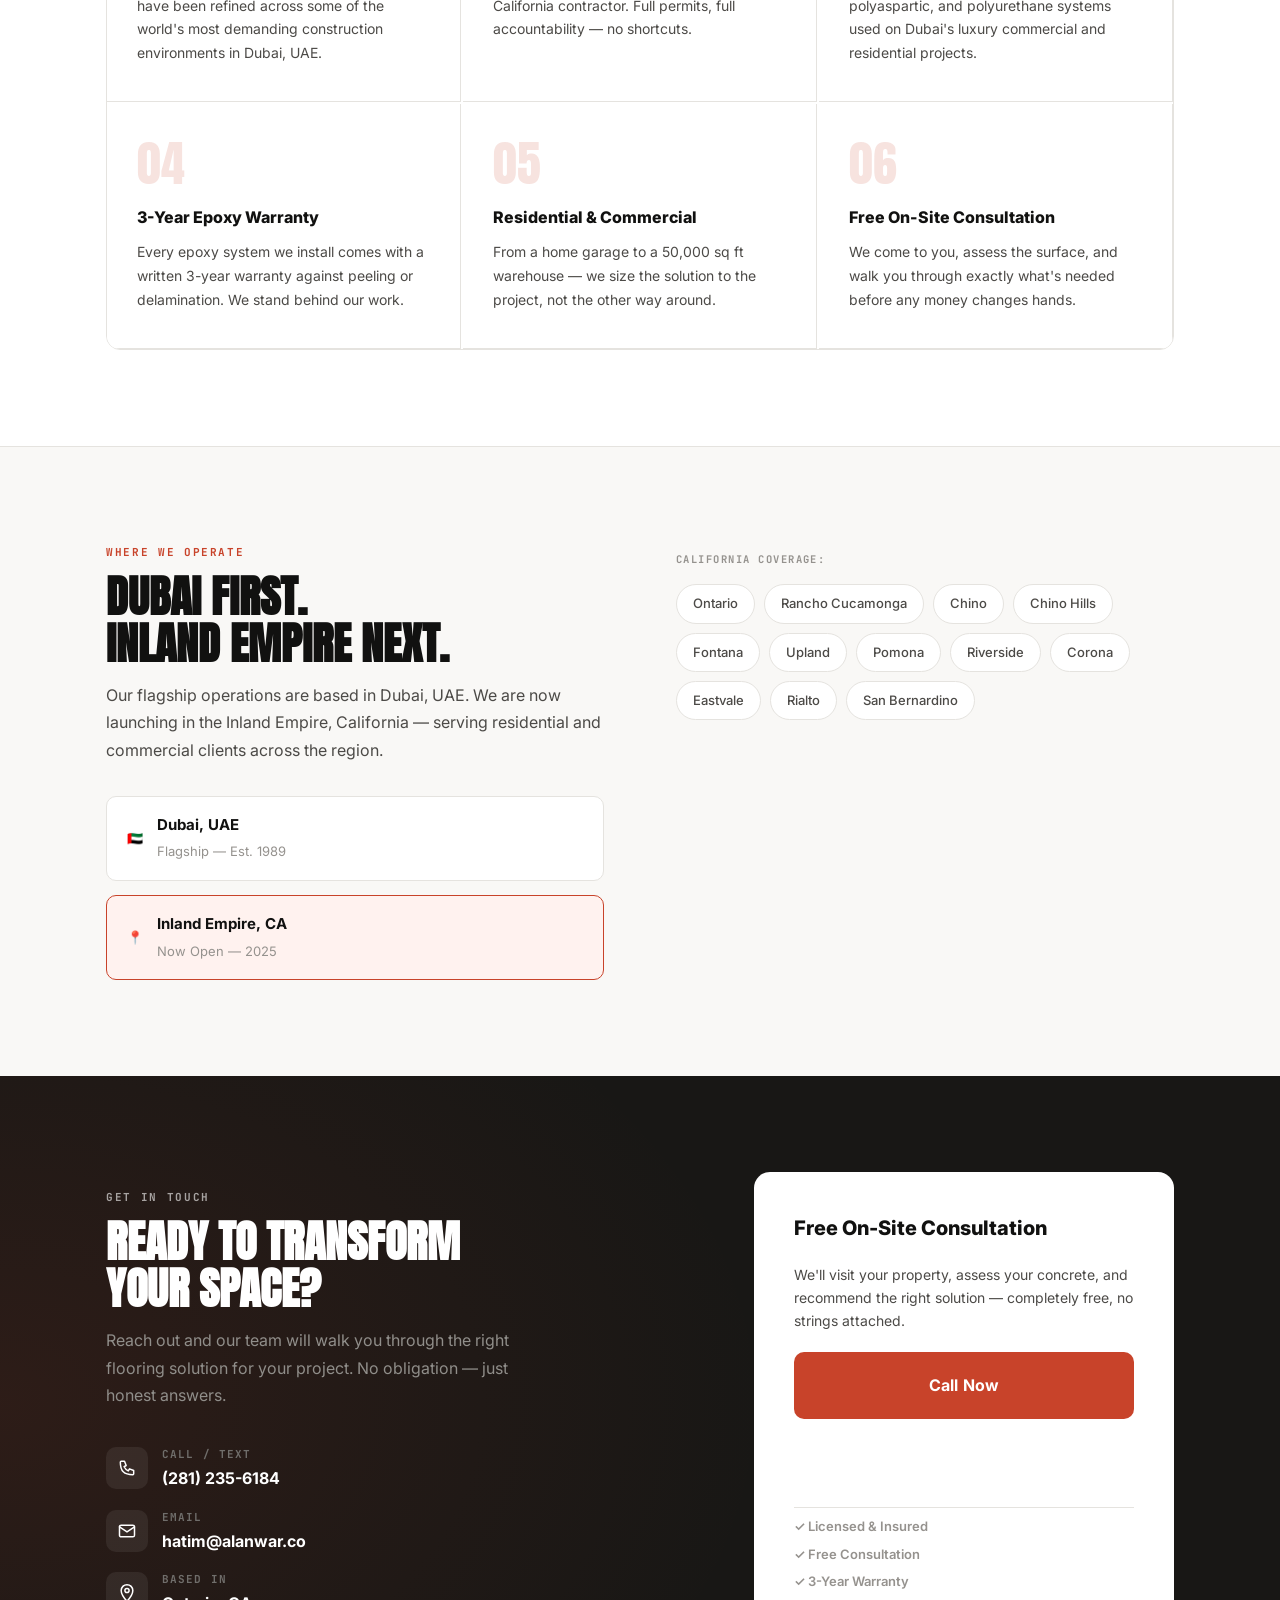
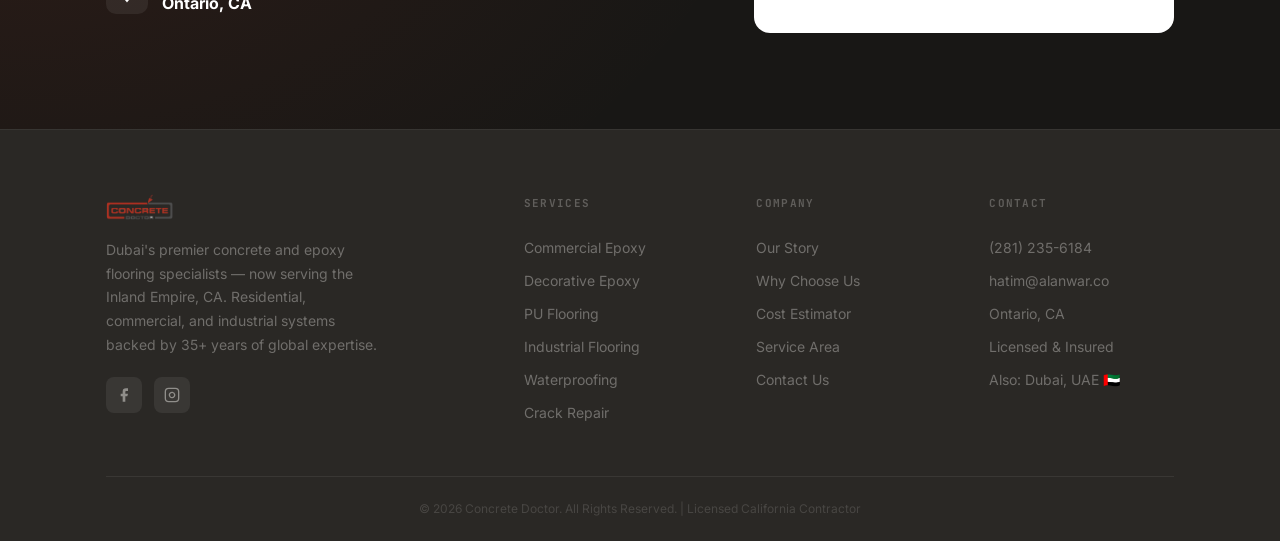
<file: preview.html>
<!DOCTYPE html>
<html lang="en">
<head>
<meta charset="UTF-8">
<meta name="viewport" content="width=device-width, initial-scale=1.0">
<title>Concrete Doctor — Now in the Inland Empire, CA</title>
<meta name="description" content="Concrete Doctor brings Dubai's premier epoxy and concrete flooring expertise to the Inland Empire, CA. Garage epoxy, decorative floors, waterproofing, crack repair and more.">
<link rel="preconnect" href="https://fonts.googleapis.com">
<link rel="preconnect" href="https://fonts.gstatic.com" crossorigin>
<link href="https://fonts.googleapis.com/css2?family=Anton&family=Inter:wght@400;500;600;700;800&family=JetBrains+Mono:wght@500;700&display=swap" rel="stylesheet">
<style>/* ============================================================
   CONCRETE DOCTOR — Full Redesign
   ============================================================ */
:root {
  --white:       #ffffff;
  --off-white:   #f9f8f6;
  --light:       #f2f0ed;
  --border:      #e5e3df;
  --text:        #111110;
  --text-2:      #4c4a47;
  --text-3:      #95928e;
  --red:         #c8432a;
  --red-hover:   #b83a23;
  --red-bg:      #fff2ef;
  --dark:        #181715;
  --dark-2:      #201f1d;
  --dark-3:      #2a2825;

  --font-display: 'Anton', sans-serif;
  --font-body:    'Inter', -apple-system, sans-serif;
  --font-mono:    'JetBrains Mono', monospace;
  --wrap: 1140px;
  --r: 10px;
}

*, *::before, *::after { box-sizing: border-box; }
html { scroll-behavior: smooth; }
body { margin: 0; background: var(--white); color: var(--text); font-family: var(--font-body); line-height: 1.65; -webkit-font-smoothing: antialiased; }
img { max-width: 100%; display: block; }
a { color: inherit; text-decoration: none; }
p { margin: 0; }
h1,h2,h3,h4,h5 { margin: 0; }
.wrap { max-width: var(--wrap); margin: 0 auto; padding: 0 36px; }

/* ============================================================ BUTTONS */
.btn {
  display: inline-flex; align-items: center; justify-content: center;
  padding: 14px 30px; border-radius: var(--r);
  font-weight: 700; font-size: 15px; letter-spacing: 0.01em;
  transition: all 0.2s; cursor: pointer; border: 2px solid transparent;
  white-space: nowrap;
}
.btn-primary { background: var(--red); color: #fff; }
.btn-primary:hover { background: var(--red-hover); transform: translateY(-1px); box-shadow: 0 6px 20px rgba(200,67,42,0.35); }
.btn-ghost { background: rgba(255,255,255,0.1); color: #fff; border-color: rgba(255,255,255,0.35); }
.btn-ghost:hover { background: rgba(255,255,255,0.18); border-color: rgba(255,255,255,0.6); }
.btn-outline-dark { background: transparent; color: var(--white); border-color: rgba(255,255,255,0.4); }
.btn-outline-dark:hover { border-color: rgba(255,255,255,0.8); background: rgba(255,255,255,0.08); }
.btn-large { padding: 18px 40px; font-size: 16px; }

/* ============================================================ HEADER */
.site-header {
  position: sticky; top: 0; z-index: 200;
  background: rgba(255,255,255,0.97);
  backdrop-filter: blur(12px);
  border-bottom: 1px solid var(--border);
  box-shadow: 0 1px 0 var(--border);
}
.header-inner { display: flex; align-items: center; justify-content: space-between; height: 70px; }
.brand-logo { height: 30px; width: auto; }
.main-nav { display: flex; align-items: center; gap: 32px; }
.main-nav > a { font-size: 14px; font-weight: 600; color: var(--text-2); transition: color 0.18s; }
.main-nav > a:hover { color: var(--text); }
.nav-cta { background: var(--red) !important; color: #fff !important; padding: 10px 22px; border-radius: 8px; font-weight: 700 !important; font-size: 14px; transition: background 0.18s; }
.nav-cta:hover { background: var(--red-hover) !important; }
.nav-toggle { display: none; flex-direction: column; justify-content: center; gap: 5px; width: 36px; height: 36px; background: none; border: none; cursor: pointer; padding: 0; }
.nav-toggle span { display: block; height: 2px; background: var(--text); border-radius: 2px; transition: all 0.2s; }

/* ============================================================ HERO */
.hero {
  position: relative; overflow: hidden;
  background: var(--dark);
  padding: 100px 0 96px;
}
.hero-bg { position: absolute; inset: 0; pointer-events: none; }
.hero-grid {
  position: absolute; inset: 0;
  background-image:
    linear-gradient(rgba(255,255,255,0.03) 1px, transparent 1px),
    linear-gradient(90deg, rgba(255,255,255,0.03) 1px, transparent 1px);
  background-size: 64px 64px;
}
.hero-glow {
  position: absolute; top: -100px; right: -100px;
  width: 600px; height: 600px; border-radius: 50%;
  background: radial-gradient(circle, rgba(200,67,42,0.18) 0%, transparent 70%);
}
.hero-inner { position: relative; z-index: 1; max-width: 660px; }
.hero-badge {
  display: inline-flex; align-items: center; gap: 9px;
  background: rgba(200,67,42,0.15); border: 1px solid rgba(200,67,42,0.35);
  color: #f08070; padding: 7px 14px; border-radius: 100px;
  font-size: 13px; font-weight: 600; margin-bottom: 28px;
}
.badge-dot { width: 7px; height: 7px; background: var(--red); border-radius: 50%; animation: pulse 2s infinite; }
@keyframes pulse { 0%,100%{opacity:1;transform:scale(1)} 50%{opacity:0.6;transform:scale(1.3)} }
.hero-title { font-family: var(--font-display); font-size: clamp(42px, 6.5vw, 76px); line-height: 1.02; text-transform: uppercase; color: #fff; margin-bottom: 24px; letter-spacing: 0.01em; }
.hero-title-accent { color: var(--red); display: block; }
.hero-sub { font-size: 18px; color: #a09e9a; line-height: 1.7; margin-bottom: 38px; max-width: 540px; }
.hero-actions { display: flex; gap: 14px; flex-wrap: wrap; margin-bottom: 52px; }
.hero-flags { display: flex; align-items: center; gap: 20px; }
.flag-item { display: flex; align-items: center; gap: 10px; }
.flag { font-size: 24px; }
.flag-label { font-size: 13px; font-weight: 600; color: #8a8885; }
.flag-arrow { font-size: 18px; color: var(--red); opacity: 0.7; }

/* ============================================================ STATS */
.stats-bar { background: var(--red); }
.stats-inner { display: flex; align-items: stretch; }
.stat { flex: 1; display: flex; flex-direction: column; align-items: center; justify-content: center; padding: 28px 16px; gap: 6px; }
.stat-top { display: flex; align-items: flex-start; }
.stat-num { font-family: var(--font-display); font-size: 46px; color: #fff; line-height: 1; }
.stat-suffix { font-family: var(--font-display); font-size: 24px; color: rgba(255,255,255,0.7); margin-top: 5px; margin-left: 2px; }
.stat-label { font-size: 11px; font-weight: 700; color: rgba(255,255,255,0.75); text-transform: uppercase; letter-spacing: 0.09em; }
.stat-divider { width: 1px; background: rgba(255,255,255,0.2); align-self: stretch; }

/* ============================================================ SHARED SECTION */
section { padding: 96px 0; }
.section-eyebrow { font-family: var(--font-mono); font-size: 11px; font-weight: 700; letter-spacing: 0.15em; text-transform: uppercase; color: var(--red); margin-bottom: 12px; display: block; }
.section-eyebrow.light-eye { color: rgba(255,255,255,0.6); }
.section-title { font-family: var(--font-display); font-size: clamp(28px, 4vw, 44px); line-height: 1.06; text-transform: uppercase; color: var(--text); }
.section-title.light-title { color: #fff; }
.section-sub { font-size: 16px; color: var(--text-2); line-height: 1.7; max-width: 500px; }
.section-head { margin-bottom: 56px; }
.section-head.centered { text-align: center; }
.section-head.centered .section-sub { margin: 14px auto 0; }

/* ============================================================ STORY */
.story { background: var(--white); border-bottom: 1px solid var(--border); }
.story-inner { display: grid; grid-template-columns: 1fr 1fr; gap: 72px; align-items: center; }
.story-text .section-title { margin: 12px 0 20px; }
.story-body { font-size: 16px; color: var(--text-2); line-height: 1.75; margin-bottom: 16px; }
.story-body strong { color: var(--text); font-weight: 700; }
.story-text .btn { margin-top: 12px; }
.story-cards { display: flex; flex-direction: column; gap: 16px; }
.story-card { padding: 26px 24px; border-radius: var(--r); }
.story-card--dark { background: var(--dark); color: #fff; }
.story-card--dark h4 { color: #fff; }
.story-card--dark p { color: #908e8a; }
.story-card--accent { background: var(--red); color: #fff; }
.story-card--accent h4, .story-card--accent p { color: rgba(255,255,255,0.92); }
.story-card--light { background: var(--off-white); border: 1px solid var(--border); }
.story-card--light h4 { color: var(--text); }
.story-card--light p { color: var(--text-2); }
.sc-icon { font-size: 22px; margin-bottom: 10px; }
.story-card h4 { font-size: 15px; font-weight: 700; margin-bottom: 6px; }
.story-card p { font-size: 14px; line-height: 1.6; }

/* ============================================================ SERVICES */
.services { background: var(--off-white); }
.service-group { margin-bottom: 48px; }
.service-group:last-child { margin-bottom: 0; }
.service-group-label { margin-bottom: 18px; }
.group-tag { display: inline-block; font-family: var(--font-mono); font-size: 10.5px; font-weight: 700; letter-spacing: 0.14em; text-transform: uppercase; color: var(--text-3); background: var(--light); border: 1px solid var(--border); padding: 5px 12px; border-radius: 100px; }
.service-cards-row { display: grid; gap: 18px; }
.service-cards-row:not(.three-col):not(.two-col) { grid-template-columns: 1fr 1fr; }
.service-cards-row.three-col { grid-template-columns: repeat(3,1fr); }
.service-cards-row.two-col { grid-template-columns: 1fr 1fr; }

.svc-card { background: var(--white); border: 1px solid var(--border); border-radius: var(--r); padding: 28px; transition: box-shadow 0.2s, border-color 0.2s, transform 0.2s; }
.svc-card:hover { box-shadow: 0 8px 30px rgba(0,0,0,0.09); border-color: var(--red); transform: translateY(-2px); }
.svc-card--primary { border-top: 3px solid var(--dark); }
.svc-card--secondary { border-top: 3px solid var(--red); }
.svc-card-top { display: flex; align-items: center; justify-content: space-between; margin-bottom: 16px; }
.svc-icon { width: 40px; height: 40px; color: var(--text-2); }
.svc-icon--sm { width: 34px; height: 34px; }
.svc-icon svg, .svc-icon--sm svg { width: 100%; height: 100%; }
.svc-tag { font-family: var(--font-mono); font-size: 10px; font-weight: 700; letter-spacing: 0.12em; text-transform: uppercase; background: var(--dark); color: #fff; padding: 4px 10px; border-radius: 100px; }
.svc-tag--warm { background: var(--red); }
.svc-card h3 { font-size: 17px; font-weight: 800; color: var(--text); margin-bottom: 10px; }
.svc-card p { font-size: 14px; color: var(--text-2); line-height: 1.65; margin-bottom: 16px; }
.svc-list { margin: 0 0 18px; padding: 0 0 0 16px; }
.svc-list li { font-size: 13.5px; color: var(--text-2); margin-bottom: 5px; }
.svc-list--sm li { font-size: 13px; }
.svc-link { font-size: 13px; font-weight: 700; color: var(--red); transition: color 0.18s; }
.svc-link:hover { color: var(--red-hover); }
.svc-card--sm { padding: 24px; }
.svc-card--sm .svc-icon--sm { margin-bottom: 14px; }
.svc-card--sm h3 { font-size: 16px; margin-bottom: 9px; }
.svc-specialty { }
.spec-left { display: flex; gap: 18px; align-items: flex-start; }
.spec-left .svc-icon--sm { flex-shrink: 0; margin-top: 2px; }
.spec-left h3 { font-size: 17px; font-weight: 800; margin-bottom: 8px; }
.spec-left p { font-size: 14px; color: var(--text-2); line-height: 1.65; margin-bottom: 12px; }

/* ============================================================ CALCULATOR */
.calculator-section { background: var(--dark); padding: 96px 0; }
.calc-wrapper { }
.calc-header { text-align: center; margin-bottom: 56px; }
.calc-header .section-title { margin: 12px 0 16px; }
.calc-sub { font-size: 16px; color: #8a8885; max-width: 460px; margin: 0 auto; line-height: 1.7; }

.calc-body { display: grid; grid-template-columns: 1fr 380px; gap: 28px; align-items: start; }
.calc-form { background: var(--dark-2); border: 1px solid rgba(255,255,255,0.08); border-radius: 14px; padding: 36px; display: flex; flex-direction: column; gap: 32px; }
.calc-label { display: block; font-size: 11px; font-weight: 700; letter-spacing: 0.12em; text-transform: uppercase; color: #706e6b; font-family: var(--font-mono); margin-bottom: 14px; }
.calc-options { display: grid; grid-template-columns: repeat(4, 1fr); gap: 8px; }
.calc-option {
  background: rgba(255,255,255,0.04); border: 1px solid rgba(255,255,255,0.1);
  color: #a09e9a; padding: 10px 8px; border-radius: 8px;
  font-size: 13px; font-weight: 600; cursor: pointer; font-family: var(--font-body);
  transition: all 0.18s; text-align: center; line-height: 1.3;
}
.calc-option:hover { background: rgba(255,255,255,0.08); color: #fff; border-color: rgba(255,255,255,0.2); }
.calc-option.active { background: var(--red); color: #fff; border-color: var(--red); }

.calc-slider-wrap { }
.calc-slider { -webkit-appearance: none; appearance: none; width: 100%; height: 4px; border-radius: 2px; background: rgba(255,255,255,0.1); outline: none; margin-bottom: 12px; cursor: pointer; }
.calc-slider::-webkit-slider-thumb { -webkit-appearance: none; width: 22px; height: 22px; border-radius: 50%; background: var(--red); cursor: pointer; border: 3px solid var(--dark-2); box-shadow: 0 0 0 2px var(--red); transition: transform 0.15s; }
.calc-slider::-webkit-slider-thumb:hover { transform: scale(1.15); }
.calc-slider::-moz-range-thumb { width: 20px; height: 20px; border-radius: 50%; background: var(--red); cursor: pointer; border: 3px solid var(--dark-2); }
.slider-labels { display: flex; justify-content: space-between; font-size: 12px; color: #605e5b; font-family: var(--font-mono); }
.slider-labels span:nth-child(2) { color: #fff; font-weight: 700; }

.calc-complexity { display: grid; grid-template-columns: repeat(3,1fr); gap: 10px; }
.cmplx-btn { background: rgba(255,255,255,0.04); border: 1px solid rgba(255,255,255,0.1); border-radius: 8px; padding: 14px 10px; cursor: pointer; font-family: var(--font-body); text-align: left; transition: all 0.18s; }
.cmplx-btn:hover { border-color: rgba(255,255,255,0.25); background: rgba(255,255,255,0.07); }
.cmplx-btn.active { border-color: var(--red); background: rgba(200,67,42,0.12); }
.cmplx-title { display: block; font-size: 14px; font-weight: 700; color: #fff; margin-bottom: 4px; }
.cmplx-desc { display: block; font-size: 11.5px; color: #706e6b; line-height: 1.4; }

.calc-result {
  background: var(--white); border-radius: 14px; padding: 36px;
  position: sticky; top: 90px;
  display: flex; flex-direction: column; align-items: center; text-align: center;
}
.result-label { font-family: var(--font-mono); font-size: 10.5px; font-weight: 700; letter-spacing: 0.15em; text-transform: uppercase; color: var(--text-3); margin-bottom: 12px; }
.result-range { font-family: var(--font-display); font-size: 40px; color: var(--text); line-height: 1.1; margin-bottom: 8px; }
.result-unit { font-size: 14px; color: var(--text-3); margin-bottom: 24px; }
.result-divider { width: 100%; height: 1px; background: var(--border); margin-bottom: 20px; }
.result-note { font-size: 13px; color: var(--text-3); line-height: 1.6; margin-bottom: 24px; }
.result-cta { width: 100%; }

/* ============================================================ WHY US */
.why-us { background: var(--white); }
.why-grid { display: grid; grid-template-columns: repeat(3,1fr); gap: 2px; border: 1px solid var(--border); border-radius: 14px; overflow: hidden; }
.why-card { padding: 36px 30px; background: var(--white); transition: background 0.2s; border-right: 1px solid var(--border); border-bottom: 1px solid var(--border); }
.why-card:hover { background: var(--off-white); }
.why-num { font-family: var(--font-display); font-size: 48px; color: var(--red); opacity: 0.15; line-height: 1; margin-bottom: 16px; }
.why-card h4 { font-size: 16px; font-weight: 800; color: var(--text); margin-bottom: 10px; }
.why-card p { font-size: 14px; color: var(--text-2); line-height: 1.7; }

/* ============================================================ AREA */
.area { background: var(--off-white); border-top: 1px solid var(--border); }
.area-inner { display: grid; grid-template-columns: 1fr 1fr; gap: 72px; align-items: start; }
.area-text .section-title { margin: 12px 0 16px; }
.area-text .section-sub { margin-bottom: 32px; }
.area-locations { display: flex; flex-direction: column; gap: 14px; }
.area-loc { display: flex; align-items: center; gap: 14px; background: var(--white); border: 1px solid var(--border); border-radius: var(--r); padding: 16px 20px; }
.area-loc--new { border-color: var(--red); background: var(--red-bg); }
.loc-flag { font-size: 28px; }
.area-loc strong { display: block; font-size: 15px; font-weight: 700; color: var(--text); }
.area-loc span { font-size: 13px; color: var(--text-3); }
.area-tags-wrap { padding-top: 8px; }
.area-tags-label { font-family: var(--font-mono); font-size: 10.5px; font-weight: 700; letter-spacing: 0.14em; text-transform: uppercase; color: var(--text-3); margin-bottom: 16px; }
.area-tags { display: flex; flex-wrap: wrap; gap: 9px; }
.area-tags span { font-size: 13px; font-weight: 500; color: var(--text-2); background: var(--white); border: 1px solid var(--border); padding: 8px 16px; border-radius: 100px; transition: all 0.18s; cursor: default; }
.area-tags span:hover { border-color: var(--red); color: var(--red); background: var(--red-bg); }

/* ============================================================ CONTACT */
.contact { position: relative; background: var(--dark); padding: 96px 0; overflow: hidden; }
.contact-bg { position: absolute; inset: 0; background: radial-gradient(ellipse 60% 80% at 0% 50%, rgba(200,67,42,0.12), transparent); pointer-events: none; }
.contact-inner { position: relative; z-index: 1; display: grid; grid-template-columns: 1fr 420px; gap: 72px; align-items: center; }
.contact-text .section-title { margin: 12px 0 16px; }
.contact-sub { font-size: 16px; color: #908e8a; line-height: 1.7; margin-bottom: 36px; max-width: 440px; }
.contact-items { display: flex; flex-direction: column; gap: 16px; }
.contact-item { display: flex; align-items: center; gap: 14px; transition: opacity 0.18s; }
.contact-item:hover { opacity: 0.8; }
.ci-icon { width: 42px; height: 42px; background: rgba(255,255,255,0.07); border-radius: 10px; display: flex; align-items: center; justify-content: center; flex-shrink: 0; color: #fff; }
.ci-icon svg { width: 20px; height: 20px; }
.ci-label { display: block; font-size: 11px; font-weight: 700; letter-spacing: 0.1em; text-transform: uppercase; color: #706e6b; margin-bottom: 2px; font-family: var(--font-mono); }
.ci-val { display: block; font-size: 16px; font-weight: 700; color: #fff; }

.contact-cta-box { background: var(--white); border-radius: 16px; padding: 40px; display: flex; flex-direction: column; gap: 14px; }
.contact-cta-box h3 { font-size: 20px; font-weight: 800; color: var(--text); margin-bottom: 4px; }
.contact-cta-box p { font-size: 14px; color: var(--text-2); line-height: 1.65; margin-bottom: 6px; }
.contact-cta-box .btn { width: 100%; }
.cta-box-trust { display: flex; flex-direction: column; gap: 6px; padding-top: 8px; border-top: 1px solid var(--border); margin-top: 4px; }
.cta-box-trust span { font-size: 13px; font-weight: 600; color: var(--text-3); }

/* ============================================================ FOOTER */
.site-footer { background: var(--dark-3); padding: 64px 0 0; border-top: 1px solid rgba(255,255,255,0.06); }
.footer-top { display: grid; grid-template-columns: 2fr 1fr 1fr 1fr; gap: 48px; padding-bottom: 48px; border-bottom: 1px solid rgba(255,255,255,0.07); }
.footer-logo { height: 26px; margin-bottom: 18px; }
.footer-brand p { font-size: 14px; color: #706e6b; line-height: 1.7; max-width: 280px; margin-bottom: 20px; }
.footer-socials { display: flex; gap: 12px; }
.footer-socials a { width: 36px; height: 36px; background: rgba(255,255,255,0.07); border-radius: 8px; display: flex; align-items: center; justify-content: center; color: #908e8a; transition: all 0.18s; }
.footer-socials a svg { width: 16px; height: 16px; }
.footer-socials a:hover { background: var(--red); color: #fff; }
.footer-col h5 { font-size: 11px; font-weight: 700; text-transform: uppercase; letter-spacing: 0.12em; color: #605e5b; margin-bottom: 18px; font-family: var(--font-mono); }
.footer-col { display: flex; flex-direction: column; gap: 2px; }
.footer-col a, .footer-col span { font-size: 14px; color: #706e6b; padding: 4px 0; transition: color 0.18s; }
.footer-col a:hover { color: #fff; }
.footer-bottom { padding: 22px 0; text-align: center; }
.footer-bottom p { font-size: 12px; color: #484643; }

/* ============================================================ RESPONSIVE */
@media (max-width: 1020px) {
  .story-inner { grid-template-columns: 1fr; gap: 48px; }
  .area-inner { grid-template-columns: 1fr; gap: 48px; }
  .contact-inner { grid-template-columns: 1fr; gap: 48px; }
  .contact-cta-box { max-width: 460px; }
  .calc-body { grid-template-columns: 1fr; }
  .calc-result { position: static; }
  .why-grid { grid-template-columns: repeat(2,1fr); }
  .footer-top { grid-template-columns: 1fr 1fr; }
  .footer-brand { grid-column: 1 / -1; }
}
@media (max-width: 760px) {
  .main-nav { display: none; }
  .nav-toggle { display: flex; }
  .service-cards-row, .service-cards-row.three-col, .service-cards-row.two-col { grid-template-columns: 1fr; }
  .calc-options { grid-template-columns: repeat(2,1fr); }
  .calc-complexity { grid-template-columns: 1fr; }
  .why-grid { grid-template-columns: 1fr; }
  .footer-top { grid-template-columns: 1fr; }
  section { padding: 72px 0; }
  .hero { padding: 72px 0 68px; }
  .stats-inner { flex-wrap: wrap; }
  .stat { min-width: 50%; }
  .stat-divider { display: none; }
  .spec-left { flex-direction: column; gap: 12px; }
}
@media (max-width: 500px) {
  .wrap { padding: 0 20px; }
  .calc-options { grid-template-columns: 1fr 1fr; }
  .hero-flags { flex-direction: column; align-items: flex-start; gap: 12px; }
  .flag-arrow { transform: rotate(90deg); }
}

/* MOBILE NAV */
.main-nav.open {
  display: flex; position: fixed;
  top: 70px; left: 0; right: 0;
  background: var(--white); border-bottom: 1px solid var(--border);
  flex-direction: column; padding: 24px 36px 32px; gap: 22px;
  z-index: 199; box-shadow: 0 8px 32px rgba(0,0,0,0.1);
}
.main-nav.open > a { color: var(--text-2); font-size: 16px; }

a:focus-visible, button:focus-visible { outline: 2px solid var(--red); outline-offset: 3px; }
</style>
</head>
<body>

<!-- NAV -->
<header class="site-header" id="siteHeader">
  <div class="wrap header-inner">
    <a href="#top" class="brand">
      <img src="[data-uri]" alt="Concrete Doctor" class="brand-logo">
    </a>
    <nav class="main-nav" id="mainNav">
      <a href="#story">Our Story</a>
      <a href="#services">Services</a>
      <a href="#calculator">Calculator</a>
      <a href="#area">Service Area</a>
      <a href="#contact" class="nav-cta">Contact Us</a>
    </nav>
    <button class="nav-toggle" id="navToggle" aria-label="Toggle menu" aria-expanded="false">
      <span></span><span></span><span></span>
    </button>
  </div>
</header>

<!-- HERO -->
<section class="hero" id="top">
  <div class="hero-bg" aria-hidden="true">
    <div class="hero-grid"></div>
    <div class="hero-glow"></div>
  </div>
  <div class="wrap hero-inner">
    <div class="hero-badge">
      <span class="badge-dot"></span>
      <span>Now serving the Inland Empire, CA</span>
    </div>
    <h1 class="hero-title">
      Dubai's #1 Concrete<br>&amp; Epoxy Experts<br>
      <span class="hero-title-accent">Are Here.</span>
    </h1>
    <p class="hero-sub">
      Concrete Doctor has transformed floors across Dubai for over 35 years.
      We're now bringing that same world-class expertise, materials, and craftsmanship
      directly to your doorstep in the Inland Empire.
    </p>
    <div class="hero-actions">
      <a href="#contact" class="btn btn-primary">Get a Free Consultation</a>
      <a href="#services" class="btn btn-ghost">Explore Services</a>
    </div>
    <div class="hero-flags">
      <div class="flag-item">
        <span class="flag">🇦🇪</span>
        <span class="flag-label">Established in Dubai</span>
      </div>
      <div class="flag-arrow">→</div>
      <div class="flag-item">
        <span class="flag">🇺🇸</span>
        <span class="flag-label">Now in Inland Empire, CA</span>
      </div>
    </div>
  </div>
</section>

<!-- STATS -->
<div class="stats-bar">
  <div class="wrap stats-inner">
    <div class="stat">
      <div class="stat-top"><span class="stat-num" data-target="35">0</span><span class="stat-suffix">+</span></div>
      <span class="stat-label">Years in Dubai</span>
    </div>
    <div class="stat-divider"></div>
    <div class="stat">
      <div class="stat-top"><span class="stat-num" data-target="500">0</span><span class="stat-suffix">+</span></div>
      <span class="stat-label">Projects Completed</span>
    </div>
    <div class="stat-divider"></div>
    <div class="stat">
      <div class="stat-top"><span class="stat-num" data-target="7">0</span><span class="stat-suffix"></span></div>
      <span class="stat-label">Flooring Systems</span>
    </div>
    <div class="stat-divider"></div>
    <div class="stat">
      <div class="stat-top"><span class="stat-num" data-target="3">0</span><span class="stat-suffix">-YR</span></div>
      <span class="stat-label">Epoxy Warranty</span>
    </div>
  </div>
</div>

<!-- STORY SECTION -->
<section class="story" id="story">
  <div class="wrap story-inner">
    <div class="story-text">
      <p class="section-eyebrow">OUR STORY</p>
      <h2 class="section-title">From the Skyscrapers<br>of Dubai to Your<br>Driveway.</h2>
      <p class="story-body">For over three decades, Concrete Doctor has been the trusted name for premium concrete and epoxy flooring across Dubai — from luxury residences to commercial warehouses and everything in between.</p>
      <p class="story-body">We're now bringing that same level of expertise and standards to the <strong>Inland Empire, California</strong>. Whether you need a stunning garage floor, waterproofing, or a full commercial system — you're getting a globally proven formula, locally delivered.</p>
      <a href="#contact" class="btn btn-primary">Talk to Our Team</a>
    </div>
    <div class="story-cards">
      <div class="story-card story-card--dark">
        <div class="sc-icon">🇦🇪</div>
        <h4>Dubai Legacy</h4>
        <p>Proven across thousands of square feet in some of the world's most demanding climates and commercial environments.</p>
      </div>
      <div class="story-card story-card--accent">
        <div class="sc-icon">✦</div>
        <h4>World-Class Materials</h4>
        <p>We use the same high-performance epoxy, polyaspartic, and polyurethane systems trusted by Dubai's top developers.</p>
      </div>
      <div class="story-card story-card--light">
        <div class="sc-icon">🇺🇸</div>
        <h4>Inland Empire Launch</h4>
        <p>One of the first operators to bring this Dubai-grade quality standard to Southern California's residential and commercial market.</p>
      </div>
    </div>
  </div>
</section>

<!-- SERVICES -->
<section class="services" id="services">
  <div class="wrap">
    <div class="section-head">
      <p class="section-eyebrow">WHAT WE DO</p>
      <h2 class="section-title">Every Surface.<br>Every Need.</h2>
      <p class="section-sub">From decorative epoxy art floors to heavy-duty industrial systems — we have the right solution for your space.</p>
    </div>

    <!-- EPOXY FLOORING -->
    <div class="service-group">
      <div class="service-group-label">
        <span class="group-tag">EPOXY FLOORING</span>
      </div>
      <div class="service-cards-row">
        <div class="svc-card svc-card--primary">
          <div class="svc-card-top">
            <div class="svc-icon">
              <svg viewBox="0 0 40 40" fill="none"><rect x="4" y="8" width="32" height="24" rx="2" stroke="currentColor" stroke-width="2"/><path d="M4 18h32M14 8v24M26 8v24" stroke="currentColor" stroke-width="1.5" stroke-dasharray="3 2" opacity="0.5"/><rect x="4" y="8" width="32" height="8" rx="2" fill="currentColor" opacity="0.08"/></svg>
            </div>
            <span class="svc-tag">Commercial</span>
          </div>
          <h3>Commercial Epoxy Flooring</h3>
          <p>Industrial-strength epoxy systems designed for warehouses, garages, parking decks, and high-traffic commercial spaces. Built to handle chemical exposure and heavy loads.</p>
          <ul class="svc-list">
            <li>Garage & Parking Flooring</li>
            <li>Warehouse Flooring</li>
            <li>Epoxy Basement Flooring</li>
            <li>Anti-slip safety systems</li>
          </ul>
          <a href="#contact" class="svc-link">Get More Info →</a>
        </div>
        <div class="svc-card svc-card--secondary">
          <div class="svc-card-top">
            <div class="svc-icon">
              <svg viewBox="0 0 40 40" fill="none"><circle cx="20" cy="20" r="14" stroke="currentColor" stroke-width="2"/><path d="M13 27c3-6 11-6 14 0" stroke="currentColor" stroke-width="2" stroke-linecap="round"/><path d="M20 8v4M8 20h4M28 20h4M20 28v4" stroke="currentColor" stroke-width="1.5" stroke-linecap="round" opacity="0.5"/></svg>
            </div>
            <span class="svc-tag svc-tag--warm">Decorative</span>
          </div>
          <h3>Decorative Epoxy Flooring</h3>
          <p>Transform any space into a work of art. From marble-effect showrooms to metallic accent floors — we create finishes that are as beautiful as they are durable.</p>
          <ul class="svc-list">
            <li>Terrazzo Flooring</li>
            <li>Micro-Cement / Topping</li>
            <li>Marble Effect Epoxy</li>
            <li>Metallic Epoxy Flooring</li>
          </ul>
          <a href="#contact" class="svc-link">Get More Info →</a>
        </div>
      </div>
    </div>

    <!-- OTHER FLOORING -->
    <div class="service-group">
      <div class="service-group-label">
        <span class="group-tag">OTHER FLOORING SYSTEMS</span>
      </div>
      <div class="service-cards-row three-col">
        <div class="svc-card svc-card--sm">
          <div class="svc-icon svc-icon--sm">
            <svg viewBox="0 0 40 40" fill="none"><path d="M8 32V14l12-6 12 6v18" stroke="currentColor" stroke-width="2" stroke-linejoin="round"/><rect x="15" y="22" width="10" height="10" stroke="currentColor" stroke-width="1.5"/><path d="M8 14h24" stroke="currentColor" stroke-width="1.5" opacity="0.4"/></svg>
          </div>
          <h3>PU Flooring</h3>
          <p>Polyurethane flooring systems — ideal for food-grade, medical, and environments needing hygiene-grade seamless surfaces.</p>
          <ul class="svc-list svc-list--sm">
            <li>PU Coving Floor</li>
            <li>PU Screed Flooring</li>
          </ul>
          <a href="#contact" class="svc-link">Get More Info →</a>
        </div>
        <div class="svc-card svc-card--sm">
          <div class="svc-icon svc-icon--sm">
            <svg viewBox="0 0 40 40" fill="none"><rect x="4" y="10" width="32" height="20" rx="2" stroke="currentColor" stroke-width="2"/><path d="M4 18h32M4 26h32M12 10v20M20 10v20M28 10v20" stroke="currentColor" stroke-width="1.2" stroke-dasharray="2 2" opacity="0.4"/></svg>
          </div>
          <h3>Industrial Flooring</h3>
          <p>Heavy-duty systems for manufacturing, auto, and logistics environments rated for forklifts, spills, and constant wear.</p>
          <ul class="svc-list svc-list--sm">
            <li>Polyurethane Industrial</li>
            <li>Chemical-resistant coatings</li>
          </ul>
          <a href="#contact" class="svc-link">Get More Info →</a>
        </div>
        <div class="svc-card svc-card--sm">
          <div class="svc-icon svc-icon--sm">
            <svg viewBox="0 0 40 40" fill="none"><path d="M6 34V18L20 8l14 10v16" stroke="currentColor" stroke-width="2" stroke-linejoin="round"/><rect x="14" y="24" width="12" height="10" stroke="currentColor" stroke-width="1.5"/><path d="M20 8v4" stroke="currentColor" stroke-width="1.5" stroke-linecap="round" opacity="0.4"/></svg>
          </div>
          <h3>Residential Flooring</h3>
          <p>Beautiful, durable finishes for homes. Patios, basements, driveways, and interior spaces with decorative custom options.</p>
          <ul class="svc-list svc-list--sm">
            <li>Terrazzo & Micro-Cement</li>
            <li>Marble Effect & Metallic</li>
          </ul>
          <a href="#contact" class="svc-link">Get More Info →</a>
        </div>
      </div>
    </div>

    <!-- SPECIALTY SERVICES -->
    <div class="service-group">
      <div class="service-group-label">
        <span class="group-tag">SPECIALTY SERVICES</span>
      </div>
      <div class="service-cards-row two-col">
        <div class="svc-card svc-specialty">
          <div class="spec-left">
            <div class="svc-icon svc-icon--sm">
              <svg viewBox="0 0 40 40" fill="none"><path d="M8 32c0-8 4-14 12-14s12 6 12 14" stroke="currentColor" stroke-width="2" stroke-linecap="round"/><path d="M14 18c0-4 2.7-8 6-10M26 18c0-4-2.7-8-6-10" stroke="currentColor" stroke-width="1.5" stroke-linecap="round" opacity="0.5"/><path d="M8 24h24" stroke="currentColor" stroke-width="1.5" stroke-dasharray="3 2" opacity="0.4"/></svg>
            </div>
            <div>
              <h3>Waterproofing Solutions</h3>
              <p>Comprehensive roof and structural waterproofing for concrete slabs, drainage systems, and building envelopes. Critical for California's commercial and residential builds.</p>
              <a href="#contact" class="svc-link">Get More Info →</a>
            </div>
          </div>
        </div>
        <div class="svc-card svc-specialty">
          <div class="spec-left">
            <div class="svc-icon svc-icon--sm">
              <svg viewBox="0 0 40 40" fill="none"><path d="M8 20h24M20 8v24" stroke="currentColor" stroke-width="2.5" stroke-linecap="round" opacity="0.2"/><path d="M10 30L30 10M10 10l20 20" stroke="currentColor" stroke-width="2" stroke-linecap="round" opacity="0.15"/><path d="M6 28l8-8 5 3 6-8 9 9" stroke="currentColor" stroke-width="2.5" stroke-linecap="round" stroke-linejoin="round"/></svg>
            </div>
            <div>
              <h3>Concrete Crack Repair</h3>
              <p>We undertake all types of concrete repair including structural crack injection, leakage stopping, spalling repair, and surface restoration for interior and exterior slabs.</p>
              <a href="#contact" class="svc-link">Get More Info →</a>
            </div>
          </div>
        </div>
      </div>
    </div>
  </div>
</section>

<!-- COST CALCULATOR -->
<section class="calculator-section" id="calculator">
  <div class="wrap">
    <div class="calc-wrapper">
      <div class="calc-header">
        <p class="section-eyebrow light-eye">COST ESTIMATOR</p>
        <h2 class="section-title light-title">Get a Ballpark<br>in 30 Seconds.</h2>
        <p class="calc-sub">Select your service, enter your square footage, and we'll give you a rough range. Every job is unique — contact us for an accurate quote.</p>
      </div>

      <div class="calc-body">
        <div class="calc-form">
          <div class="calc-field">
            <label class="calc-label">Service Type</label>
            <div class="calc-options" id="serviceOptions">
              <button class="calc-option active" data-service="garage-epoxy" data-low="3" data-high="6">Garage Epoxy</button>
              <button class="calc-option" data-service="decorative-epoxy" data-low="5" data-high="12">Decorative Epoxy</button>
              <button class="calc-option" data-service="commercial-epoxy" data-low="3" data-high="8">Commercial Epoxy</button>
              <button class="calc-option" data-service="pu-flooring" data-low="4" data-high="9">PU Flooring</button>
              <button class="calc-option" data-service="crack-repair" data-low="150" data-high="500" data-unit="per crack">Crack Repair</button>
              <button class="calc-option" data-service="waterproofing" data-low="3" data-high="7">Waterproofing</button>
              <button class="calc-option" data-service="driveway" data-low="2" data-high="7">Driveway Resurface</button>
              <button class="calc-option" data-service="patio" data-low="2" data-high="5">Patio / Pool Deck</button>
            </div>
          </div>

          <div class="calc-field" id="sqftField">
            <label class="calc-label">Square Footage</label>
            <div class="calc-slider-wrap">
              <input type="range" class="calc-slider" id="sqftSlider" min="100" max="5000" value="500" step="50">
              <div class="slider-labels">
                <span>100 sq ft</span>
                <span id="sqftDisplay">500 sq ft</span>
                <span>5,000 sq ft</span>
              </div>
            </div>
          </div>

          <div class="calc-field" id="crackField" style="display:none">
            <label class="calc-label">Number of Cracks</label>
            <div class="calc-slider-wrap">
              <input type="range" class="calc-slider" id="crackSlider" min="1" max="20" value="3" step="1">
              <div class="slider-labels">
                <span>1 crack</span>
                <span id="crackDisplay">3 cracks</span>
                <span>20 cracks</span>
              </div>
            </div>
          </div>

          <div class="calc-field">
            <label class="calc-label">Complexity</label>
            <div class="calc-complexity">
              <button class="cmplx-btn active" data-mult="1.0">
                <span class="cmplx-title">Standard</span>
                <span class="cmplx-desc">Basic coating, minimal prep</span>
              </button>
              <button class="cmplx-btn" data-mult="1.25">
                <span class="cmplx-title">Moderate</span>
                <span class="cmplx-desc">Some damage, decorative finish</span>
              </button>
              <button class="cmplx-btn" data-mult="1.6">
                <span class="cmplx-title">Complex</span>
                <span class="cmplx-desc">Heavy repair, custom design</span>
              </button>
            </div>
          </div>
        </div>

        <div class="calc-result" id="calcResult">
          <div class="result-label">Estimated Range</div>
          <div class="result-range" id="resultRange">$1,500 – $3,000</div>
          <div class="result-unit" id="resultUnit">for 500 sq ft</div>
          <div class="result-divider"></div>
          <div class="result-note">This is a rough estimate only. Final pricing depends on surface condition, materials, and access. Contact us for a free on-site quote.</div>
          <a href="#contact" class="btn btn-primary result-cta">Get an Accurate Quote</a>
        </div>
      </div>
    </div>
  </div>
</section>

<!-- WHY US -->
<section class="why-us" id="why-us">
  <div class="wrap">
    <div class="section-head centered">
      <p class="section-eyebrow">WHY CONCRETE DOCTOR</p>
      <h2 class="section-title">A Standard Built in Dubai.<br>Delivered in California.</h2>
    </div>
    <div class="why-grid">
      <div class="why-card">
        <div class="why-num">01</div>
        <h4>35+ Years of Proven Expertise</h4>
        <p>We didn't start in a garage. Our methods have been refined across some of the world's most demanding construction environments in Dubai, UAE.</p>
      </div>
      <div class="why-card">
        <div class="why-num">02</div>
        <h4>Licensed California Contractor</h4>
        <p>All work is performed by a licensed, insured California contractor. Full permits, full accountability — no shortcuts.</p>
      </div>
      <div class="why-card">
        <div class="why-num">03</div>
        <h4>Premium Materials Only</h4>
        <p>We use the same top-grade epoxy, polyaspartic, and polyurethane systems used on Dubai's luxury commercial and residential projects.</p>
      </div>
      <div class="why-card">
        <div class="why-num">04</div>
        <h4>3-Year Epoxy Warranty</h4>
        <p>Every epoxy system we install comes with a written 3-year warranty against peeling or delamination. We stand behind our work.</p>
      </div>
      <div class="why-card">
        <div class="why-num">05</div>
        <h4>Residential & Commercial</h4>
        <p>From a home garage to a 50,000 sq ft warehouse — we size the solution to the project, not the other way around.</p>
      </div>
      <div class="why-card">
        <div class="why-num">06</div>
        <h4>Free On-Site Consultation</h4>
        <p>We come to you, assess the surface, and walk you through exactly what's needed before any money changes hands.</p>
      </div>
    </div>
  </div>
</section>

<!-- SERVICE AREA -->
<section class="area" id="area">
  <div class="wrap area-inner">
    <div class="area-text">
      <p class="section-eyebrow">WHERE WE OPERATE</p>
      <h2 class="section-title">Dubai First.<br>Inland Empire Next.</h2>
      <p class="section-sub">Our flagship operations are based in Dubai, UAE. We are now launching in the Inland Empire, California — serving residential and commercial clients across the region.</p>
      <div class="area-locations">
        <div class="area-loc">
          <span class="loc-flag">🇦🇪</span>
          <div>
            <strong>Dubai, UAE</strong>
            <span>Flagship — Est. 1989</span>
          </div>
        </div>
        <div class="area-loc area-loc--new">
          <span class="loc-flag">📍</span>
          <div>
            <strong>Inland Empire, CA</strong>
            <span>Now Open — 2025</span>
          </div>
        </div>
      </div>
    </div>
    <div class="area-tags-wrap">
      <p class="area-tags-label">California Coverage:</p>
      <div class="area-tags">
        <span>Ontario</span><span>Rancho Cucamonga</span><span>Chino</span>
        <span>Chino Hills</span><span>Fontana</span><span>Upland</span>
        <span>Pomona</span><span>Riverside</span><span>Corona</span>
        <span>Eastvale</span><span>Rialto</span><span>San Bernardino</span>
      </div>
    </div>
  </div>
</section>

<!-- CONTACT -->
<section class="contact" id="contact">
  <div class="contact-bg" aria-hidden="true"></div>
  <div class="wrap contact-inner">
    <div class="contact-text">
      <p class="section-eyebrow light-eye">GET IN TOUCH</p>
      <h2 class="section-title light-title">Ready to Transform<br>Your Space?</h2>
      <p class="contact-sub">Reach out and our team will walk you through the right flooring solution for your project. No obligation — just honest answers.</p>
      <div class="contact-items">
        <a href="tel:+12812356184" class="contact-item">
          <div class="ci-icon">
            <svg viewBox="0 0 24 24" fill="none"><path d="M5 4h4l2 5-2.5 1.5c1.1 2.1 2.9 3.9 5 5L15 13l5 2v4c0 .6-.4 1-1 1C8.4 20 4 15.6 4 5c0-.6.4-1 1-1z" stroke="currentColor" stroke-width="1.8" stroke-linejoin="round"/></svg>
          </div>
          <div><span class="ci-label">Call / Text</span><span class="ci-val">(281) 235-6184</span></div>
        </a>
        <a href="mailto:hatim@alanwar.co" class="contact-item">
          <div class="ci-icon">
            <svg viewBox="0 0 24 24" fill="none"><rect x="3" y="5" width="18" height="14" rx="2" stroke="currentColor" stroke-width="1.8"/><path d="M3 7l9 6 9-6" stroke="currentColor" stroke-width="1.8" stroke-linecap="round"/></svg>
          </div>
          <div><span class="ci-label">Email</span><span class="ci-val">hatim@alanwar.co</span></div>
        </a>
        <div class="contact-item">
          <div class="ci-icon">
            <svg viewBox="0 0 24 24" fill="none"><path d="M12 2C8.13 2 5 5.13 5 9c0 5.25 7 13 7 13s7-7.75 7-13c0-3.87-3.13-7-7-7z" stroke="currentColor" stroke-width="1.8"/><circle cx="12" cy="9" r="2.5" stroke="currentColor" stroke-width="1.8"/></svg>
          </div>
          <div><span class="ci-label">Based In</span><span class="ci-val">Ontario, CA</span></div>
        </div>
      </div>
    </div>
    <div class="contact-cta-box">
      <h3>Free On-Site Consultation</h3>
      <p>We'll visit your property, assess your concrete, and recommend the right solution — completely free, no strings attached.</p>
      <a href="tel:+12812356184" class="btn btn-primary btn-large">Call Now</a>
      <a href="mailto:hatim@alanwar.co" class="btn btn-outline-dark">Send an Email</a>
      <div class="cta-box-trust">
        <span>✓ Licensed & Insured</span>
        <span>✓ Free Consultation</span>
        <span>✓ 3-Year Warranty</span>
      </div>
    </div>
  </div>
</section>

<!-- FOOTER -->
<footer class="site-footer">
  <div class="wrap footer-inner">
    <div class="footer-top">
      <div class="footer-brand">
        <img src="[data-uri]" alt="Concrete Doctor" class="footer-logo">
        <p>Dubai's premier concrete and epoxy flooring specialists — now serving the Inland Empire, CA. Residential, commercial, and industrial systems backed by 35+ years of global expertise.</p>
        <div class="footer-socials">
          <a href="#" aria-label="Facebook">
            <svg viewBox="0 0 24 24" fill="currentColor"><path d="M18 2h-3a5 5 0 0 0-5 5v3H7v4h3v8h4v-8h3l1-4h-4V7a1 1 0 0 1 1-1h3z"/></svg>
          </a>
          <a href="#" aria-label="Instagram">
            <svg viewBox="0 0 24 24" fill="none" stroke="currentColor" stroke-width="2"><rect x="2" y="2" width="20" height="20" rx="5"/><path d="M16 11.37A4 4 0 1 1 12.63 8 4 4 0 0 1 16 11.37z"/><line x1="17.5" y1="6.5" x2="17.51" y2="6.5"/></svg>
          </a>
        </div>
      </div>
      <div class="footer-col">
        <h5>Services</h5>
        <a href="#services">Commercial Epoxy</a>
        <a href="#services">Decorative Epoxy</a>
        <a href="#services">PU Flooring</a>
        <a href="#services">Industrial Flooring</a>
        <a href="#services">Waterproofing</a>
        <a href="#services">Crack Repair</a>
      </div>
      <div class="footer-col">
        <h5>Company</h5>
        <a href="#story">Our Story</a>
        <a href="#why-us">Why Choose Us</a>
        <a href="#calculator">Cost Estimator</a>
        <a href="#area">Service Area</a>
        <a href="#contact">Contact Us</a>
      </div>
      <div class="footer-col">
        <h5>Contact</h5>
        <a href="tel:+12812356184">(281) 235-6184</a>
        <a href="mailto:hatim@alanwar.co">hatim@alanwar.co</a>
        <span>Ontario, CA</span>
        <span>Licensed &amp; Insured</span>
        <span>Also: Dubai, UAE 🇦🇪</span>
      </div>
    </div>
    <div class="footer-bottom">
      <p>© <span id="year"></span> Concrete Doctor. All Rights Reserved. | Licensed California Contractor</p>
    </div>
  </div>
</footer>

<script>// Mobile nav
const navToggle = document.getElementById('navToggle');
const mainNav = document.getElementById('mainNav');
navToggle.addEventListener('click', () => {
  const open = mainNav.classList.toggle('open');
  navToggle.setAttribute('aria-expanded', open);
});
mainNav.querySelectorAll('a').forEach(l => l.addEventListener('click', () => {
  mainNav.classList.remove('open');
  navToggle.setAttribute('aria-expanded', false);
}));

// Stat counters
function animateCounter(el) {
  const target = +el.dataset.target;
  const dur = 1800;
  const start = performance.now();
  (function tick(now) {
    const p = Math.min((now - start) / dur, 1);
    const e = 1 - Math.pow(1 - p, 4);
    el.textContent = Math.floor(e * target);
    if (p < 1) requestAnimationFrame(tick);
    else el.textContent = target;
  })(start);
}
let counted = false;
new IntersectionObserver(entries => {
  if (entries[0].isIntersecting && !counted) {
    counted = true;
    document.querySelectorAll('.stat-num').forEach(animateCounter);
  }
}, { threshold: 0.4 }).observe(document.querySelector('.stats-bar'));

// Calculator
const state = { low: 3, high: 6, unit: 'sqft', sqft: 500, cracks: 3, mult: 1.0 };

function formatDollar(n) {
  return '$' + Math.round(n).toLocaleString();
}

function updateResult() {
  let lo, hi, unit;
  if (state.unit === 'per crack') {
    lo = state.low * state.cracks * state.mult;
    hi = state.high * state.cracks * state.mult;
    unit = `for ${state.cracks} crack${state.cracks > 1 ? 's' : ''}`;
  } else {
    lo = state.low * state.sqft * state.mult;
    hi = state.high * state.sqft * state.mult;
    unit = `for ${state.sqft.toLocaleString()} sq ft`;
  }
  document.getElementById('resultRange').textContent = `${formatDollar(lo)} – ${formatDollar(hi)}`;
  document.getElementById('resultUnit').textContent = unit;
}

// Service options
document.querySelectorAll('.calc-option').forEach(btn => {
  btn.addEventListener('click', () => {
    document.querySelectorAll('.calc-option').forEach(b => b.classList.remove('active'));
    btn.classList.add('active');
    state.low = +btn.dataset.low;
    state.high = +btn.dataset.high;
    state.unit = btn.dataset.unit || 'sqft';
    const isCrack = state.unit === 'per crack';
    document.getElementById('sqftField').style.display = isCrack ? 'none' : '';
    document.getElementById('crackField').style.display = isCrack ? '' : 'none';
    updateResult();
  });
});

// Sqft slider
const sqftSlider = document.getElementById('sqftSlider');
sqftSlider.addEventListener('input', () => {
  state.sqft = +sqftSlider.value;
  document.getElementById('sqftDisplay').textContent = state.sqft.toLocaleString() + ' sq ft';
  updateResult();
});

// Crack slider
const crackSlider = document.getElementById('crackSlider');
crackSlider.addEventListener('input', () => {
  state.cracks = +crackSlider.value;
  document.getElementById('crackDisplay').textContent = state.cracks + ` crack${state.cracks > 1 ? 's' : ''}`;
  updateResult();
});

// Complexity
document.querySelectorAll('.cmplx-btn').forEach(btn => {
  btn.addEventListener('click', () => {
    document.querySelectorAll('.cmplx-btn').forEach(b => b.classList.remove('active'));
    btn.classList.add('active');
    state.mult = +btn.dataset.mult;
    updateResult();
  });
});

updateResult();

// Footer year
document.getElementById('year').textContent = new Date().getFullYear();
</script>
</body>
</html>
</file>
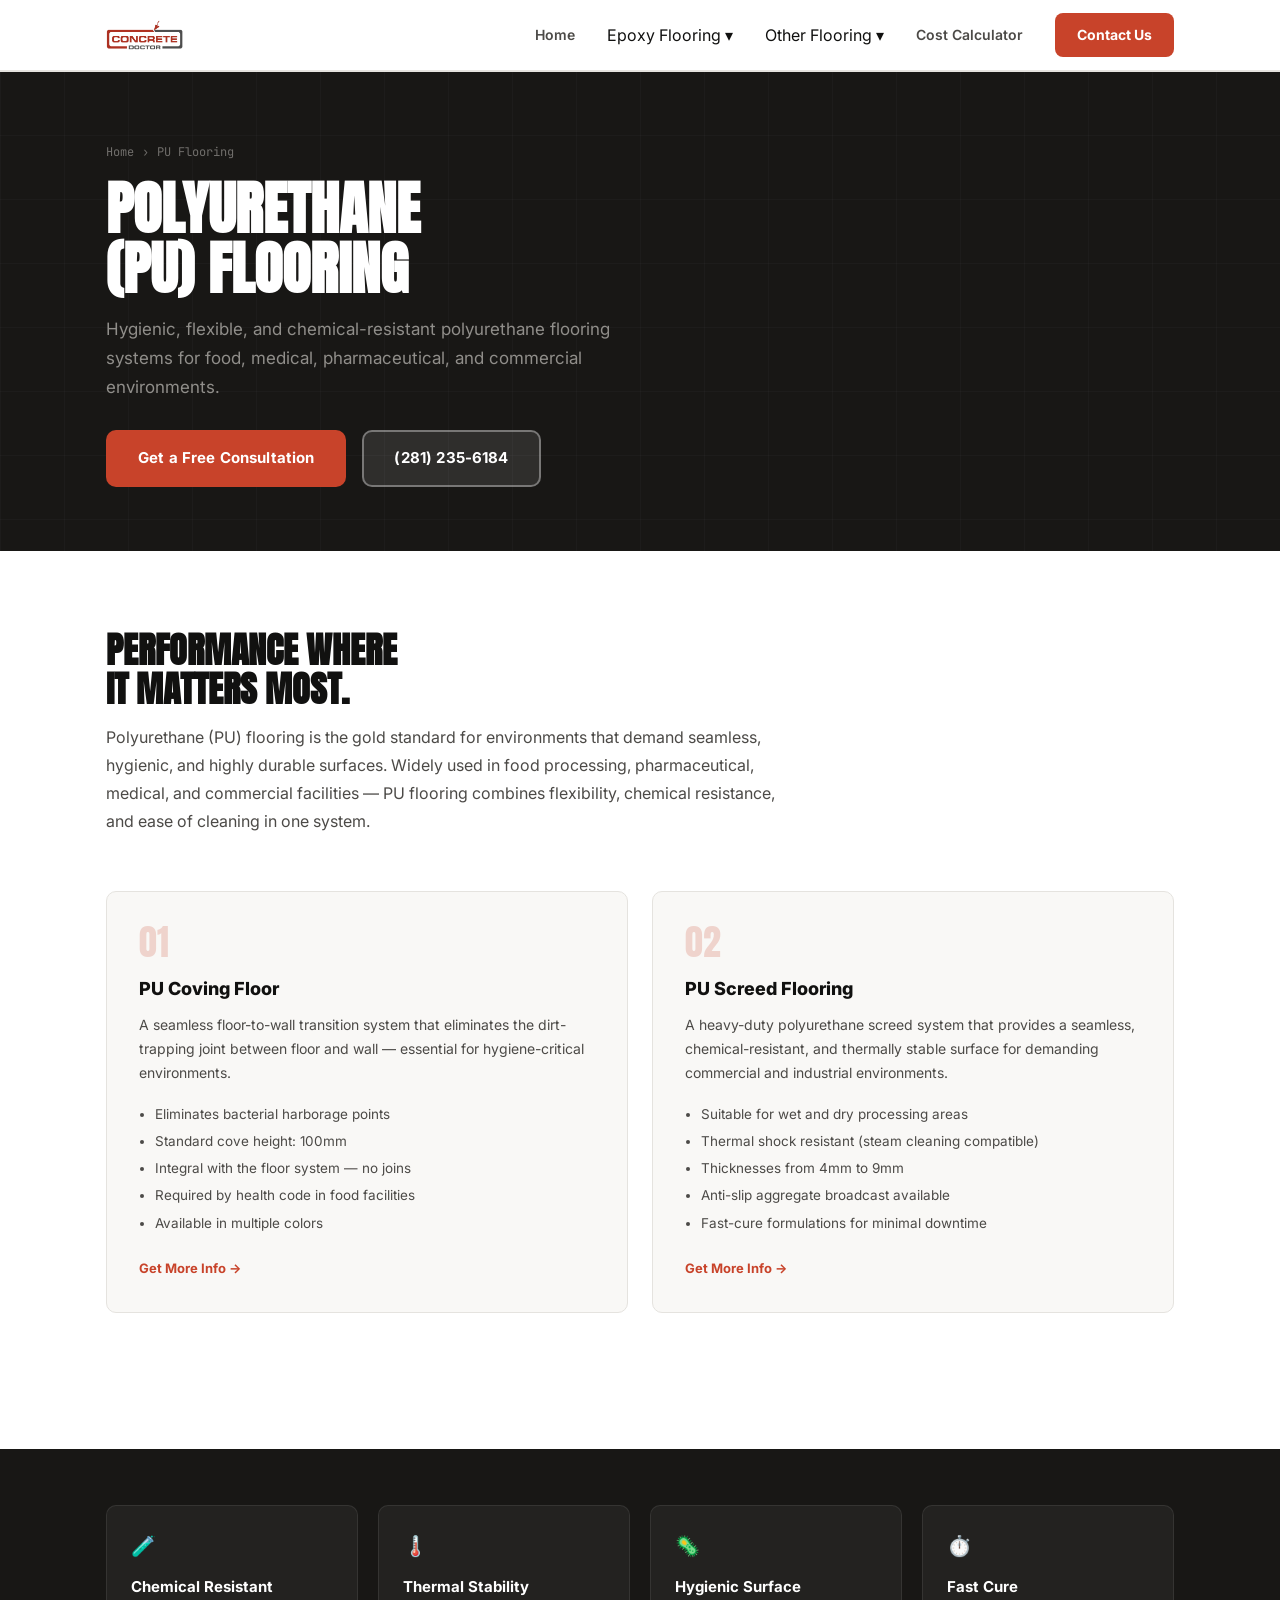
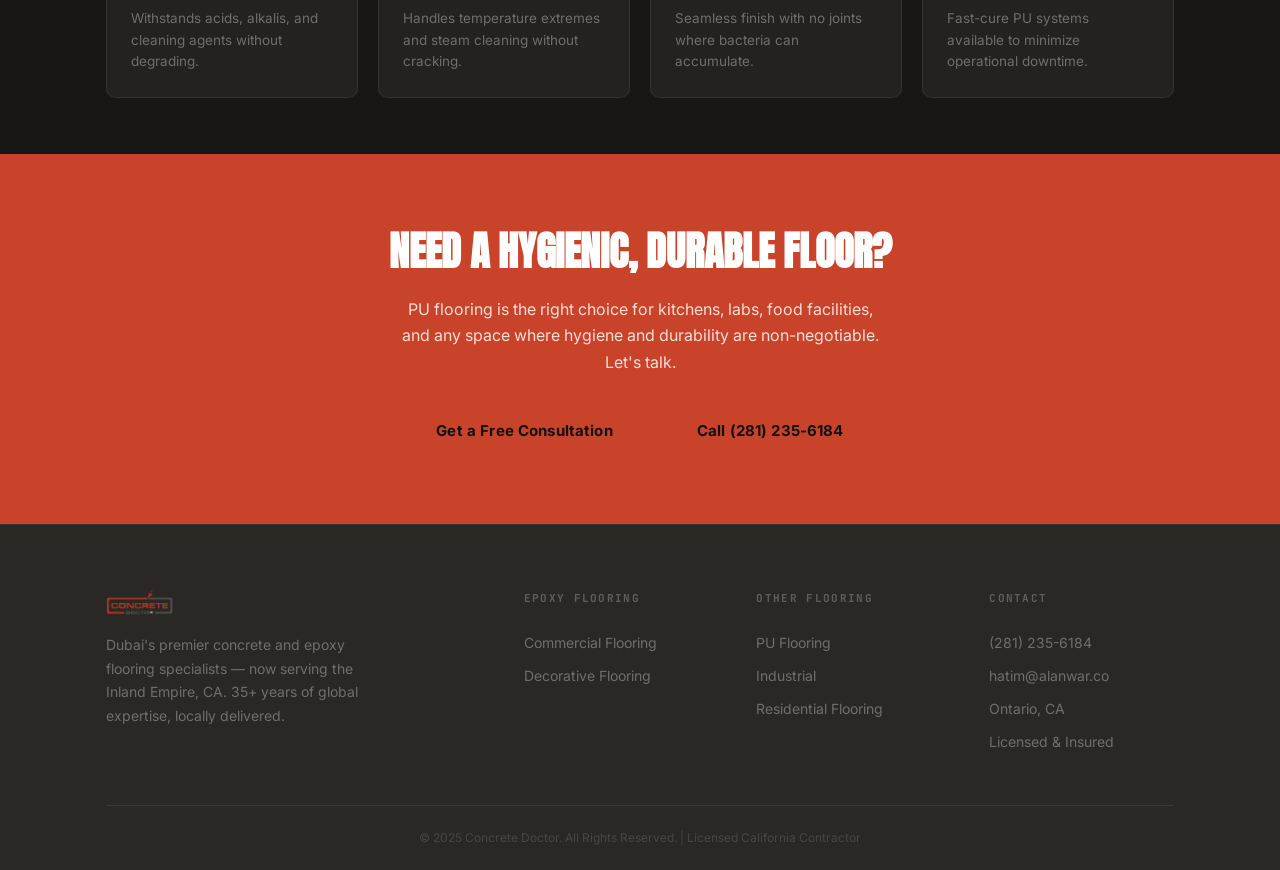
<file: pu-flooring.html>
<!DOCTYPE html>
<html lang="en">
<head>
<meta charset="UTF-8">
<meta name="viewport" content="width=device-width, initial-scale=1.0">
<title>PU Flooring — Concrete Doctor | Inland Empire, CA</title>
<meta name="description" content="Hygienic, flexible, and chemical-resistant polyurethane flooring systems for food, medical, pharmaceutical, and commercial environments.">
<link rel="preconnect" href="https://fonts.googleapis.com">
<link rel="preconnect" href="https://fonts.gstatic.com" crossorigin>
<link href="https://fonts.googleapis.com/css2?family=Anton&family=Inter:wght@400;500;600;700;800&family=JetBrains+Mono:wght@500;700&display=swap" rel="stylesheet">

<style>
/* ============================================================
   CONCRETE DOCTOR — Full Redesign
   ============================================================ */
:root {
  --white:       #ffffff;
  --off-white:   #f9f8f6;
  --light:       #f2f0ed;
  --border:      #e5e3df;
  --text:        #111110;
  --text-2:      #4c4a47;
  --text-3:      #95928e;
  --red:         #c8432a;
  --red-hover:   #b83a23;
  --red-bg:      #fff2ef;
  --dark:        #181715;
  --dark-2:      #201f1d;
  --dark-3:      #2a2825;

  --font-display: 'Anton', sans-serif;
  --font-body:    'Inter', -apple-system, sans-serif;
  --font-mono:    'JetBrains Mono', monospace;
  --wrap: 1140px;
  --r: 10px;
}

*, *::before, *::after { box-sizing: border-box; }
html { scroll-behavior: smooth; }
body { margin: 0; background: var(--white); color: var(--text); font-family: var(--font-body); line-height: 1.65; -webkit-font-smoothing: antialiased; }
img { max-width: 100%; display: block; }
a { color: inherit; text-decoration: none; }
p { margin: 0; }
h1,h2,h3,h4,h5 { margin: 0; }
.wrap { max-width: var(--wrap); margin: 0 auto; padding: 0 36px; }

/* ============================================================ BUTTONS */
.btn {
  display: inline-flex; align-items: center; justify-content: center;
  padding: 14px 30px; border-radius: var(--r);
  font-weight: 700; font-size: 15px; letter-spacing: 0.01em;
  transition: all 0.2s; cursor: pointer; border: 2px solid transparent;
  white-space: nowrap;
}
.btn-primary { background: var(--red); color: #fff; }
.btn-primary:hover { background: var(--red-hover); transform: translateY(-1px); box-shadow: 0 6px 20px rgba(200,67,42,0.35); }
.btn-ghost { background: rgba(255,255,255,0.1); color: #fff; border-color: rgba(255,255,255,0.35); }
.btn-ghost:hover { background: rgba(255,255,255,0.18); border-color: rgba(255,255,255,0.6); }
.btn-outline-dark { background: transparent; color: var(--white); border-color: rgba(255,255,255,0.4); }
.btn-outline-dark:hover { border-color: rgba(255,255,255,0.8); background: rgba(255,255,255,0.08); }
.btn-large { padding: 18px 40px; font-size: 16px; }

/* ============================================================ HEADER */
.site-header {
  position: sticky; top: 0; z-index: 200;
  background: rgba(255,255,255,0.97);
  backdrop-filter: blur(12px);
  border-bottom: 1px solid var(--border);
  box-shadow: 0 1px 0 var(--border);
}
.header-inner { display: flex; align-items: center; justify-content: space-between; height: 70px; }
.brand-logo { height: 30px; width: auto; }
.main-nav { display: flex; align-items: center; gap: 32px; }
.main-nav > a { font-size: 14px; font-weight: 600; color: var(--text-2); transition: color 0.18s; }
.main-nav > a:hover { color: var(--text); }
.nav-cta { background: var(--red) !important; color: #fff !important; padding: 10px 22px; border-radius: 8px; font-weight: 700 !important; font-size: 14px; transition: background 0.18s; }
.nav-cta:hover { background: var(--red-hover) !important; }
.nav-toggle { display: none; flex-direction: column; justify-content: center; gap: 5px; width: 36px; height: 36px; background: none; border: none; cursor: pointer; padding: 0; }
.nav-toggle span { display: block; height: 2px; background: var(--text); border-radius: 2px; transition: all 0.2s; }

/* ============================================================ HERO */
.hero {
  position: relative; overflow: hidden;
  background: var(--dark);
  padding: 100px 0 96px;
}
.hero-bg { position: absolute; inset: 0; pointer-events: none; }
.hero-grid {
  position: absolute; inset: 0;
  background-image:
    linear-gradient(rgba(255,255,255,0.03) 1px, transparent 1px),
    linear-gradient(90deg, rgba(255,255,255,0.03) 1px, transparent 1px);
  background-size: 64px 64px;
}
.hero-glow {
  position: absolute; top: -100px; right: -100px;
  width: 600px; height: 600px; border-radius: 50%;
  background: radial-gradient(circle, rgba(200,67,42,0.18) 0%, transparent 70%);
}
.hero-inner { position: relative; z-index: 1; max-width: 660px; }
.hero-badge {
  display: inline-flex; align-items: center; gap: 9px;
  background: rgba(200,67,42,0.15); border: 1px solid rgba(200,67,42,0.35);
  color: #f08070; padding: 7px 14px; border-radius: 100px;
  font-size: 13px; font-weight: 600; margin-bottom: 28px;
}
.badge-dot { width: 7px; height: 7px; background: var(--red); border-radius: 50%; animation: pulse 2s infinite; }
@keyframes pulse { 0%,100%{opacity:1;transform:scale(1)} 50%{opacity:0.6;transform:scale(1.3)} }
.hero-title { font-family: var(--font-display); font-size: clamp(42px, 6.5vw, 76px); line-height: 1.02; text-transform: uppercase; color: #fff; margin-bottom: 24px; letter-spacing: 0.01em; }
.hero-title-accent { color: var(--red); display: block; }
.hero-sub { font-size: 18px; color: #a09e9a; line-height: 1.7; margin-bottom: 38px; max-width: 540px; }
.hero-actions { display: flex; gap: 14px; flex-wrap: wrap; margin-bottom: 52px; }
.hero-flags { display: flex; align-items: center; gap: 20px; }
.flag-item { display: flex; align-items: center; gap: 10px; }
.flag { font-size: 24px; }
.flag-label { font-size: 13px; font-weight: 600; color: #8a8885; }
.flag-arrow { font-size: 18px; color: var(--red); opacity: 0.7; }

/* ============================================================ STATS */
.stats-bar { background: var(--red); }
.stats-inner { display: flex; align-items: stretch; }
.stat { flex: 1; display: flex; flex-direction: column; align-items: center; justify-content: center; padding: 28px 16px; gap: 6px; }
.stat-top { display: flex; align-items: flex-start; }
.stat-num { font-family: var(--font-display); font-size: 46px; color: #fff; line-height: 1; }
.stat-suffix { font-family: var(--font-display); font-size: 24px; color: rgba(255,255,255,0.7); margin-top: 5px; margin-left: 2px; }
.stat-label { font-size: 11px; font-weight: 700; color: rgba(255,255,255,0.75); text-transform: uppercase; letter-spacing: 0.09em; }
.stat-divider { width: 1px; background: rgba(255,255,255,0.2); align-self: stretch; }

/* ============================================================ SHARED SECTION */
section { padding: 96px 0; }
.section-eyebrow { font-family: var(--font-mono); font-size: 11px; font-weight: 700; letter-spacing: 0.15em; text-transform: uppercase; color: var(--red); margin-bottom: 12px; display: block; }
.section-eyebrow.light-eye { color: rgba(255,255,255,0.6); }
.section-title { font-family: var(--font-display); font-size: clamp(28px, 4vw, 44px); line-height: 1.06; text-transform: uppercase; color: var(--text); }
.section-title.light-title { color: #fff; }
.section-sub { font-size: 16px; color: var(--text-2); line-height: 1.7; max-width: 500px; }
.section-head { margin-bottom: 56px; }
.section-head.centered { text-align: center; }
.section-head.centered .section-sub { margin: 14px auto 0; }

/* ============================================================ STORY */
.story { background: var(--white); border-bottom: 1px solid var(--border); }
.story-inner { display: grid; grid-template-columns: 1fr 1fr; gap: 72px; align-items: center; }
.story-text .section-title { margin: 12px 0 20px; }
.story-body { font-size: 16px; color: var(--text-2); line-height: 1.75; margin-bottom: 16px; }
.story-body strong { color: var(--text); font-weight: 700; }
.story-text .btn { margin-top: 12px; }
.story-cards { display: flex; flex-direction: column; gap: 16px; }
.story-card { padding: 26px 24px; border-radius: var(--r); }
.story-card--dark { background: var(--dark); color: #fff; }
.story-card--dark h4 { color: #fff; }
.story-card--dark p { color: #908e8a; }
.story-card--accent { background: var(--red); color: #fff; }
.story-card--accent h4, .story-card--accent p { color: rgba(255,255,255,0.92); }
.story-card--light { background: var(--off-white); border: 1px solid var(--border); }
.story-card--light h4 { color: var(--text); }
.story-card--light p { color: var(--text-2); }
.sc-icon { font-size: 22px; margin-bottom: 10px; }
.story-card h4 { font-size: 15px; font-weight: 700; margin-bottom: 6px; }
.story-card p { font-size: 14px; line-height: 1.6; }

/* ============================================================ SERVICES */
.services { background: var(--off-white); }
.service-group { margin-bottom: 48px; }
.service-group:last-child { margin-bottom: 0; }
.service-group-label { margin-bottom: 18px; }
.group-tag { display: inline-block; font-family: var(--font-mono); font-size: 10.5px; font-weight: 700; letter-spacing: 0.14em; text-transform: uppercase; color: var(--text-3); background: var(--light); border: 1px solid var(--border); padding: 5px 12px; border-radius: 100px; }
.service-cards-row { display: grid; gap: 18px; }
.service-cards-row:not(.three-col):not(.two-col) { grid-template-columns: 1fr 1fr; }
.service-cards-row.three-col { grid-template-columns: repeat(3,1fr); }
.service-cards-row.two-col { grid-template-columns: 1fr 1fr; }

.svc-card { background: var(--white); border: 1px solid var(--border); border-radius: var(--r); padding: 28px; transition: box-shadow 0.2s, border-color 0.2s, transform 0.2s; }
.svc-card:hover { box-shadow: 0 8px 30px rgba(0,0,0,0.09); border-color: var(--red); transform: translateY(-2px); }
.svc-card--primary { border-top: 3px solid var(--dark); }
.svc-card--secondary { border-top: 3px solid var(--red); }
.svc-card-top { display: flex; align-items: center; justify-content: space-between; margin-bottom: 16px; }
.svc-icon { width: 40px; height: 40px; color: var(--text-2); }
.svc-icon--sm { width: 34px; height: 34px; }
.svc-icon svg, .svc-icon--sm svg { width: 100%; height: 100%; }
.svc-tag { font-family: var(--font-mono); font-size: 10px; font-weight: 700; letter-spacing: 0.12em; text-transform: uppercase; background: var(--dark); color: #fff; padding: 4px 10px; border-radius: 100px; }
.svc-tag--warm { background: var(--red); }
.svc-card h3 { font-size: 17px; font-weight: 800; color: var(--text); margin-bottom: 10px; }
.svc-card p { font-size: 14px; color: var(--text-2); line-height: 1.65; margin-bottom: 16px; }
.svc-list { margin: 0 0 18px; padding: 0 0 0 16px; }
.svc-list li { font-size: 13.5px; color: var(--text-2); margin-bottom: 5px; }
.svc-list--sm li { font-size: 13px; }
.svc-link { font-size: 13px; font-weight: 700; color: var(--red); transition: color 0.18s; }
.svc-link:hover { color: var(--red-hover); }
.svc-card--sm { padding: 24px; }
.svc-card--sm .svc-icon--sm { margin-bottom: 14px; }
.svc-card--sm h3 { font-size: 16px; margin-bottom: 9px; }
.svc-specialty { }
.spec-left { display: flex; gap: 18px; align-items: flex-start; }
.spec-left .svc-icon--sm { flex-shrink: 0; margin-top: 2px; }
.spec-left h3 { font-size: 17px; font-weight: 800; margin-bottom: 8px; }
.spec-left p { font-size: 14px; color: var(--text-2); line-height: 1.65; margin-bottom: 12px; }

/* ============================================================ CALCULATOR */
.calculator-section { background: var(--dark); padding: 96px 0; }
.calc-wrapper { }
.calc-header { text-align: center; margin-bottom: 56px; }
.calc-header .section-title { margin: 12px 0 16px; }
.calc-sub { font-size: 16px; color: #8a8885; max-width: 460px; margin: 0 auto; line-height: 1.7; }

.calc-body { display: grid; grid-template-columns: 1fr 380px; gap: 28px; align-items: start; }
.calc-form { background: var(--dark-2); border: 1px solid rgba(255,255,255,0.08); border-radius: 14px; padding: 36px; display: flex; flex-direction: column; gap: 32px; }
.calc-label { display: block; font-size: 11px; font-weight: 700; letter-spacing: 0.12em; text-transform: uppercase; color: #706e6b; font-family: var(--font-mono); margin-bottom: 14px; }
.calc-options { display: grid; grid-template-columns: repeat(4, 1fr); gap: 8px; }
.calc-option {
  background: rgba(255,255,255,0.04); border: 1px solid rgba(255,255,255,0.1);
  color: #a09e9a; padding: 10px 8px; border-radius: 8px;
  font-size: 13px; font-weight: 600; cursor: pointer; font-family: var(--font-body);
  transition: all 0.18s; text-align: center; line-height: 1.3;
}
.calc-option:hover { background: rgba(255,255,255,0.08); color: #fff; border-color: rgba(255,255,255,0.2); }
.calc-option.active { background: var(--red); color: #fff; border-color: var(--red); }

.calc-slider-wrap { }
.calc-slider { -webkit-appearance: none; appearance: none; width: 100%; height: 4px; border-radius: 2px; background: rgba(255,255,255,0.1); outline: none; margin-bottom: 12px; cursor: pointer; }
.calc-slider::-webkit-slider-thumb { -webkit-appearance: none; width: 22px; height: 22px; border-radius: 50%; background: var(--red); cursor: pointer; border: 3px solid var(--dark-2); box-shadow: 0 0 0 2px var(--red); transition: transform 0.15s; }
.calc-slider::-webkit-slider-thumb:hover { transform: scale(1.15); }
.calc-slider::-moz-range-thumb { width: 20px; height: 20px; border-radius: 50%; background: var(--red); cursor: pointer; border: 3px solid var(--dark-2); }
.slider-labels { display: flex; justify-content: space-between; font-size: 12px; color: #605e5b; font-family: var(--font-mono); }
.slider-labels span:nth-child(2) { color: #fff; font-weight: 700; }

.calc-complexity { display: grid; grid-template-columns: repeat(3,1fr); gap: 10px; }
.cmplx-btn { background: rgba(255,255,255,0.04); border: 1px solid rgba(255,255,255,0.1); border-radius: 8px; padding: 14px 10px; cursor: pointer; font-family: var(--font-body); text-align: left; transition: all 0.18s; }
.cmplx-btn:hover { border-color: rgba(255,255,255,0.25); background: rgba(255,255,255,0.07); }
.cmplx-btn.active { border-color: var(--red); background: rgba(200,67,42,0.12); }
.cmplx-title { display: block; font-size: 14px; font-weight: 700; color: #fff; margin-bottom: 4px; }
.cmplx-desc { display: block; font-size: 11.5px; color: #706e6b; line-height: 1.4; }

.calc-result {
  background: var(--white); border-radius: 14px; padding: 36px;
  position: sticky; top: 90px;
  display: flex; flex-direction: column; align-items: center; text-align: center;
}
.result-label { font-family: var(--font-mono); font-size: 10.5px; font-weight: 700; letter-spacing: 0.15em; text-transform: uppercase; color: var(--text-3); margin-bottom: 12px; }
.result-range { font-family: var(--font-display); font-size: 40px; color: var(--text); line-height: 1.1; margin-bottom: 8px; }
.result-unit { font-size: 14px; color: var(--text-3); margin-bottom: 24px; }
.result-divider { width: 100%; height: 1px; background: var(--border); margin-bottom: 20px; }
.result-note { font-size: 13px; color: var(--text-3); line-height: 1.6; margin-bottom: 24px; }
.result-cta { width: 100%; }

/* ============================================================ WHY US */
.why-us { background: var(--white); }
.why-grid { display: grid; grid-template-columns: repeat(3,1fr); gap: 2px; border: 1px solid var(--border); border-radius: 14px; overflow: hidden; }
.why-card { padding: 36px 30px; background: var(--white); transition: background 0.2s; border-right: 1px solid var(--border); border-bottom: 1px solid var(--border); }
.why-card:hover { background: var(--off-white); }
.why-num { font-family: var(--font-display); font-size: 48px; color: var(--red); opacity: 0.15; line-height: 1; margin-bottom: 16px; }
.why-card h4 { font-size: 16px; font-weight: 800; color: var(--text); margin-bottom: 10px; }
.why-card p { font-size: 14px; color: var(--text-2); line-height: 1.7; }

/* ============================================================ AREA */
.area { background: var(--off-white); border-top: 1px solid var(--border); }
.area-inner { display: grid; grid-template-columns: 1fr 1fr; gap: 72px; align-items: start; }
.area-text .section-title { margin: 12px 0 16px; }
.area-text .section-sub { margin-bottom: 32px; }
.area-locations { display: flex; flex-direction: column; gap: 14px; }
.area-loc { display: flex; align-items: center; gap: 14px; background: var(--white); border: 1px solid var(--border); border-radius: var(--r); padding: 16px 20px; }
.area-loc--new { border-color: var(--red); background: var(--red-bg); }
.loc-flag { font-size: 28px; }
.area-loc strong { display: block; font-size: 15px; font-weight: 700; color: var(--text); }
.area-loc span { font-size: 13px; color: var(--text-3); }
.area-tags-wrap { padding-top: 8px; }
.area-tags-label { font-family: var(--font-mono); font-size: 10.5px; font-weight: 700; letter-spacing: 0.14em; text-transform: uppercase; color: var(--text-3); margin-bottom: 16px; }
.area-tags { display: flex; flex-wrap: wrap; gap: 9px; }
.area-tags span { font-size: 13px; font-weight: 500; color: var(--text-2); background: var(--white); border: 1px solid var(--border); padding: 8px 16px; border-radius: 100px; transition: all 0.18s; cursor: default; }
.area-tags span:hover { border-color: var(--red); color: var(--red); background: var(--red-bg); }

/* ============================================================ CONTACT */
.contact { position: relative; background: var(--dark); padding: 96px 0; overflow: hidden; }
.contact-bg { position: absolute; inset: 0; background: radial-gradient(ellipse 60% 80% at 0% 50%, rgba(200,67,42,0.12), transparent); pointer-events: none; }
.contact-inner { position: relative; z-index: 1; display: grid; grid-template-columns: 1fr 420px; gap: 72px; align-items: center; }
.contact-text .section-title { margin: 12px 0 16px; }
.contact-sub { font-size: 16px; color: #908e8a; line-height: 1.7; margin-bottom: 36px; max-width: 440px; }
.contact-items { display: flex; flex-direction: column; gap: 16px; }
.contact-item { display: flex; align-items: center; gap: 14px; transition: opacity 0.18s; }
.contact-item:hover { opacity: 0.8; }
.ci-icon { width: 42px; height: 42px; background: rgba(255,255,255,0.07); border-radius: 10px; display: flex; align-items: center; justify-content: center; flex-shrink: 0; color: #fff; }
.ci-icon svg { width: 20px; height: 20px; }
.ci-label { display: block; font-size: 11px; font-weight: 700; letter-spacing: 0.1em; text-transform: uppercase; color: #706e6b; margin-bottom: 2px; font-family: var(--font-mono); }
.ci-val { display: block; font-size: 16px; font-weight: 700; color: #fff; }

.contact-cta-box { background: var(--white); border-radius: 16px; padding: 40px; display: flex; flex-direction: column; gap: 14px; }
.contact-cta-box h3 { font-size: 20px; font-weight: 800; color: var(--text); margin-bottom: 4px; }
.contact-cta-box p { font-size: 14px; color: var(--text-2); line-height: 1.65; margin-bottom: 6px; }
.contact-cta-box .btn { width: 100%; }
.cta-box-trust { display: flex; flex-direction: column; gap: 6px; padding-top: 8px; border-top: 1px solid var(--border); margin-top: 4px; }
.cta-box-trust span { font-size: 13px; font-weight: 600; color: var(--text-3); }

/* ============================================================ FOOTER */
.site-footer { background: var(--dark-3); padding: 64px 0 0; border-top: 1px solid rgba(255,255,255,0.06); }
.footer-top { display: grid; grid-template-columns: 2fr 1fr 1fr 1fr; gap: 48px; padding-bottom: 48px; border-bottom: 1px solid rgba(255,255,255,0.07); }
.footer-logo { height: 26px; margin-bottom: 18px; }
.footer-brand p { font-size: 14px; color: #706e6b; line-height: 1.7; max-width: 280px; margin-bottom: 20px; }
.footer-socials { display: flex; gap: 12px; }
.footer-socials a { width: 36px; height: 36px; background: rgba(255,255,255,0.07); border-radius: 8px; display: flex; align-items: center; justify-content: center; color: #908e8a; transition: all 0.18s; }
.footer-socials a svg { width: 16px; height: 16px; }
.footer-socials a:hover { background: var(--red); color: #fff; }
.footer-col h5 { font-size: 11px; font-weight: 700; text-transform: uppercase; letter-spacing: 0.12em; color: #605e5b; margin-bottom: 18px; font-family: var(--font-mono); }
.footer-col { display: flex; flex-direction: column; gap: 2px; }
.footer-col a, .footer-col span { font-size: 14px; color: #706e6b; padding: 4px 0; transition: color 0.18s; }
.footer-col a:hover { color: #fff; }
.footer-bottom { padding: 22px 0; text-align: center; }
.footer-bottom p { font-size: 12px; color: #484643; }

/* ============================================================ RESPONSIVE */
@media (max-width: 1020px) {
  .story-inner { grid-template-columns: 1fr; gap: 48px; }
  .area-inner { grid-template-columns: 1fr; gap: 48px; }
  .contact-inner { grid-template-columns: 1fr; gap: 48px; }
  .contact-cta-box { max-width: 460px; }
  .calc-body { grid-template-columns: 1fr; }
  .calc-result { position: static; }
  .why-grid { grid-template-columns: repeat(2,1fr); }
  .footer-top { grid-template-columns: 1fr 1fr; }
  .footer-brand { grid-column: 1 / -1; }
}
@media (max-width: 760px) {
  .main-nav { display: none; }
  .nav-toggle { display: flex; }
  .service-cards-row, .service-cards-row.three-col, .service-cards-row.two-col { grid-template-columns: 1fr; }
  .calc-options { grid-template-columns: repeat(2,1fr); }
  .calc-complexity { grid-template-columns: 1fr; }
  .why-grid { grid-template-columns: 1fr; }
  .footer-top { grid-template-columns: 1fr; }
  section { padding: 72px 0; }
  .hero { padding: 72px 0 68px; }
  .stats-inner { flex-wrap: wrap; }
  .stat { min-width: 50%; }
  .stat-divider { display: none; }
  .spec-left { flex-direction: column; gap: 12px; }
}
@media (max-width: 500px) {
  .wrap { padding: 0 20px; }
  .calc-options { grid-template-columns: 1fr 1fr; }
  .hero-flags { flex-direction: column; align-items: flex-start; gap: 12px; }
  .flag-arrow { transform: rotate(90deg); }
}

/* MOBILE NAV */
.main-nav.open {
  display: flex; position: fixed;
  top: 70px; left: 0; right: 0;
  background: var(--white); border-bottom: 1px solid var(--border);
  flex-direction: column; padding: 24px 36px 32px; gap: 22px;
  z-index: 199; box-shadow: 0 8px 32px rgba(0,0,0,0.1);
}
.main-nav.open > a { color: var(--text-2); font-size: 16px; }

a:focus-visible, button:focus-visible { outline: 2px solid var(--red); outline-offset: 3px; }

/* ---- PAGE-SPECIFIC ---- */
.page-hero {
  background: var(--dark);
  padding: 72px 0 64px;
  position: relative;
  overflow: hidden;
}
.page-hero::before {
  content: '';
  position: absolute;
  inset: 0;
  background-image:
    linear-gradient(rgba(255,255,255,0.025) 1px, transparent 1px),
    linear-gradient(90deg, rgba(255,255,255,0.025) 1px, transparent 1px);
  background-size: 64px 64px;
}
.page-hero-inner { position: relative; z-index: 1; }
.page-breadcrumb {
  font-family: var(--font-mono);
  font-size: 12px;
  color: #706e6b;
  margin-bottom: 16px;
  display: flex;
  align-items: center;
  gap: 8px;
}
.page-breadcrumb a { color: #706e6b; transition: color 0.2s; }
.page-breadcrumb a:hover { color: #fff; }
.page-hero h1 {
  font-family: var(--font-display);
  font-size: clamp(36px, 5vw, 58px);
  text-transform: uppercase;
  color: #fff;
  line-height: 1.04;
  margin-bottom: 16px;
}
.page-hero p {
  font-size: 17px;
  color: #908e8a;
  max-width: 560px;
  line-height: 1.7;
  margin-bottom: 28px;
}
.page-hero .btn { margin-right: 12px; }

.page-body { padding: 80px 0; background: var(--white); }
.page-grid { display: grid; grid-template-columns: 1fr 1fr; gap: 24px; margin-bottom: 56px; }
.page-grid.three { grid-template-columns: repeat(3,1fr); }
.subservice-card {
  background: var(--off-white);
  border: 1px solid var(--border);
  border-radius: var(--r);
  padding: 32px;
  transition: box-shadow 0.2s, border-color 0.2s, transform 0.2s;
}
.subservice-card:hover {
  box-shadow: 0 8px 28px rgba(0,0,0,0.08);
  border-color: var(--red);
  transform: translateY(-2px);
}
.subservice-card .card-num {
  font-family: var(--font-display);
  font-size: 36px;
  color: var(--red);
  opacity: 0.2;
  line-height: 1;
  margin-bottom: 14px;
}
.subservice-card h3 {
  font-size: 18px;
  font-weight: 800;
  color: var(--text);
  margin-bottom: 10px;
}
.subservice-card p {
  font-size: 14px;
  color: var(--text-2);
  line-height: 1.7;
  margin-bottom: 18px;
}
.subservice-card ul {
  padding-left: 16px;
  margin: 0 0 20px;
}
.subservice-card ul li {
  font-size: 13.5px;
  color: var(--text-2);
  margin-bottom: 5px;
}

.page-intro { max-width: 700px; margin: 0 0 56px; }
.page-intro h2 {
  font-family: var(--font-display);
  font-size: clamp(24px, 3.5vw, 36px);
  text-transform: uppercase;
  color: var(--text);
  margin-bottom: 14px;
  line-height: 1.08;
}
.page-intro p { font-size: 16px; color: var(--text-2); line-height: 1.75; margin-bottom: 12px; }

.benefits-strip {
  background: var(--dark);
  padding: 56px 0;
}
.benefits-grid {
  display: grid;
  grid-template-columns: repeat(4,1fr);
  gap: 20px;
}
.benefit-item {
  padding: 24px;
  background: rgba(255,255,255,0.05);
  border: 1px solid rgba(255,255,255,0.08);
  border-radius: var(--r);
}
.benefit-item h4 { font-size: 15px; font-weight: 700; color: #fff; margin-bottom: 8px; }
.benefit-item p { font-size: 13.5px; color: #706e6b; line-height: 1.6; margin: 0; }
.benefit-icon { font-size: 20px; margin-bottom: 12px; }

.page-cta {
  background: var(--red);
  padding: 64px 0;
  text-align: center;
}
.page-cta h2 {
  font-family: var(--font-display);
  font-size: clamp(26px, 4vw, 40px);
  text-transform: uppercase;
  color: #fff;
  margin-bottom: 12px;
}
.page-cta p { font-size: 16px; color: rgba(255,255,255,0.82); margin-bottom: 28px; max-width: 480px; margin-left: auto; margin-right: auto; }
.page-cta .btn-white { margin: 0 8px; }
.page-cta .btn-outline-white { margin: 0 8px; }

.nav-dropdown { position: relative; }
.nav-parent { cursor: pointer; }
.dropdown-menu {
  display: none;
  position: absolute;
  top: calc(100% + 12px);
  left: 0;
  background: var(--white);
  border: 1px solid var(--border);
  border-radius: var(--r);
  padding: 8px 0;
  min-width: 200px;
  box-shadow: 0 8px 24px rgba(0,0,0,0.1);
  z-index: 300;
}
.nav-dropdown:hover .dropdown-menu { display: block; }
.dropdown-menu a {
  display: block;
  padding: 10px 18px;
  font-size: 14px;
  color: var(--text-2) !important;
  transition: background 0.15s, color 0.15s;
}
.dropdown-menu a:hover { background: var(--off-white); color: var(--text) !important; }

@media (max-width: 760px) {
  .page-grid, .page-grid.three { grid-template-columns: 1fr; }
  .benefits-grid { grid-template-columns: repeat(2,1fr); }
}
@media (max-width: 500px) {
  .benefits-grid { grid-template-columns: 1fr; }
}
</style>

</head>
<body>

<header class="site-header">
  <div class="wrap header-inner">
    <a href="index.html" class="brand">
      <img src="[data-uri]" alt="Concrete Doctor" class="brand-logo">
    </a>
    <nav class="main-nav" id="mainNav">
      <a href="index.html">Home</a>
      <div class="nav-dropdown">
        <a href="#" class="nav-parent">Epoxy Flooring ▾</a>
        <div class="dropdown-menu">
          <a href="commercial-flooring.html">Commercial Flooring</a>
          <a href="decorative-flooring.html">Decorative Flooring</a>
        </div>
      </div>
      <div class="nav-dropdown">
        <a href="#" class="nav-parent">Other Flooring ▾</a>
        <div class="dropdown-menu">
          <a href="pu-flooring.html">PU Flooring</a>
          <a href="industrial.html">Industrial</a>
          <a href="residential-flooring.html">Residential Flooring</a>
        </div>
      </div>
      <a href="index.html#calculator">Cost Calculator</a>
      <a href="index.html#contact" class="nav-cta">Contact Us</a>
    </nav>
    <button class="nav-toggle" id="navToggle" aria-label="Toggle menu"><span></span><span></span><span></span></button>
  </div>
</header>

<section class="page-hero">
  <div class="wrap page-hero-inner">
    <div class="page-breadcrumb">
      <a href="index.html">Home</a> <span>›</span> <span>PU Flooring</span>
    </div>
    <h1>Polyurethane<br>(PU) Flooring</h1>
    <p>Hygienic, flexible, and chemical-resistant polyurethane flooring systems for food, medical, pharmaceutical, and commercial environments.</p>
    <a href="index.html#contact" class="btn btn-primary">Get a Free Consultation</a>
    <a href="tel:+12812356184" class="btn btn-ghost">(281) 235-6184</a>
  </div>
</section>

<section class="page-body">
  <div class="wrap">
    <div class="page-intro">
      <h2>Performance Where<br>It Matters Most.</h2>
      <p>Polyurethane (PU) flooring is the gold standard for environments that demand seamless, hygienic, and highly durable surfaces. Widely used in food processing, pharmaceutical, medical, and commercial facilities — PU flooring combines flexibility, chemical resistance, and ease of cleaning in one system.</p>
    </div>
    <div class="page-grid">
      <div class="subservice-card">
        <div class="card-num">01</div>
        <h3>PU Coving Floor</h3>
        <p>A seamless floor-to-wall transition system that eliminates the dirt-trapping joint between floor and wall — essential for hygiene-critical environments.</p>
        <ul>
          <li>Eliminates bacterial harborage points</li>
          <li>Standard cove height: 100mm</li>
          <li>Integral with the floor system — no joins</li>
          <li>Required by health code in food facilities</li>
          <li>Available in multiple colors</li>
        </ul>
        <a href="index.html#contact" class="svc-link">Get More Info →</a>
      </div>
      <div class="subservice-card">
        <div class="card-num">02</div>
        <h3>PU Screed Flooring</h3>
        <p>A heavy-duty polyurethane screed system that provides a seamless, chemical-resistant, and thermally stable surface for demanding commercial and industrial environments.</p>
        <ul>
          <li>Suitable for wet and dry processing areas</li>
          <li>Thermal shock resistant (steam cleaning compatible)</li>
          <li>Thicknesses from 4mm to 9mm</li>
          <li>Anti-slip aggregate broadcast available</li>
          <li>Fast-cure formulations for minimal downtime</li>
        </ul>
        <a href="index.html#contact" class="svc-link">Get More Info →</a>
      </div>
    </div>
  </div>
</section>
<div class="benefits-strip">
  <div class="wrap">
    <div class="benefits-grid">
      <div class="benefit-item"><div class="benefit-icon">🧪</div><h4>Chemical Resistant</h4><p>Withstands acids, alkalis, and cleaning agents without degrading.</p></div>
      <div class="benefit-item"><div class="benefit-icon">🌡️</div><h4>Thermal Stability</h4><p>Handles temperature extremes and steam cleaning without cracking.</p></div>
      <div class="benefit-item"><div class="benefit-icon">🦠</div><h4>Hygienic Surface</h4><p>Seamless finish with no joints where bacteria can accumulate.</p></div>
      <div class="benefit-item"><div class="benefit-icon">⏱️</div><h4>Fast Cure</h4><p>Fast-cure PU systems available to minimize operational downtime.</p></div>
    </div>
  </div>
</div>
<div class="page-cta">
  <div class="wrap">
    <h2>Need a Hygienic, Durable Floor?</h2>
    <p>PU flooring is the right choice for kitchens, labs, food facilities, and any space where hygiene and durability are non-negotiable. Let's talk.</p>
    <a href="index.html#contact" class="btn btn-white">Get a Free Consultation</a>
    <a href="tel:+12812356184" class="btn btn-outline-white">Call (281) 235-6184</a>
  </div>
</div>

<footer class="site-footer">
  <div class="wrap footer-inner">
    <div class="footer-top">
      <div class="footer-brand">
        <img src="[data-uri]" alt="Concrete Doctor" class="footer-logo">
        <p>Dubai's premier concrete and epoxy flooring specialists — now serving the Inland Empire, CA. 35+ years of global expertise, locally delivered.</p>
      </div>
      <div class="footer-col">
        <h5>Epoxy Flooring</h5>
        <a href="commercial-flooring.html">Commercial Flooring</a>
        <a href="decorative-flooring.html">Decorative Flooring</a>
      </div>
      <div class="footer-col">
        <h5>Other Flooring</h5>
        <a href="pu-flooring.html">PU Flooring</a>
        <a href="industrial.html">Industrial</a>
        <a href="residential-flooring.html">Residential Flooring</a>
      </div>
      <div class="footer-col">
        <h5>Contact</h5>
        <a href="tel:+12812356184">(281) 235-6184</a>
        <a href="mailto:hatim@alanwar.co">hatim@alanwar.co</a>
        <span>Ontario, CA</span>
        <span>Licensed &amp; Insured</span>
      </div>
    </div>
    <div class="footer-bottom">
      <p>© 2025 Concrete Doctor. All Rights Reserved. | Licensed California Contractor</p>
    </div>
  </div>
</footer>

<script>
const nt = document.getElementById('navToggle');
const mn = document.getElementById('mainNav');
if(nt) nt.addEventListener('click', () => {
  const o = mn.classList.toggle('open');
  nt.setAttribute('aria-expanded', o);
});
</script>
</body>
</html>
</file>
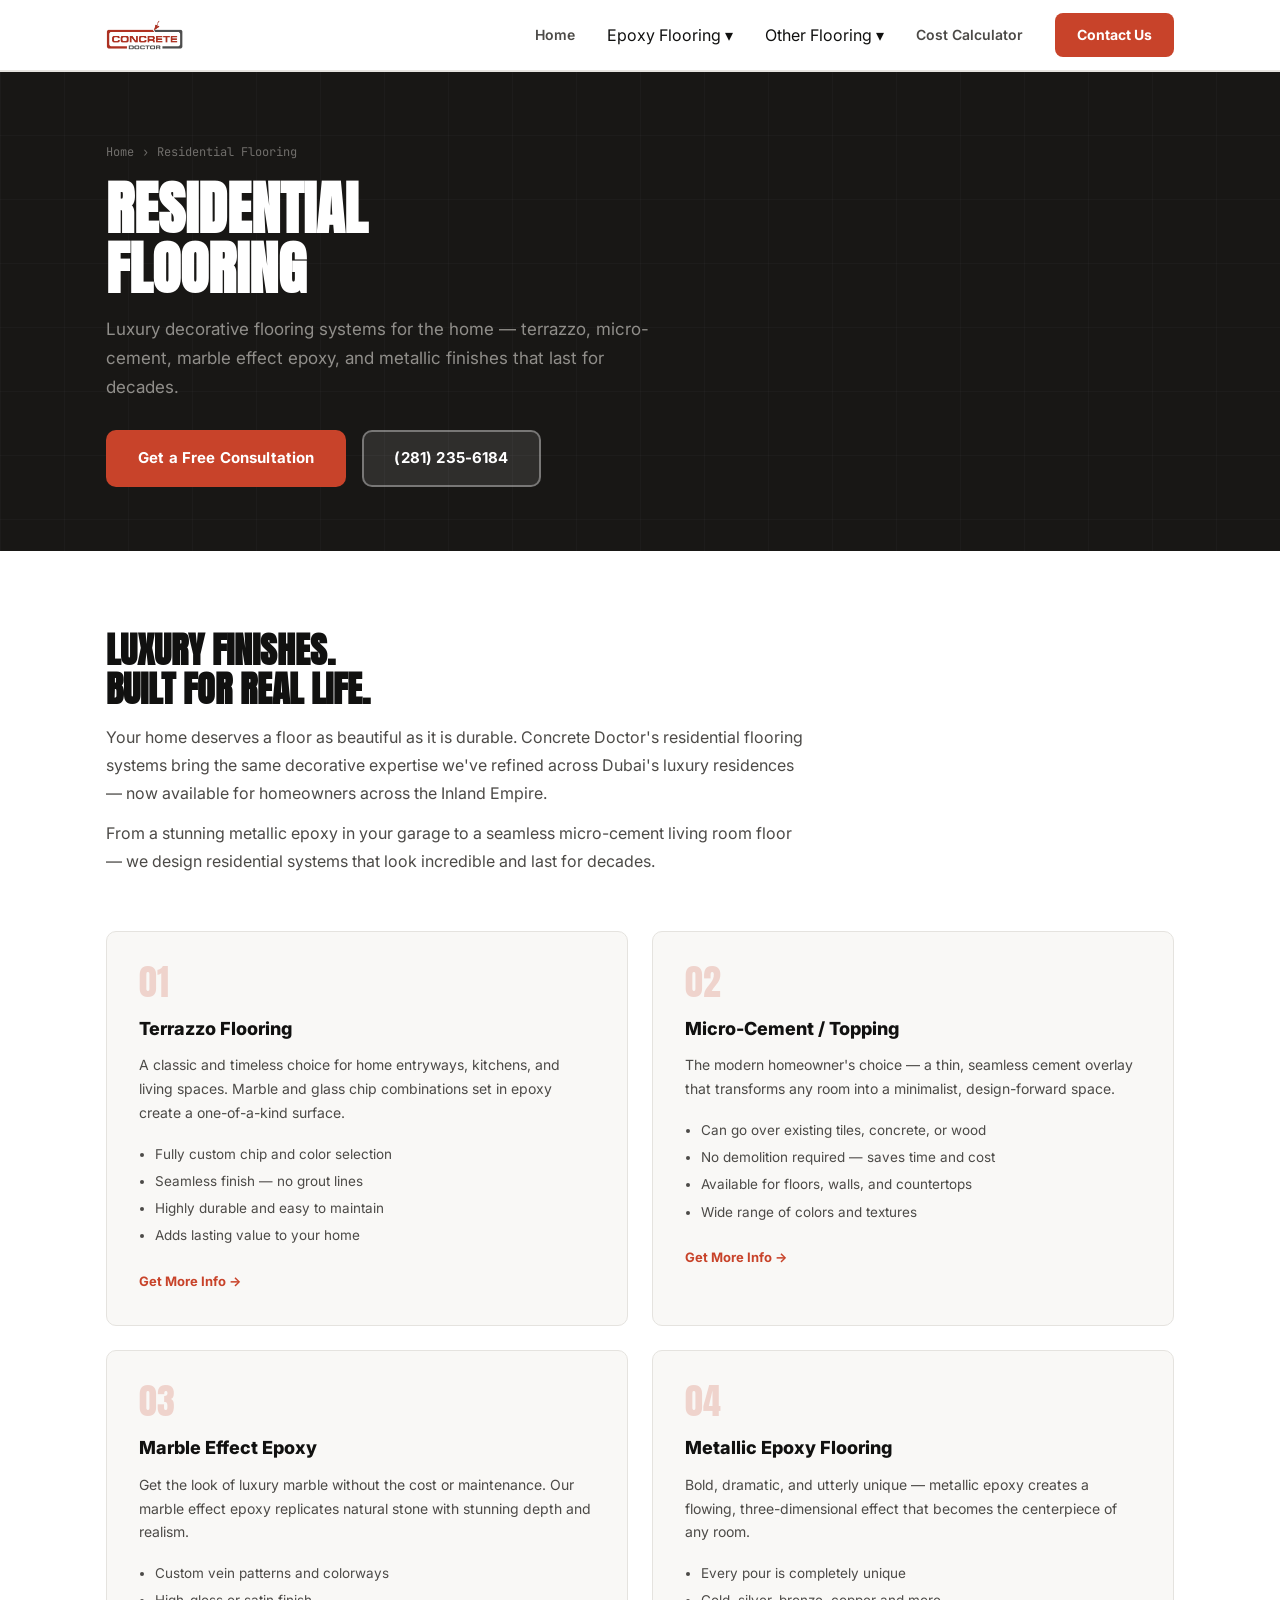
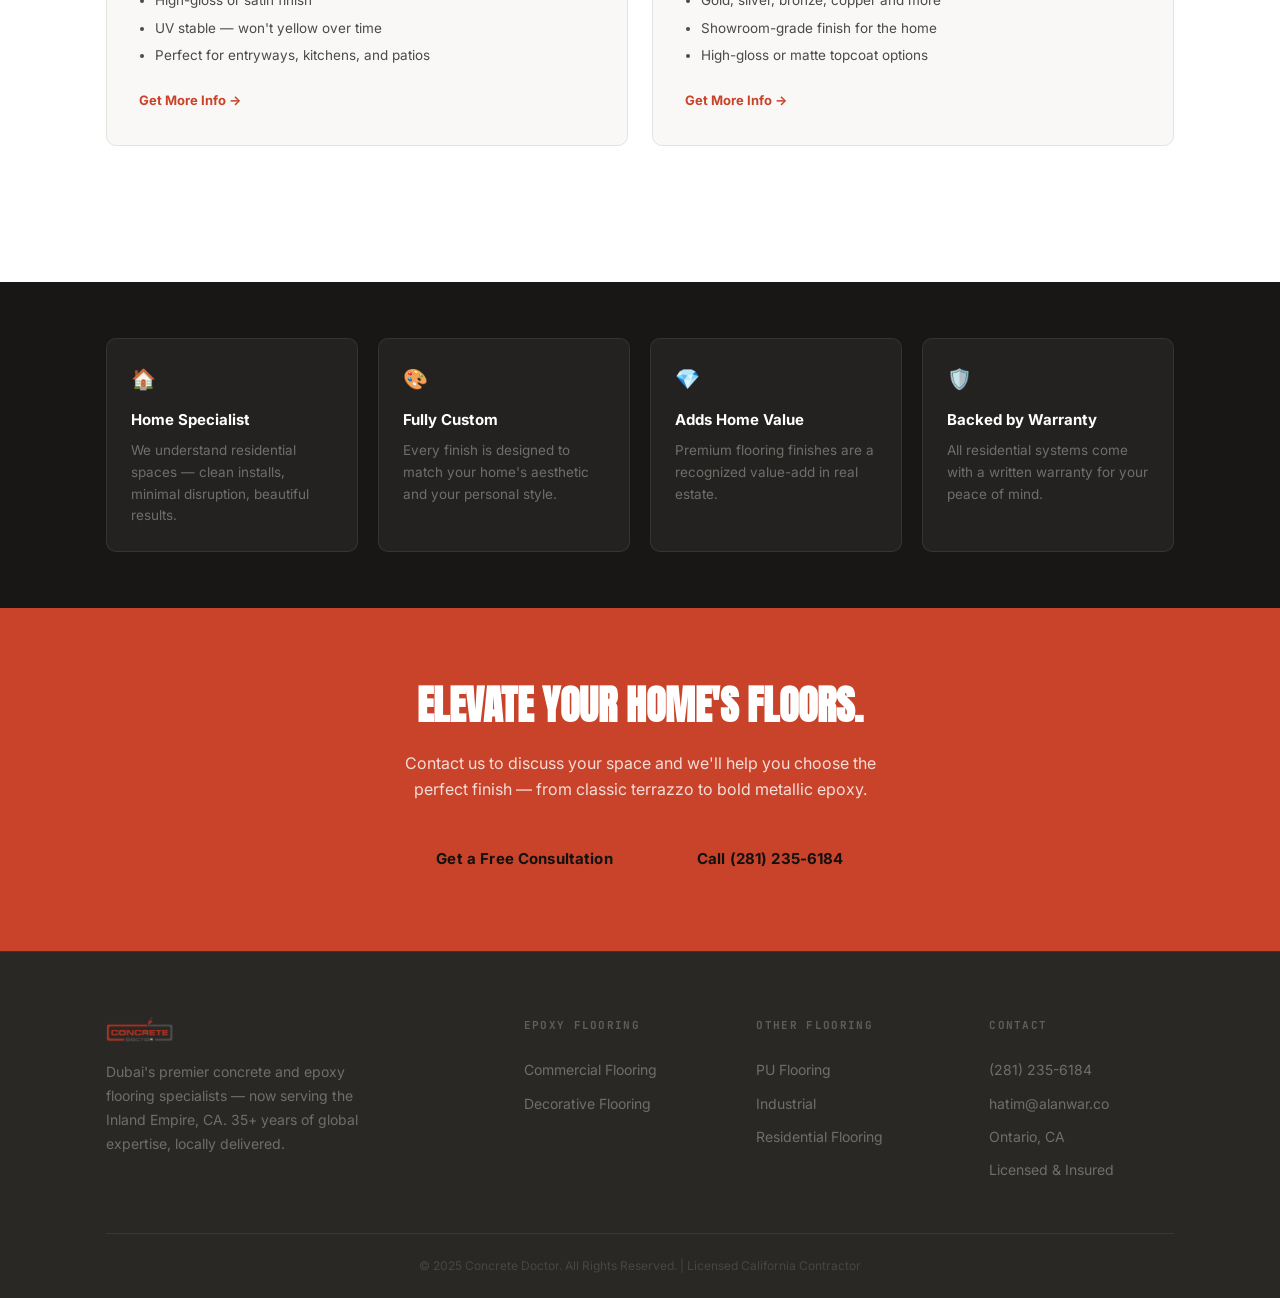
<file: residential-flooring.html>
<!DOCTYPE html>
<html lang="en">
<head>
<meta charset="UTF-8">
<meta name="viewport" content="width=device-width, initial-scale=1.0">
<title>Residential Flooring — Concrete Doctor | Inland Empire, CA</title>
<meta name="description" content="Luxury decorative flooring systems for the home — terrazzo, micro-cement, marble effect epoxy, and metallic finishes that last for decades.">
<link rel="preconnect" href="https://fonts.googleapis.com">
<link rel="preconnect" href="https://fonts.gstatic.com" crossorigin>
<link href="https://fonts.googleapis.com/css2?family=Anton&family=Inter:wght@400;500;600;700;800&family=JetBrains+Mono:wght@500;700&display=swap" rel="stylesheet">

<style>
/* ============================================================
   CONCRETE DOCTOR — Full Redesign
   ============================================================ */
:root {
  --white:       #ffffff;
  --off-white:   #f9f8f6;
  --light:       #f2f0ed;
  --border:      #e5e3df;
  --text:        #111110;
  --text-2:      #4c4a47;
  --text-3:      #95928e;
  --red:         #c8432a;
  --red-hover:   #b83a23;
  --red-bg:      #fff2ef;
  --dark:        #181715;
  --dark-2:      #201f1d;
  --dark-3:      #2a2825;

  --font-display: 'Anton', sans-serif;
  --font-body:    'Inter', -apple-system, sans-serif;
  --font-mono:    'JetBrains Mono', monospace;
  --wrap: 1140px;
  --r: 10px;
}

*, *::before, *::after { box-sizing: border-box; }
html { scroll-behavior: smooth; }
body { margin: 0; background: var(--white); color: var(--text); font-family: var(--font-body); line-height: 1.65; -webkit-font-smoothing: antialiased; }
img { max-width: 100%; display: block; }
a { color: inherit; text-decoration: none; }
p { margin: 0; }
h1,h2,h3,h4,h5 { margin: 0; }
.wrap { max-width: var(--wrap); margin: 0 auto; padding: 0 36px; }

/* ============================================================ BUTTONS */
.btn {
  display: inline-flex; align-items: center; justify-content: center;
  padding: 14px 30px; border-radius: var(--r);
  font-weight: 700; font-size: 15px; letter-spacing: 0.01em;
  transition: all 0.2s; cursor: pointer; border: 2px solid transparent;
  white-space: nowrap;
}
.btn-primary { background: var(--red); color: #fff; }
.btn-primary:hover { background: var(--red-hover); transform: translateY(-1px); box-shadow: 0 6px 20px rgba(200,67,42,0.35); }
.btn-ghost { background: rgba(255,255,255,0.1); color: #fff; border-color: rgba(255,255,255,0.35); }
.btn-ghost:hover { background: rgba(255,255,255,0.18); border-color: rgba(255,255,255,0.6); }
.btn-outline-dark { background: transparent; color: var(--white); border-color: rgba(255,255,255,0.4); }
.btn-outline-dark:hover { border-color: rgba(255,255,255,0.8); background: rgba(255,255,255,0.08); }
.btn-large { padding: 18px 40px; font-size: 16px; }

/* ============================================================ HEADER */
.site-header {
  position: sticky; top: 0; z-index: 200;
  background: rgba(255,255,255,0.97);
  backdrop-filter: blur(12px);
  border-bottom: 1px solid var(--border);
  box-shadow: 0 1px 0 var(--border);
}
.header-inner { display: flex; align-items: center; justify-content: space-between; height: 70px; }
.brand-logo { height: 30px; width: auto; }
.main-nav { display: flex; align-items: center; gap: 32px; }
.main-nav > a { font-size: 14px; font-weight: 600; color: var(--text-2); transition: color 0.18s; }
.main-nav > a:hover { color: var(--text); }
.nav-cta { background: var(--red) !important; color: #fff !important; padding: 10px 22px; border-radius: 8px; font-weight: 700 !important; font-size: 14px; transition: background 0.18s; }
.nav-cta:hover { background: var(--red-hover) !important; }
.nav-toggle { display: none; flex-direction: column; justify-content: center; gap: 5px; width: 36px; height: 36px; background: none; border: none; cursor: pointer; padding: 0; }
.nav-toggle span { display: block; height: 2px; background: var(--text); border-radius: 2px; transition: all 0.2s; }

/* ============================================================ HERO */
.hero {
  position: relative; overflow: hidden;
  background: var(--dark);
  padding: 100px 0 96px;
}
.hero-bg { position: absolute; inset: 0; pointer-events: none; }
.hero-grid {
  position: absolute; inset: 0;
  background-image:
    linear-gradient(rgba(255,255,255,0.03) 1px, transparent 1px),
    linear-gradient(90deg, rgba(255,255,255,0.03) 1px, transparent 1px);
  background-size: 64px 64px;
}
.hero-glow {
  position: absolute; top: -100px; right: -100px;
  width: 600px; height: 600px; border-radius: 50%;
  background: radial-gradient(circle, rgba(200,67,42,0.18) 0%, transparent 70%);
}
.hero-inner { position: relative; z-index: 1; max-width: 660px; }
.hero-badge {
  display: inline-flex; align-items: center; gap: 9px;
  background: rgba(200,67,42,0.15); border: 1px solid rgba(200,67,42,0.35);
  color: #f08070; padding: 7px 14px; border-radius: 100px;
  font-size: 13px; font-weight: 600; margin-bottom: 28px;
}
.badge-dot { width: 7px; height: 7px; background: var(--red); border-radius: 50%; animation: pulse 2s infinite; }
@keyframes pulse { 0%,100%{opacity:1;transform:scale(1)} 50%{opacity:0.6;transform:scale(1.3)} }
.hero-title { font-family: var(--font-display); font-size: clamp(42px, 6.5vw, 76px); line-height: 1.02; text-transform: uppercase; color: #fff; margin-bottom: 24px; letter-spacing: 0.01em; }
.hero-title-accent { color: var(--red); display: block; }
.hero-sub { font-size: 18px; color: #a09e9a; line-height: 1.7; margin-bottom: 38px; max-width: 540px; }
.hero-actions { display: flex; gap: 14px; flex-wrap: wrap; margin-bottom: 52px; }
.hero-flags { display: flex; align-items: center; gap: 20px; }
.flag-item { display: flex; align-items: center; gap: 10px; }
.flag { font-size: 24px; }
.flag-label { font-size: 13px; font-weight: 600; color: #8a8885; }
.flag-arrow { font-size: 18px; color: var(--red); opacity: 0.7; }

/* ============================================================ STATS */
.stats-bar { background: var(--red); }
.stats-inner { display: flex; align-items: stretch; }
.stat { flex: 1; display: flex; flex-direction: column; align-items: center; justify-content: center; padding: 28px 16px; gap: 6px; }
.stat-top { display: flex; align-items: flex-start; }
.stat-num { font-family: var(--font-display); font-size: 46px; color: #fff; line-height: 1; }
.stat-suffix { font-family: var(--font-display); font-size: 24px; color: rgba(255,255,255,0.7); margin-top: 5px; margin-left: 2px; }
.stat-label { font-size: 11px; font-weight: 700; color: rgba(255,255,255,0.75); text-transform: uppercase; letter-spacing: 0.09em; }
.stat-divider { width: 1px; background: rgba(255,255,255,0.2); align-self: stretch; }

/* ============================================================ SHARED SECTION */
section { padding: 96px 0; }
.section-eyebrow { font-family: var(--font-mono); font-size: 11px; font-weight: 700; letter-spacing: 0.15em; text-transform: uppercase; color: var(--red); margin-bottom: 12px; display: block; }
.section-eyebrow.light-eye { color: rgba(255,255,255,0.6); }
.section-title { font-family: var(--font-display); font-size: clamp(28px, 4vw, 44px); line-height: 1.06; text-transform: uppercase; color: var(--text); }
.section-title.light-title { color: #fff; }
.section-sub { font-size: 16px; color: var(--text-2); line-height: 1.7; max-width: 500px; }
.section-head { margin-bottom: 56px; }
.section-head.centered { text-align: center; }
.section-head.centered .section-sub { margin: 14px auto 0; }

/* ============================================================ STORY */
.story { background: var(--white); border-bottom: 1px solid var(--border); }
.story-inner { display: grid; grid-template-columns: 1fr 1fr; gap: 72px; align-items: center; }
.story-text .section-title { margin: 12px 0 20px; }
.story-body { font-size: 16px; color: var(--text-2); line-height: 1.75; margin-bottom: 16px; }
.story-body strong { color: var(--text); font-weight: 700; }
.story-text .btn { margin-top: 12px; }
.story-cards { display: flex; flex-direction: column; gap: 16px; }
.story-card { padding: 26px 24px; border-radius: var(--r); }
.story-card--dark { background: var(--dark); color: #fff; }
.story-card--dark h4 { color: #fff; }
.story-card--dark p { color: #908e8a; }
.story-card--accent { background: var(--red); color: #fff; }
.story-card--accent h4, .story-card--accent p { color: rgba(255,255,255,0.92); }
.story-card--light { background: var(--off-white); border: 1px solid var(--border); }
.story-card--light h4 { color: var(--text); }
.story-card--light p { color: var(--text-2); }
.sc-icon { font-size: 22px; margin-bottom: 10px; }
.story-card h4 { font-size: 15px; font-weight: 700; margin-bottom: 6px; }
.story-card p { font-size: 14px; line-height: 1.6; }

/* ============================================================ SERVICES */
.services { background: var(--off-white); }
.service-group { margin-bottom: 48px; }
.service-group:last-child { margin-bottom: 0; }
.service-group-label { margin-bottom: 18px; }
.group-tag { display: inline-block; font-family: var(--font-mono); font-size: 10.5px; font-weight: 700; letter-spacing: 0.14em; text-transform: uppercase; color: var(--text-3); background: var(--light); border: 1px solid var(--border); padding: 5px 12px; border-radius: 100px; }
.service-cards-row { display: grid; gap: 18px; }
.service-cards-row:not(.three-col):not(.two-col) { grid-template-columns: 1fr 1fr; }
.service-cards-row.three-col { grid-template-columns: repeat(3,1fr); }
.service-cards-row.two-col { grid-template-columns: 1fr 1fr; }

.svc-card { background: var(--white); border: 1px solid var(--border); border-radius: var(--r); padding: 28px; transition: box-shadow 0.2s, border-color 0.2s, transform 0.2s; }
.svc-card:hover { box-shadow: 0 8px 30px rgba(0,0,0,0.09); border-color: var(--red); transform: translateY(-2px); }
.svc-card--primary { border-top: 3px solid var(--dark); }
.svc-card--secondary { border-top: 3px solid var(--red); }
.svc-card-top { display: flex; align-items: center; justify-content: space-between; margin-bottom: 16px; }
.svc-icon { width: 40px; height: 40px; color: var(--text-2); }
.svc-icon--sm { width: 34px; height: 34px; }
.svc-icon svg, .svc-icon--sm svg { width: 100%; height: 100%; }
.svc-tag { font-family: var(--font-mono); font-size: 10px; font-weight: 700; letter-spacing: 0.12em; text-transform: uppercase; background: var(--dark); color: #fff; padding: 4px 10px; border-radius: 100px; }
.svc-tag--warm { background: var(--red); }
.svc-card h3 { font-size: 17px; font-weight: 800; color: var(--text); margin-bottom: 10px; }
.svc-card p { font-size: 14px; color: var(--text-2); line-height: 1.65; margin-bottom: 16px; }
.svc-list { margin: 0 0 18px; padding: 0 0 0 16px; }
.svc-list li { font-size: 13.5px; color: var(--text-2); margin-bottom: 5px; }
.svc-list--sm li { font-size: 13px; }
.svc-link { font-size: 13px; font-weight: 700; color: var(--red); transition: color 0.18s; }
.svc-link:hover { color: var(--red-hover); }
.svc-card--sm { padding: 24px; }
.svc-card--sm .svc-icon--sm { margin-bottom: 14px; }
.svc-card--sm h3 { font-size: 16px; margin-bottom: 9px; }
.svc-specialty { }
.spec-left { display: flex; gap: 18px; align-items: flex-start; }
.spec-left .svc-icon--sm { flex-shrink: 0; margin-top: 2px; }
.spec-left h3 { font-size: 17px; font-weight: 800; margin-bottom: 8px; }
.spec-left p { font-size: 14px; color: var(--text-2); line-height: 1.65; margin-bottom: 12px; }

/* ============================================================ CALCULATOR */
.calculator-section { background: var(--dark); padding: 96px 0; }
.calc-wrapper { }
.calc-header { text-align: center; margin-bottom: 56px; }
.calc-header .section-title { margin: 12px 0 16px; }
.calc-sub { font-size: 16px; color: #8a8885; max-width: 460px; margin: 0 auto; line-height: 1.7; }

.calc-body { display: grid; grid-template-columns: 1fr 380px; gap: 28px; align-items: start; }
.calc-form { background: var(--dark-2); border: 1px solid rgba(255,255,255,0.08); border-radius: 14px; padding: 36px; display: flex; flex-direction: column; gap: 32px; }
.calc-label { display: block; font-size: 11px; font-weight: 700; letter-spacing: 0.12em; text-transform: uppercase; color: #706e6b; font-family: var(--font-mono); margin-bottom: 14px; }
.calc-options { display: grid; grid-template-columns: repeat(4, 1fr); gap: 8px; }
.calc-option {
  background: rgba(255,255,255,0.04); border: 1px solid rgba(255,255,255,0.1);
  color: #a09e9a; padding: 10px 8px; border-radius: 8px;
  font-size: 13px; font-weight: 600; cursor: pointer; font-family: var(--font-body);
  transition: all 0.18s; text-align: center; line-height: 1.3;
}
.calc-option:hover { background: rgba(255,255,255,0.08); color: #fff; border-color: rgba(255,255,255,0.2); }
.calc-option.active { background: var(--red); color: #fff; border-color: var(--red); }

.calc-slider-wrap { }
.calc-slider { -webkit-appearance: none; appearance: none; width: 100%; height: 4px; border-radius: 2px; background: rgba(255,255,255,0.1); outline: none; margin-bottom: 12px; cursor: pointer; }
.calc-slider::-webkit-slider-thumb { -webkit-appearance: none; width: 22px; height: 22px; border-radius: 50%; background: var(--red); cursor: pointer; border: 3px solid var(--dark-2); box-shadow: 0 0 0 2px var(--red); transition: transform 0.15s; }
.calc-slider::-webkit-slider-thumb:hover { transform: scale(1.15); }
.calc-slider::-moz-range-thumb { width: 20px; height: 20px; border-radius: 50%; background: var(--red); cursor: pointer; border: 3px solid var(--dark-2); }
.slider-labels { display: flex; justify-content: space-between; font-size: 12px; color: #605e5b; font-family: var(--font-mono); }
.slider-labels span:nth-child(2) { color: #fff; font-weight: 700; }

.calc-complexity { display: grid; grid-template-columns: repeat(3,1fr); gap: 10px; }
.cmplx-btn { background: rgba(255,255,255,0.04); border: 1px solid rgba(255,255,255,0.1); border-radius: 8px; padding: 14px 10px; cursor: pointer; font-family: var(--font-body); text-align: left; transition: all 0.18s; }
.cmplx-btn:hover { border-color: rgba(255,255,255,0.25); background: rgba(255,255,255,0.07); }
.cmplx-btn.active { border-color: var(--red); background: rgba(200,67,42,0.12); }
.cmplx-title { display: block; font-size: 14px; font-weight: 700; color: #fff; margin-bottom: 4px; }
.cmplx-desc { display: block; font-size: 11.5px; color: #706e6b; line-height: 1.4; }

.calc-result {
  background: var(--white); border-radius: 14px; padding: 36px;
  position: sticky; top: 90px;
  display: flex; flex-direction: column; align-items: center; text-align: center;
}
.result-label { font-family: var(--font-mono); font-size: 10.5px; font-weight: 700; letter-spacing: 0.15em; text-transform: uppercase; color: var(--text-3); margin-bottom: 12px; }
.result-range { font-family: var(--font-display); font-size: 40px; color: var(--text); line-height: 1.1; margin-bottom: 8px; }
.result-unit { font-size: 14px; color: var(--text-3); margin-bottom: 24px; }
.result-divider { width: 100%; height: 1px; background: var(--border); margin-bottom: 20px; }
.result-note { font-size: 13px; color: var(--text-3); line-height: 1.6; margin-bottom: 24px; }
.result-cta { width: 100%; }

/* ============================================================ WHY US */
.why-us { background: var(--white); }
.why-grid { display: grid; grid-template-columns: repeat(3,1fr); gap: 2px; border: 1px solid var(--border); border-radius: 14px; overflow: hidden; }
.why-card { padding: 36px 30px; background: var(--white); transition: background 0.2s; border-right: 1px solid var(--border); border-bottom: 1px solid var(--border); }
.why-card:hover { background: var(--off-white); }
.why-num { font-family: var(--font-display); font-size: 48px; color: var(--red); opacity: 0.15; line-height: 1; margin-bottom: 16px; }
.why-card h4 { font-size: 16px; font-weight: 800; color: var(--text); margin-bottom: 10px; }
.why-card p { font-size: 14px; color: var(--text-2); line-height: 1.7; }

/* ============================================================ AREA */
.area { background: var(--off-white); border-top: 1px solid var(--border); }
.area-inner { display: grid; grid-template-columns: 1fr 1fr; gap: 72px; align-items: start; }
.area-text .section-title { margin: 12px 0 16px; }
.area-text .section-sub { margin-bottom: 32px; }
.area-locations { display: flex; flex-direction: column; gap: 14px; }
.area-loc { display: flex; align-items: center; gap: 14px; background: var(--white); border: 1px solid var(--border); border-radius: var(--r); padding: 16px 20px; }
.area-loc--new { border-color: var(--red); background: var(--red-bg); }
.loc-flag { font-size: 28px; }
.area-loc strong { display: block; font-size: 15px; font-weight: 700; color: var(--text); }
.area-loc span { font-size: 13px; color: var(--text-3); }
.area-tags-wrap { padding-top: 8px; }
.area-tags-label { font-family: var(--font-mono); font-size: 10.5px; font-weight: 700; letter-spacing: 0.14em; text-transform: uppercase; color: var(--text-3); margin-bottom: 16px; }
.area-tags { display: flex; flex-wrap: wrap; gap: 9px; }
.area-tags span { font-size: 13px; font-weight: 500; color: var(--text-2); background: var(--white); border: 1px solid var(--border); padding: 8px 16px; border-radius: 100px; transition: all 0.18s; cursor: default; }
.area-tags span:hover { border-color: var(--red); color: var(--red); background: var(--red-bg); }

/* ============================================================ CONTACT */
.contact { position: relative; background: var(--dark); padding: 96px 0; overflow: hidden; }
.contact-bg { position: absolute; inset: 0; background: radial-gradient(ellipse 60% 80% at 0% 50%, rgba(200,67,42,0.12), transparent); pointer-events: none; }
.contact-inner { position: relative; z-index: 1; display: grid; grid-template-columns: 1fr 420px; gap: 72px; align-items: center; }
.contact-text .section-title { margin: 12px 0 16px; }
.contact-sub { font-size: 16px; color: #908e8a; line-height: 1.7; margin-bottom: 36px; max-width: 440px; }
.contact-items { display: flex; flex-direction: column; gap: 16px; }
.contact-item { display: flex; align-items: center; gap: 14px; transition: opacity 0.18s; }
.contact-item:hover { opacity: 0.8; }
.ci-icon { width: 42px; height: 42px; background: rgba(255,255,255,0.07); border-radius: 10px; display: flex; align-items: center; justify-content: center; flex-shrink: 0; color: #fff; }
.ci-icon svg { width: 20px; height: 20px; }
.ci-label { display: block; font-size: 11px; font-weight: 700; letter-spacing: 0.1em; text-transform: uppercase; color: #706e6b; margin-bottom: 2px; font-family: var(--font-mono); }
.ci-val { display: block; font-size: 16px; font-weight: 700; color: #fff; }

.contact-cta-box { background: var(--white); border-radius: 16px; padding: 40px; display: flex; flex-direction: column; gap: 14px; }
.contact-cta-box h3 { font-size: 20px; font-weight: 800; color: var(--text); margin-bottom: 4px; }
.contact-cta-box p { font-size: 14px; color: var(--text-2); line-height: 1.65; margin-bottom: 6px; }
.contact-cta-box .btn { width: 100%; }
.cta-box-trust { display: flex; flex-direction: column; gap: 6px; padding-top: 8px; border-top: 1px solid var(--border); margin-top: 4px; }
.cta-box-trust span { font-size: 13px; font-weight: 600; color: var(--text-3); }

/* ============================================================ FOOTER */
.site-footer { background: var(--dark-3); padding: 64px 0 0; border-top: 1px solid rgba(255,255,255,0.06); }
.footer-top { display: grid; grid-template-columns: 2fr 1fr 1fr 1fr; gap: 48px; padding-bottom: 48px; border-bottom: 1px solid rgba(255,255,255,0.07); }
.footer-logo { height: 26px; margin-bottom: 18px; }
.footer-brand p { font-size: 14px; color: #706e6b; line-height: 1.7; max-width: 280px; margin-bottom: 20px; }
.footer-socials { display: flex; gap: 12px; }
.footer-socials a { width: 36px; height: 36px; background: rgba(255,255,255,0.07); border-radius: 8px; display: flex; align-items: center; justify-content: center; color: #908e8a; transition: all 0.18s; }
.footer-socials a svg { width: 16px; height: 16px; }
.footer-socials a:hover { background: var(--red); color: #fff; }
.footer-col h5 { font-size: 11px; font-weight: 700; text-transform: uppercase; letter-spacing: 0.12em; color: #605e5b; margin-bottom: 18px; font-family: var(--font-mono); }
.footer-col { display: flex; flex-direction: column; gap: 2px; }
.footer-col a, .footer-col span { font-size: 14px; color: #706e6b; padding: 4px 0; transition: color 0.18s; }
.footer-col a:hover { color: #fff; }
.footer-bottom { padding: 22px 0; text-align: center; }
.footer-bottom p { font-size: 12px; color: #484643; }

/* ============================================================ RESPONSIVE */
@media (max-width: 1020px) {
  .story-inner { grid-template-columns: 1fr; gap: 48px; }
  .area-inner { grid-template-columns: 1fr; gap: 48px; }
  .contact-inner { grid-template-columns: 1fr; gap: 48px; }
  .contact-cta-box { max-width: 460px; }
  .calc-body { grid-template-columns: 1fr; }
  .calc-result { position: static; }
  .why-grid { grid-template-columns: repeat(2,1fr); }
  .footer-top { grid-template-columns: 1fr 1fr; }
  .footer-brand { grid-column: 1 / -1; }
}
@media (max-width: 760px) {
  .main-nav { display: none; }
  .nav-toggle { display: flex; }
  .service-cards-row, .service-cards-row.three-col, .service-cards-row.two-col { grid-template-columns: 1fr; }
  .calc-options { grid-template-columns: repeat(2,1fr); }
  .calc-complexity { grid-template-columns: 1fr; }
  .why-grid { grid-template-columns: 1fr; }
  .footer-top { grid-template-columns: 1fr; }
  section { padding: 72px 0; }
  .hero { padding: 72px 0 68px; }
  .stats-inner { flex-wrap: wrap; }
  .stat { min-width: 50%; }
  .stat-divider { display: none; }
  .spec-left { flex-direction: column; gap: 12px; }
}
@media (max-width: 500px) {
  .wrap { padding: 0 20px; }
  .calc-options { grid-template-columns: 1fr 1fr; }
  .hero-flags { flex-direction: column; align-items: flex-start; gap: 12px; }
  .flag-arrow { transform: rotate(90deg); }
}

/* MOBILE NAV */
.main-nav.open {
  display: flex; position: fixed;
  top: 70px; left: 0; right: 0;
  background: var(--white); border-bottom: 1px solid var(--border);
  flex-direction: column; padding: 24px 36px 32px; gap: 22px;
  z-index: 199; box-shadow: 0 8px 32px rgba(0,0,0,0.1);
}
.main-nav.open > a { color: var(--text-2); font-size: 16px; }

a:focus-visible, button:focus-visible { outline: 2px solid var(--red); outline-offset: 3px; }

/* ---- PAGE-SPECIFIC ---- */
.page-hero {
  background: var(--dark);
  padding: 72px 0 64px;
  position: relative;
  overflow: hidden;
}
.page-hero::before {
  content: '';
  position: absolute;
  inset: 0;
  background-image:
    linear-gradient(rgba(255,255,255,0.025) 1px, transparent 1px),
    linear-gradient(90deg, rgba(255,255,255,0.025) 1px, transparent 1px);
  background-size: 64px 64px;
}
.page-hero-inner { position: relative; z-index: 1; }
.page-breadcrumb {
  font-family: var(--font-mono);
  font-size: 12px;
  color: #706e6b;
  margin-bottom: 16px;
  display: flex;
  align-items: center;
  gap: 8px;
}
.page-breadcrumb a { color: #706e6b; transition: color 0.2s; }
.page-breadcrumb a:hover { color: #fff; }
.page-hero h1 {
  font-family: var(--font-display);
  font-size: clamp(36px, 5vw, 58px);
  text-transform: uppercase;
  color: #fff;
  line-height: 1.04;
  margin-bottom: 16px;
}
.page-hero p {
  font-size: 17px;
  color: #908e8a;
  max-width: 560px;
  line-height: 1.7;
  margin-bottom: 28px;
}
.page-hero .btn { margin-right: 12px; }

.page-body { padding: 80px 0; background: var(--white); }
.page-grid { display: grid; grid-template-columns: 1fr 1fr; gap: 24px; margin-bottom: 56px; }
.page-grid.three { grid-template-columns: repeat(3,1fr); }
.subservice-card {
  background: var(--off-white);
  border: 1px solid var(--border);
  border-radius: var(--r);
  padding: 32px;
  transition: box-shadow 0.2s, border-color 0.2s, transform 0.2s;
}
.subservice-card:hover {
  box-shadow: 0 8px 28px rgba(0,0,0,0.08);
  border-color: var(--red);
  transform: translateY(-2px);
}
.subservice-card .card-num {
  font-family: var(--font-display);
  font-size: 36px;
  color: var(--red);
  opacity: 0.2;
  line-height: 1;
  margin-bottom: 14px;
}
.subservice-card h3 {
  font-size: 18px;
  font-weight: 800;
  color: var(--text);
  margin-bottom: 10px;
}
.subservice-card p {
  font-size: 14px;
  color: var(--text-2);
  line-height: 1.7;
  margin-bottom: 18px;
}
.subservice-card ul {
  padding-left: 16px;
  margin: 0 0 20px;
}
.subservice-card ul li {
  font-size: 13.5px;
  color: var(--text-2);
  margin-bottom: 5px;
}

.page-intro { max-width: 700px; margin: 0 0 56px; }
.page-intro h2 {
  font-family: var(--font-display);
  font-size: clamp(24px, 3.5vw, 36px);
  text-transform: uppercase;
  color: var(--text);
  margin-bottom: 14px;
  line-height: 1.08;
}
.page-intro p { font-size: 16px; color: var(--text-2); line-height: 1.75; margin-bottom: 12px; }

.benefits-strip {
  background: var(--dark);
  padding: 56px 0;
}
.benefits-grid {
  display: grid;
  grid-template-columns: repeat(4,1fr);
  gap: 20px;
}
.benefit-item {
  padding: 24px;
  background: rgba(255,255,255,0.05);
  border: 1px solid rgba(255,255,255,0.08);
  border-radius: var(--r);
}
.benefit-item h4 { font-size: 15px; font-weight: 700; color: #fff; margin-bottom: 8px; }
.benefit-item p { font-size: 13.5px; color: #706e6b; line-height: 1.6; margin: 0; }
.benefit-icon { font-size: 20px; margin-bottom: 12px; }

.page-cta {
  background: var(--red);
  padding: 64px 0;
  text-align: center;
}
.page-cta h2 {
  font-family: var(--font-display);
  font-size: clamp(26px, 4vw, 40px);
  text-transform: uppercase;
  color: #fff;
  margin-bottom: 12px;
}
.page-cta p { font-size: 16px; color: rgba(255,255,255,0.82); margin-bottom: 28px; max-width: 480px; margin-left: auto; margin-right: auto; }
.page-cta .btn-white { margin: 0 8px; }
.page-cta .btn-outline-white { margin: 0 8px; }

.nav-dropdown { position: relative; }
.nav-parent { cursor: pointer; }
.dropdown-menu {
  display: none;
  position: absolute;
  top: calc(100% + 12px);
  left: 0;
  background: var(--white);
  border: 1px solid var(--border);
  border-radius: var(--r);
  padding: 8px 0;
  min-width: 200px;
  box-shadow: 0 8px 24px rgba(0,0,0,0.1);
  z-index: 300;
}
.nav-dropdown:hover .dropdown-menu { display: block; }
.dropdown-menu a {
  display: block;
  padding: 10px 18px;
  font-size: 14px;
  color: var(--text-2) !important;
  transition: background 0.15s, color 0.15s;
}
.dropdown-menu a:hover { background: var(--off-white); color: var(--text) !important; }

@media (max-width: 760px) {
  .page-grid, .page-grid.three { grid-template-columns: 1fr; }
  .benefits-grid { grid-template-columns: repeat(2,1fr); }
}
@media (max-width: 500px) {
  .benefits-grid { grid-template-columns: 1fr; }
}
</style>

</head>
<body>

<header class="site-header">
  <div class="wrap header-inner">
    <a href="index.html" class="brand">
      <img src="[data-uri]" alt="Concrete Doctor" class="brand-logo">
    </a>
    <nav class="main-nav" id="mainNav">
      <a href="index.html">Home</a>
      <div class="nav-dropdown">
        <a href="#" class="nav-parent">Epoxy Flooring ▾</a>
        <div class="dropdown-menu">
          <a href="commercial-flooring.html">Commercial Flooring</a>
          <a href="decorative-flooring.html">Decorative Flooring</a>
        </div>
      </div>
      <div class="nav-dropdown">
        <a href="#" class="nav-parent">Other Flooring ▾</a>
        <div class="dropdown-menu">
          <a href="pu-flooring.html">PU Flooring</a>
          <a href="industrial.html">Industrial</a>
          <a href="residential-flooring.html">Residential Flooring</a>
        </div>
      </div>
      <a href="index.html#calculator">Cost Calculator</a>
      <a href="index.html#contact" class="nav-cta">Contact Us</a>
    </nav>
    <button class="nav-toggle" id="navToggle" aria-label="Toggle menu"><span></span><span></span><span></span></button>
  </div>
</header>

<section class="page-hero">
  <div class="wrap page-hero-inner">
    <div class="page-breadcrumb">
      <a href="index.html">Home</a> <span>›</span> <span>Residential Flooring</span>
    </div>
    <h1>Residential<br>Flooring</h1>
    <p>Luxury decorative flooring systems for the home — terrazzo, micro-cement, marble effect epoxy, and metallic finishes that last for decades.</p>
    <a href="index.html#contact" class="btn btn-primary">Get a Free Consultation</a>
    <a href="tel:+12812356184" class="btn btn-ghost">(281) 235-6184</a>
  </div>
</section>

<section class="page-body">
  <div class="wrap">
    <div class="page-intro">
      <h2>Luxury Finishes.<br>Built for Real Life.</h2>
      <p>Your home deserves a floor as beautiful as it is durable. Concrete Doctor's residential flooring systems bring the same decorative expertise we've refined across Dubai's luxury residences — now available for homeowners across the Inland Empire.</p>
      <p>From a stunning metallic epoxy in your garage to a seamless micro-cement living room floor — we design residential systems that look incredible and last for decades.</p>
    </div>
    <div class="page-grid">
      <div class="subservice-card">
        <div class="card-num">01</div>
        <h3>Terrazzo Flooring</h3>
        <p>A classic and timeless choice for home entryways, kitchens, and living spaces. Marble and glass chip combinations set in epoxy create a one-of-a-kind surface.</p>
        <ul>
          <li>Fully custom chip and color selection</li>
          <li>Seamless finish — no grout lines</li>
          <li>Highly durable and easy to maintain</li>
          <li>Adds lasting value to your home</li>
        </ul>
        <a href="index.html#contact" class="svc-link">Get More Info →</a>
      </div>
      <div class="subservice-card">
        <div class="card-num">02</div>
        <h3>Micro-Cement / Topping</h3>
        <p>The modern homeowner's choice — a thin, seamless cement overlay that transforms any room into a minimalist, design-forward space.</p>
        <ul>
          <li>Can go over existing tiles, concrete, or wood</li>
          <li>No demolition required — saves time and cost</li>
          <li>Available for floors, walls, and countertops</li>
          <li>Wide range of colors and textures</li>
        </ul>
        <a href="index.html#contact" class="svc-link">Get More Info →</a>
      </div>
      <div class="subservice-card">
        <div class="card-num">03</div>
        <h3>Marble Effect Epoxy</h3>
        <p>Get the look of luxury marble without the cost or maintenance. Our marble effect epoxy replicates natural stone with stunning depth and realism.</p>
        <ul>
          <li>Custom vein patterns and colorways</li>
          <li>High-gloss or satin finish</li>
          <li>UV stable — won't yellow over time</li>
          <li>Perfect for entryways, kitchens, and patios</li>
        </ul>
        <a href="index.html#contact" class="svc-link">Get More Info →</a>
      </div>
      <div class="subservice-card">
        <div class="card-num">04</div>
        <h3>Metallic Epoxy Flooring</h3>
        <p>Bold, dramatic, and utterly unique — metallic epoxy creates a flowing, three-dimensional effect that becomes the centerpiece of any room.</p>
        <ul>
          <li>Every pour is completely unique</li>
          <li>Gold, silver, bronze, copper and more</li>
          <li>Showroom-grade finish for the home</li>
          <li>High-gloss or matte topcoat options</li>
        </ul>
        <a href="index.html#contact" class="svc-link">Get More Info →</a>
      </div>
    </div>
  </div>
</section>
<div class="benefits-strip">
  <div class="wrap">
    <div class="benefits-grid">
      <div class="benefit-item"><div class="benefit-icon">🏠</div><h4>Home Specialist</h4><p>We understand residential spaces — clean installs, minimal disruption, beautiful results.</p></div>
      <div class="benefit-item"><div class="benefit-icon">🎨</div><h4>Fully Custom</h4><p>Every finish is designed to match your home's aesthetic and your personal style.</p></div>
      <div class="benefit-item"><div class="benefit-icon">💎</div><h4>Adds Home Value</h4><p>Premium flooring finishes are a recognized value-add in real estate.</p></div>
      <div class="benefit-item"><div class="benefit-icon">🛡️</div><h4>Backed by Warranty</h4><p>All residential systems come with a written warranty for your peace of mind.</p></div>
    </div>
  </div>
</div>
<div class="page-cta">
  <div class="wrap">
    <h2>Elevate Your Home's Floors.</h2>
    <p>Contact us to discuss your space and we'll help you choose the perfect finish — from classic terrazzo to bold metallic epoxy.</p>
    <a href="index.html#contact" class="btn btn-white">Get a Free Consultation</a>
    <a href="tel:+12812356184" class="btn btn-outline-white">Call (281) 235-6184</a>
  </div>
</div>

<footer class="site-footer">
  <div class="wrap footer-inner">
    <div class="footer-top">
      <div class="footer-brand">
        <img src="[data-uri]" alt="Concrete Doctor" class="footer-logo">
        <p>Dubai's premier concrete and epoxy flooring specialists — now serving the Inland Empire, CA. 35+ years of global expertise, locally delivered.</p>
      </div>
      <div class="footer-col">
        <h5>Epoxy Flooring</h5>
        <a href="commercial-flooring.html">Commercial Flooring</a>
        <a href="decorative-flooring.html">Decorative Flooring</a>
      </div>
      <div class="footer-col">
        <h5>Other Flooring</h5>
        <a href="pu-flooring.html">PU Flooring</a>
        <a href="industrial.html">Industrial</a>
        <a href="residential-flooring.html">Residential Flooring</a>
      </div>
      <div class="footer-col">
        <h5>Contact</h5>
        <a href="tel:+12812356184">(281) 235-6184</a>
        <a href="mailto:hatim@alanwar.co">hatim@alanwar.co</a>
        <span>Ontario, CA</span>
        <span>Licensed &amp; Insured</span>
      </div>
    </div>
    <div class="footer-bottom">
      <p>© 2025 Concrete Doctor. All Rights Reserved. | Licensed California Contractor</p>
    </div>
  </div>
</footer>

<script>
const nt = document.getElementById('navToggle');
const mn = document.getElementById('mainNav');
if(nt) nt.addEventListener('click', () => {
  const o = mn.classList.toggle('open');
  nt.setAttribute('aria-expanded', o);
});
</script>
</body>
</html>
</file>
<file: styles.css>
/* ============================================================
   CONCRETE DOCTOR — Full Redesign
   ============================================================ */
:root {
  --white:       #ffffff;
  --off-white:   #f9f8f6;
  --light:       #f2f0ed;
  --border:      #e5e3df;
  --text:        #111110;
  --text-2:      #4c4a47;
  --text-3:      #95928e;
  --red:         #c8432a;
  --red-hover:   #b83a23;
  --red-bg:      #fff2ef;
  --dark:        #181715;
  --dark-2:      #201f1d;
  --dark-3:      #2a2825;

  --font-display: 'Anton', sans-serif;
  --font-body:    'Inter', -apple-system, sans-serif;
  --font-mono:    'JetBrains Mono', monospace;
  --wrap: 1140px;
  --r: 10px;
}

*, *::before, *::after { box-sizing: border-box; }
html { scroll-behavior: smooth; }
body { margin: 0; background: var(--white); color: var(--text); font-family: var(--font-body); line-height: 1.65; -webkit-font-smoothing: antialiased; }
img { max-width: 100%; display: block; }
a { color: inherit; text-decoration: none; }
p { margin: 0; }
h1,h2,h3,h4,h5 { margin: 0; }
.wrap { max-width: var(--wrap); margin: 0 auto; padding: 0 36px; }

/* ============================================================ BUTTONS */
.btn {
  display: inline-flex; align-items: center; justify-content: center;
  padding: 14px 30px; border-radius: var(--r);
  font-weight: 700; font-size: 15px; letter-spacing: 0.01em;
  transition: all 0.2s; cursor: pointer; border: 2px solid transparent;
  white-space: nowrap;
}
.btn-primary { background: var(--red); color: #fff; }
.btn-primary:hover { background: var(--red-hover); transform: translateY(-1px); box-shadow: 0 6px 20px rgba(200,67,42,0.35); }
.btn-ghost { background: rgba(255,255,255,0.1); color: #fff; border-color: rgba(255,255,255,0.35); }
.btn-ghost:hover { background: rgba(255,255,255,0.18); border-color: rgba(255,255,255,0.6); }
.btn-outline-dark { background: transparent; color: var(--white); border-color: rgba(255,255,255,0.4); }
.btn-outline-dark:hover { border-color: rgba(255,255,255,0.8); background: rgba(255,255,255,0.08); }
.btn-large { padding: 18px 40px; font-size: 16px; }

/* ============================================================ HEADER */
.site-header {
  position: sticky; top: 0; z-index: 200;
  background: rgba(255,255,255,0.97);
  backdrop-filter: blur(12px);
  border-bottom: 1px solid var(--border);
  box-shadow: 0 1px 0 var(--border);
}
.header-inner { display: flex; align-items: center; justify-content: space-between; height: 70px; }
.brand-logo { height: 30px; width: auto; }
.main-nav { display: flex; align-items: center; gap: 32px; }
.main-nav > a { font-size: 14px; font-weight: 600; color: var(--text-2); transition: color 0.18s; }
.main-nav > a:hover { color: var(--text); }
.nav-cta { background: var(--red) !important; color: #fff !important; padding: 10px 22px; border-radius: 8px; font-weight: 700 !important; font-size: 14px; transition: background 0.18s; }
.nav-cta:hover { background: var(--red-hover) !important; }
.nav-toggle { display: none; flex-direction: column; justify-content: center; gap: 5px; width: 36px; height: 36px; background: none; border: none; cursor: pointer; padding: 0; }
.nav-toggle span { display: block; height: 2px; background: var(--text); border-radius: 2px; transition: all 0.2s; }

/* ============================================================ HERO */
.hero {
  position: relative; overflow: hidden;
  background: var(--dark);
  padding: 100px 0 96px;
}
.hero-bg { position: absolute; inset: 0; pointer-events: none; overflow: hidden; }

.hero-kenburns {
    position: absolute;
    inset: -10%;
    z-index: 0;
}

.kb-img {
    width: 100%;
    height: 100%;
    object-fit: cover;
    object-position: center;
    animation: kenburns-pan 18s ease-in-out infinite alternate;
    transform-origin: left center;
    filter: brightness(0.45);
}

@keyframes kenburns-pan {
    0%   { transform: scale(1.12) translateX(0); }
    100% { transform: scale(1.08) translateX(-4%); }
}

.hero-overlay-dark {
    position: absolute;
    inset: 0;
    background: linear-gradient(
        to right,
        rgba(18,16,14,0.85) 0%,
        rgba(18,16,14,0.5) 60%,
        rgba(18,16,14,0.2) 100%
    );
    z-index: 1;
}

.hero-grid { position: relative; z-index: 2; }
.hero-glow { position: relative; z-index: 2; }
.hero-grid {
  position: absolute; inset: 0;
  background-image:
    linear-gradient(rgba(255,255,255,0.03) 1px, transparent 1px),
    linear-gradient(90deg, rgba(255,255,255,0.03) 1px, transparent 1px);
  background-size: 64px 64px;
}
.hero-glow {
  position: absolute; top: -100px; right: -100px;
  width: 600px; height: 600px; border-radius: 50%;
  background: radial-gradient(circle, rgba(200,67,42,0.18) 0%, transparent 70%);
}
.hero-inner { position: relative; z-index: 1; max-width: 660px; }
.hero-badge {
  display: inline-flex; align-items: center; gap: 9px;
  background: rgba(200,67,42,0.15); border: 1px solid rgba(200,67,42,0.35);
  color: #f08070; padding: 7px 14px; border-radius: 100px;
  font-size: 13px; font-weight: 600; margin-bottom: 28px;
}
.badge-dot { width: 7px; height: 7px; background: var(--red); border-radius: 50%; animation: pulse 2s infinite; }
@keyframes pulse { 0%,100%{opacity:1;transform:scale(1)} 50%{opacity:0.6;transform:scale(1.3)} }
.hero-title { font-family: var(--font-display); font-size: clamp(42px, 6.5vw, 76px); line-height: 1.02; text-transform: uppercase; color: #fff; margin-bottom: 24px; letter-spacing: 0.01em; }
.hero-title-accent { color: var(--red); display: block; }
.hero-sub { font-size: 18px; color: #a09e9a; line-height: 1.7; margin-bottom: 38px; max-width: 540px; }
.hero-actions { display: flex; gap: 14px; flex-wrap: wrap; margin-bottom: 52px; }
.hero-flags { display: flex; align-items: center; gap: 20px; }
.flag-item { display: flex; align-items: center; gap: 10px; }
.flag { font-size: 24px; }
.flag-label { font-size: 13px; font-weight: 600; color: #8a8885; }
.flag-arrow { font-size: 18px; color: var(--red); opacity: 0.7; }

/* ============================================================ STATS */
.stats-bar { background: var(--red); }
.stats-inner { display: flex; align-items: stretch; }
.stat { flex: 1; display: flex; flex-direction: column; align-items: center; justify-content: center; padding: 28px 16px; gap: 6px; }
.stat-top { display: flex; align-items: flex-start; }
.stat-num { font-family: var(--font-display); font-size: 46px; color: #fff; line-height: 1; }
.stat-suffix { font-family: var(--font-display); font-size: 24px; color: rgba(255,255,255,0.7); margin-top: 5px; margin-left: 2px; }
.stat-label { font-size: 11px; font-weight: 700; color: rgba(255,255,255,0.75); text-transform: uppercase; letter-spacing: 0.09em; }
.stat-divider { width: 1px; background: rgba(255,255,255,0.2); align-self: stretch; }

/* ============================================================ SHARED SECTION */
section { padding: 96px 0; }
.section-eyebrow { font-family: var(--font-mono); font-size: 11px; font-weight: 700; letter-spacing: 0.15em; text-transform: uppercase; color: var(--red); margin-bottom: 12px; display: block; }
.section-eyebrow.light-eye { color: rgba(255,255,255,0.6); }
.section-title { font-family: var(--font-display); font-size: clamp(28px, 4vw, 44px); line-height: 1.06; text-transform: uppercase; color: var(--text); }
.section-title.light-title { color: #fff; }
.section-sub { font-size: 16px; color: var(--text-2); line-height: 1.7; max-width: 500px; }
.section-head { margin-bottom: 56px; }
.section-head.centered { text-align: center; }
.section-head.centered .section-sub { margin: 14px auto 0; }

/* ============================================================ STORY */
.story { background: var(--white); border-bottom: 1px solid var(--border); }
.story-inner { display: grid; grid-template-columns: 1fr 1fr; gap: 72px; align-items: center; }
.story-text .section-title { margin: 12px 0 20px; }
.story-body { font-size: 16px; color: var(--text-2); line-height: 1.75; margin-bottom: 16px; }
.story-body strong { color: var(--text); font-weight: 700; }
.story-text .btn { margin-top: 12px; }
.story-cards { display: flex; flex-direction: column; gap: 16px; }
.story-card { padding: 26px 24px; border-radius: var(--r); }
.story-card--dark { background: var(--dark); color: #fff; }
.story-card--dark h4 { color: #fff; }
.story-card--dark p { color: #908e8a; }
.story-card--accent { background: var(--red); color: #fff; }
.story-card--accent h4, .story-card--accent p { color: rgba(255,255,255,0.92); }
.story-card--light { background: var(--off-white); border: 1px solid var(--border); }
.story-card--light h4 { color: var(--text); }
.story-card--light p { color: var(--text-2); }
.sc-icon { font-size: 22px; margin-bottom: 10px; }
.story-card h4 { font-size: 15px; font-weight: 700; margin-bottom: 6px; }
.story-card p { font-size: 14px; line-height: 1.6; }

/* ============================================================ SERVICES */
.services { background: var(--off-white); }
.service-group { margin-bottom: 48px; }
.service-group:last-child { margin-bottom: 0; }
.service-group-label { margin-bottom: 18px; }
.group-tag { display: inline-block; font-family: var(--font-mono); font-size: 10.5px; font-weight: 700; letter-spacing: 0.14em; text-transform: uppercase; color: var(--text-3); background: var(--light); border: 1px solid var(--border); padding: 5px 12px; border-radius: 100px; }
.service-cards-row { display: grid; gap: 18px; }
.service-cards-row:not(.three-col):not(.two-col) { grid-template-columns: 1fr 1fr; }
.service-cards-row.three-col { grid-template-columns: repeat(3,1fr); }
.service-cards-row.two-col { grid-template-columns: 1fr 1fr; }

.svc-card { background: var(--white); border: 1px solid var(--border); border-radius: var(--r); padding: 28px; transition: box-shadow 0.2s, border-color 0.2s, transform 0.2s; }
.svc-card:hover { box-shadow: 0 8px 30px rgba(0,0,0,0.09); border-color: var(--red); transform: translateY(-2px); }
.svc-card--primary { border-top: 3px solid var(--dark); }
.svc-card--secondary { border-top: 3px solid var(--red); }
.svc-card-top { display: flex; align-items: center; justify-content: space-between; margin-bottom: 16px; }
.svc-icon { width: 40px; height: 40px; color: var(--text-2); }
.svc-icon--sm { width: 34px; height: 34px; }
.svc-icon svg, .svc-icon--sm svg { width: 100%; height: 100%; }
.svc-tag { font-family: var(--font-mono); font-size: 10px; font-weight: 700; letter-spacing: 0.12em; text-transform: uppercase; background: var(--dark); color: #fff; padding: 4px 10px; border-radius: 100px; }
.svc-tag--warm { background: var(--red); }
.svc-card h3 { font-size: 17px; font-weight: 800; color: var(--text); margin-bottom: 10px; }
.svc-card p { font-size: 14px; color: var(--text-2); line-height: 1.65; margin-bottom: 16px; }
.svc-list { margin: 0 0 18px; padding: 0 0 0 16px; }
.svc-list li { font-size: 13.5px; color: var(--text-2); margin-bottom: 5px; }
.svc-list--sm li { font-size: 13px; }
.svc-link { font-size: 13px; font-weight: 700; color: var(--red); transition: color 0.18s; }
.svc-link:hover { color: var(--red-hover); }
.svc-card-img {
    width: calc(100% + 56px);
    margin: -28px -28px 24px -28px;
    height: 200px;
    overflow: hidden;
    border-radius: 10px 10px 0 0;
}
.svc-card-img img {
    width: 100%;
    height: 100%;
    object-fit: cover;
    object-position: center;
    transition: transform 0.5s ease;
    filter: brightness(0.92);
}
.svc-card:hover .svc-card-img img {
    transform: scale(1.04);
}
.svc-card--sm { padding: 24px; }
.svc-card--sm .svc-icon--sm { margin-bottom: 14px; }
.svc-card--sm h3 { font-size: 16px; margin-bottom: 9px; }
.svc-specialty { }
.spec-left { display: flex; gap: 18px; align-items: flex-start; }
.spec-left .svc-icon--sm { flex-shrink: 0; margin-top: 2px; }
.spec-left h3 { font-size: 17px; font-weight: 800; margin-bottom: 8px; }
.spec-left p { font-size: 14px; color: var(--text-2); line-height: 1.65; margin-bottom: 12px; }

/* ============================================================ CALCULATOR */
.calculator-section { background: var(--dark); padding: 96px 0; }
.calc-wrapper { }
.calc-header { text-align: center; margin-bottom: 56px; }
.calc-header .section-title { margin: 12px 0 16px; }
.calc-sub { font-size: 16px; color: #8a8885; max-width: 460px; margin: 0 auto; line-height: 1.7; }

.calc-body { display: grid; grid-template-columns: 1fr 380px; gap: 28px; align-items: start; }
.calc-form { background: var(--dark-2); border: 1px solid rgba(255,255,255,0.08); border-radius: 14px; padding: 36px; display: flex; flex-direction: column; gap: 32px; }
.calc-label { display: block; font-size: 11px; font-weight: 700; letter-spacing: 0.12em; text-transform: uppercase; color: #706e6b; font-family: var(--font-mono); margin-bottom: 14px; }
.calc-options { display: grid; grid-template-columns: repeat(4, 1fr); gap: 8px; }
.calc-option {
  background: rgba(255,255,255,0.04); border: 1px solid rgba(255,255,255,0.1);
  color: #a09e9a; padding: 10px 8px; border-radius: 8px;
  font-size: 13px; font-weight: 600; cursor: pointer; font-family: var(--font-body);
  transition: all 0.18s; text-align: center; line-height: 1.3;
}
.calc-option:hover { background: rgba(255,255,255,0.08); color: #fff; border-color: rgba(255,255,255,0.2); }
.calc-option.active { background: var(--red); color: #fff; border-color: var(--red); }

.calc-slider-wrap { }
.calc-slider { -webkit-appearance: none; appearance: none; width: 100%; height: 4px; border-radius: 2px; background: rgba(255,255,255,0.1); outline: none; margin-bottom: 12px; cursor: pointer; }
.calc-slider::-webkit-slider-thumb { -webkit-appearance: none; width: 22px; height: 22px; border-radius: 50%; background: var(--red); cursor: pointer; border: 3px solid var(--dark-2); box-shadow: 0 0 0 2px var(--red); transition: transform 0.15s; }
.calc-slider::-webkit-slider-thumb:hover { transform: scale(1.15); }
.calc-slider::-moz-range-thumb { width: 20px; height: 20px; border-radius: 50%; background: var(--red); cursor: pointer; border: 3px solid var(--dark-2); }
.slider-labels { display: flex; justify-content: space-between; font-size: 12px; color: #605e5b; font-family: var(--font-mono); }
.slider-labels span:nth-child(2) { color: #fff; font-weight: 700; }

.calc-complexity { display: grid; grid-template-columns: repeat(3,1fr); gap: 10px; }
.cmplx-btn { background: rgba(255,255,255,0.04); border: 1px solid rgba(255,255,255,0.1); border-radius: 8px; padding: 14px 10px; cursor: pointer; font-family: var(--font-body); text-align: left; transition: all 0.18s; }
.cmplx-btn:hover { border-color: rgba(255,255,255,0.25); background: rgba(255,255,255,0.07); }
.cmplx-btn.active { border-color: var(--red); background: rgba(200,67,42,0.12); }
.cmplx-title { display: block; font-size: 14px; font-weight: 700; color: #fff; margin-bottom: 4px; }
.cmplx-desc { display: block; font-size: 11.5px; color: #706e6b; line-height: 1.4; }

.calc-result {
  background: var(--white); border-radius: 14px; padding: 36px;
  position: sticky; top: 90px;
  display: flex; flex-direction: column; align-items: center; text-align: center;
}
.result-label { font-family: var(--font-mono); font-size: 10.5px; font-weight: 700; letter-spacing: 0.15em; text-transform: uppercase; color: var(--text-3); margin-bottom: 12px; }
.result-range { font-family: var(--font-display); font-size: 40px; color: var(--text); line-height: 1.1; margin-bottom: 8px; }
.result-unit { font-size: 14px; color: var(--text-3); margin-bottom: 24px; }
.result-divider { width: 100%; height: 1px; background: var(--border); margin-bottom: 20px; }
.result-note { font-size: 13px; color: var(--text-3); line-height: 1.6; margin-bottom: 24px; }
.result-cta { width: 100%; }

/* ============================================================ WHY US */
.why-us { background: var(--white); }
.why-grid { display: grid; grid-template-columns: repeat(3,1fr); gap: 2px; border: 1px solid var(--border); border-radius: 14px; overflow: hidden; }
.why-card { padding: 36px 30px; background: var(--white); transition: background 0.2s; border-right: 1px solid var(--border); border-bottom: 1px solid var(--border); }
.why-card:hover { background: var(--off-white); }
.why-num { font-family: var(--font-display); font-size: 48px; color: var(--red); opacity: 0.15; line-height: 1; margin-bottom: 16px; }
.why-card h4 { font-size: 16px; font-weight: 800; color: var(--text); margin-bottom: 10px; }
.why-card p { font-size: 14px; color: var(--text-2); line-height: 1.7; }

/* ============================================================ AREA */
.area { background: var(--off-white); border-top: 1px solid var(--border); }
.area-inner { display: grid; grid-template-columns: 1fr 1fr; gap: 72px; align-items: start; }
.area-text .section-title { margin: 12px 0 16px; }
.area-text .section-sub { margin-bottom: 32px; }
.area-locations { display: flex; flex-direction: column; gap: 14px; }
.area-loc { display: flex; align-items: center; gap: 14px; background: var(--white); border: 1px solid var(--border); border-radius: var(--r); padding: 16px 20px; }
.area-loc--new { border-color: var(--red); background: var(--red-bg); }
.loc-flag { font-size: 28px; }
.area-loc strong { display: block; font-size: 15px; font-weight: 700; color: var(--text); }
.area-loc span { font-size: 13px; color: var(--text-3); }
.area-tags-wrap { padding-top: 8px; }
.area-tags-label { font-family: var(--font-mono); font-size: 10.5px; font-weight: 700; letter-spacing: 0.14em; text-transform: uppercase; color: var(--text-3); margin-bottom: 16px; }
.area-tags { display: flex; flex-wrap: wrap; gap: 9px; }
.area-tags span { font-size: 13px; font-weight: 500; color: var(--text-2); background: var(--white); border: 1px solid var(--border); padding: 8px 16px; border-radius: 100px; transition: all 0.18s; cursor: default; }
.area-tags span:hover { border-color: var(--red); color: var(--red); background: var(--red-bg); }

/* ============================================================ CONTACT */
.contact { position: relative; background: var(--dark); padding: 96px 0; overflow: hidden; }
.contact-bg { position: absolute; inset: 0; background: radial-gradient(ellipse 60% 80% at 0% 50%, rgba(200,67,42,0.12), transparent); pointer-events: none; }
.contact-inner { position: relative; z-index: 1; display: grid; grid-template-columns: 1fr 420px; gap: 72px; align-items: center; }
.contact-text .section-title { margin: 12px 0 16px; }
.contact-sub { font-size: 16px; color: #908e8a; line-height: 1.7; margin-bottom: 36px; max-width: 440px; }
.contact-items { display: flex; flex-direction: column; gap: 16px; }
.contact-item { display: flex; align-items: center; gap: 14px; transition: opacity 0.18s; }
.contact-item:hover { opacity: 0.8; }
.ci-icon { width: 42px; height: 42px; background: rgba(255,255,255,0.07); border-radius: 10px; display: flex; align-items: center; justify-content: center; flex-shrink: 0; color: #fff; }
.ci-icon svg { width: 20px; height: 20px; }
.ci-label { display: block; font-size: 11px; font-weight: 700; letter-spacing: 0.1em; text-transform: uppercase; color: #706e6b; margin-bottom: 2px; font-family: var(--font-mono); }
.ci-val { display: block; font-size: 16px; font-weight: 700; color: #fff; }

.contact-cta-box { background: var(--white); border-radius: 16px; padding: 40px; display: flex; flex-direction: column; gap: 14px; }
.contact-cta-box h3 { font-size: 20px; font-weight: 800; color: var(--text); margin-bottom: 4px; }
.contact-cta-box p { font-size: 14px; color: var(--text-2); line-height: 1.65; margin-bottom: 6px; }
.contact-cta-box .btn { width: 100%; }
.cta-box-trust { display: flex; flex-direction: column; gap: 6px; padding-top: 8px; border-top: 1px solid var(--border); margin-top: 4px; }
.cta-box-trust span { font-size: 13px; font-weight: 600; color: var(--text-3); }

/* ============================================================ FOOTER */
.site-footer { background: var(--dark-3); padding: 64px 0 0; border-top: 1px solid rgba(255,255,255,0.06); }
.footer-top { display: grid; grid-template-columns: 2fr 1fr 1fr 1fr; gap: 48px; padding-bottom: 48px; border-bottom: 1px solid rgba(255,255,255,0.07); }
.footer-logo { height: 26px; margin-bottom: 18px; }
.footer-brand p { font-size: 14px; color: #706e6b; line-height: 1.7; max-width: 280px; margin-bottom: 20px; }
.footer-socials { display: flex; gap: 12px; }
.footer-socials a { width: 36px; height: 36px; background: rgba(255,255,255,0.07); border-radius: 8px; display: flex; align-items: center; justify-content: center; color: #908e8a; transition: all 0.18s; }
.footer-socials a svg { width: 16px; height: 16px; }
.footer-socials a:hover { background: var(--red); color: #fff; }
.footer-col h5 { font-size: 11px; font-weight: 700; text-transform: uppercase; letter-spacing: 0.12em; color: #605e5b; margin-bottom: 18px; font-family: var(--font-mono); }
.footer-col { display: flex; flex-direction: column; gap: 2px; }
.footer-col a, .footer-col span { font-size: 14px; color: #706e6b; padding: 4px 0; transition: color 0.18s; }
.footer-col a:hover { color: #fff; }
.footer-bottom { padding: 22px 0; text-align: center; }
.footer-bottom p { font-size: 12px; color: #484643; }

/* ============================================================ RESPONSIVE */
@media (max-width: 1020px) {
  .story-inner { grid-template-columns: 1fr; gap: 48px; }
  .area-inner { grid-template-columns: 1fr; gap: 48px; }
  .contact-inner { grid-template-columns: 1fr; gap: 48px; }
  .contact-cta-box { max-width: 460px; }
  .calc-body { grid-template-columns: 1fr; }
  .calc-result { position: static; }
  .why-grid { grid-template-columns: repeat(2,1fr); }
  .footer-top { grid-template-columns: 1fr 1fr; }
  .footer-brand { grid-column: 1 / -1; }
}
@media (max-width: 760px) {
  .main-nav { display: none; }
  .nav-toggle { display: flex; }
  .service-cards-row, .service-cards-row.three-col, .service-cards-row.two-col { grid-template-columns: 1fr; }
  .calc-options { grid-template-columns: repeat(2,1fr); }
  .calc-complexity { grid-template-columns: 1fr; }
  .why-grid { grid-template-columns: 1fr; }
  .footer-top { grid-template-columns: 1fr; }
  section { padding: 72px 0; }
  .hero { padding: 72px 0 68px; }
  .stats-inner { flex-wrap: wrap; }
  .stat { min-width: 50%; }
  .stat-divider { display: none; }
  .spec-left { flex-direction: column; gap: 12px; }
}
@media (max-width: 500px) {
  .wrap { padding: 0 20px; }
  .calc-options { grid-template-columns: 1fr 1fr; }
  .hero-flags { flex-direction: column; align-items: flex-start; gap: 12px; }
  .flag-arrow { transform: rotate(90deg); }
}

/* MOBILE NAV */
.main-nav.open {
  display: flex; position: fixed;
  top: 70px; left: 0; right: 0;
  background: var(--white); border-bottom: 1px solid var(--border);
  flex-direction: column; padding: 24px 36px 32px; gap: 22px;
  z-index: 199; box-shadow: 0 8px 32px rgba(0,0,0,0.1);
}
.main-nav.open > a { color: var(--text-2); font-size: 16px; }
a:focus-visible, button:focus-visible { outline: 2px solid var(--red); outline-offset: 3px; }
.nav-dropdown {
  position: relative;
  display: flex;
  align-items: center;
}
.nav-parent {
  font-size: 14px;
  font-weight: 600;
  color: var(--text-2);
  cursor: pointer;
  transition: color 0.18s;
  white-space: nowrap;
}
.nav-parent:hover {
  color: var(--text);
}
.dropdown-menu {
  display: none; position: absolute;
  top: calc(100% + 2px); left: 0;
  background: var(--white); border: 1px solid var(--border);
  border-radius: var(--r); padding-top: 8px; padding-bottom: 8px;
  min-width: 200px; box-shadow: 0 8px 24px rgba(0,0,0,0.1); z-index: 300;
}
.nav-dropdown:hover .dropdown-menu { display: block; }
.dropdown-menu a {
  display: block; padding: 10px 18px;
  font-size: 14px; color: var(--text-2) !important;
  transition: background 0.20s, color 0.20s;
}
.dropdown-menu a:hover { background: var(--off-white); color: var(--text) !important; }

/* PROMOTION POP UP JULY 4TH */
/* PROMO POPUP */
.promo-overlay {
  position: fixed;
  inset: 0;
  background: rgba(0,0,0,0.65);
  z-index: 1000;
  display: flex;
  align-items: center;
  justify-content: center;
  padding: 20px;
  backdrop-filter: blur(4px);
  animation: fadeOverlay 0.3s ease;
}
.promo-overlay.hidden { display: none; }
@keyframes fadeOverlay { from { opacity: 0; } to { opacity: 1; } }

.promo-popup {
  background: var(--white);
  border-radius: 16px;
  padding: 44px 40px;
  max-width: 460px;
  width: 100%;
  position: relative;
  text-align: center;
  box-shadow: 0 24px 64px rgba(0,0,0,0.3);
  animation: slideUp 0.35s ease;
  border-top: 5px solid var(--red);
}
@keyframes slideUp { from { opacity: 0; transform: translateY(24px); } to { opacity: 1; transform: translateY(0); } }

.promo-close {
  position: absolute;
  top: 14px; right: 16px;
  background: var(--light);
  border: none;
  width: 30px; height: 30px;
  border-radius: 50%;
  font-size: 13px;
  cursor: pointer;
  color: var(--text-2);
  transition: background 0.2s;
}
.promo-close:hover { background: var(--border); }

.promo-flag { font-size: 36px; margin-bottom: 10px; }
.promo-badge {
  display: inline-block;
  background: var(--red);
  color: #fff;
  font-size: 10px;
  font-weight: 700;
  letter-spacing: 0.14em;
  padding: 4px 12px;
  border-radius: 100px;
  margin-bottom: 14px;
  font-family: var(--font-mono);
}
.promo-title {
  font-family: var(--font-display);
  font-size: 36px;
  text-transform: uppercase;
  color: var(--text);
  margin-bottom: 6px;
}
.promo-sub {
  font-size: 15px;
  color: var(--text-2);
  margin-bottom: 24px;
}

.promo-offers {
  display: flex;
  flex-direction: column;
  gap: 12px;
  margin-bottom: 24px;
  text-align: left;
}
.promo-offer {
  display: flex;
  align-items: center;
  gap: 14px;
  background: var(--off-white);
  border: 1px solid var(--border);
  border-radius: 10px;
  padding: 14px 16px;
}
.offer-icon { font-size: 22px; flex-shrink: 0; }
.promo-offer strong {
  display: block;
  font-size: 15px;
  font-weight: 700;
  color: var(--text);
  margin-bottom: 2px;
}
.promo-offer span {
  font-size: 13px;
  color: var(--text-3);
}

.promo-form { display: flex; flex-direction: column; gap: 10px; margin-bottom: 14px; }
.promo-input {
  width: 100%;
  padding: 13px 16px;
  border: 1px solid var(--border);
  border-radius: 8px;
  font-size: 15px;
  font-family: var(--font-body);
  color: var(--text);
  background: var(--white);
  outline: none;
  transition: border-color 0.2s;
}
.promo-input:focus { border-color: var(--red); }
.promo-input::placeholder { color: var(--text-3); }

.promo-btn {
  width: 100%;
  padding: 15px;
  background: var(--red);
  color: #fff;
  border: none;
  border-radius: 8px;
  font-size: 15px;
  font-weight: 700;
  cursor: pointer;
  font-family: var(--font-body);
  transition: background 0.2s, transform 0.2s;
}
.promo-btn:hover { background: var(--red-hover); transform: translateY(-1px); }

.promo-fine {
  font-size: 11px;
  color: var(--text-3);
  line-height: 1.5;
  margin: 0;
}

@media (max-width: 500px) {
  .promo-popup { padding: 36px 24px; }
  .promo-title { font-size: 28px; }
}
</file>
